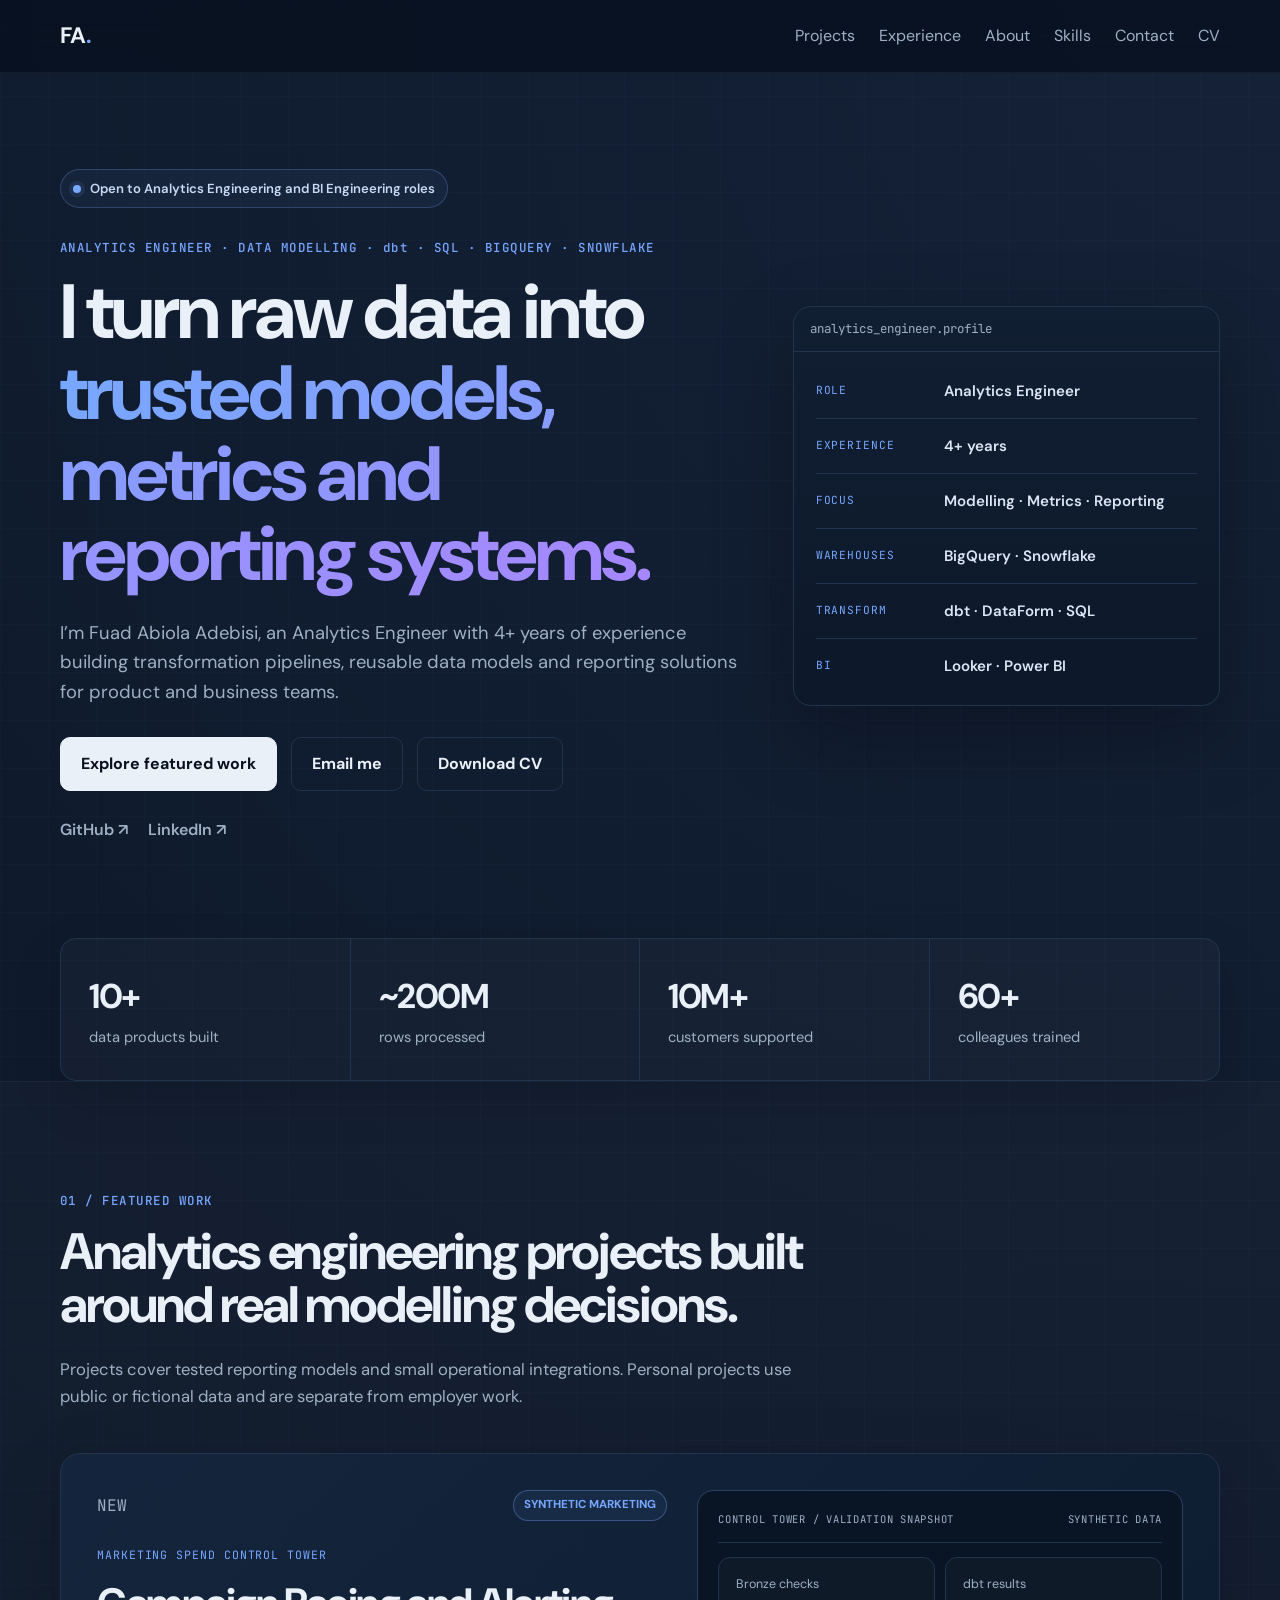
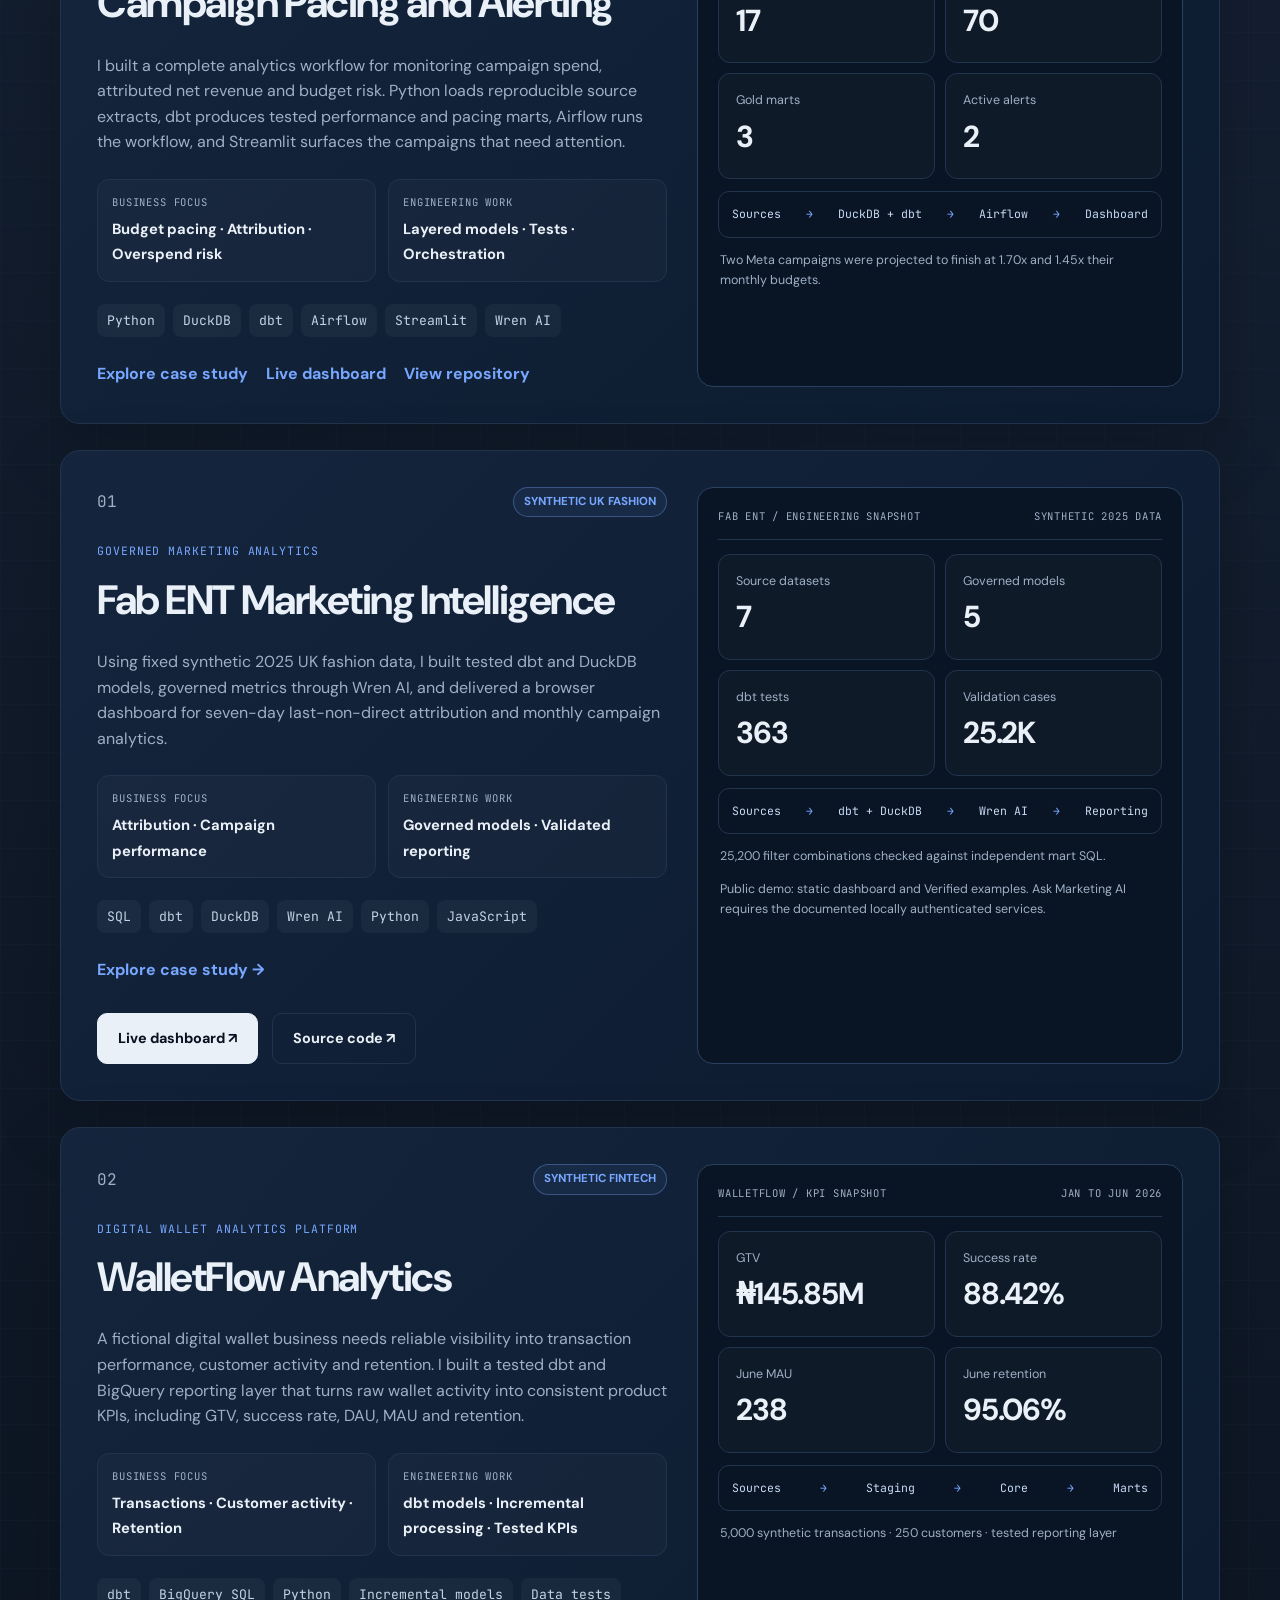
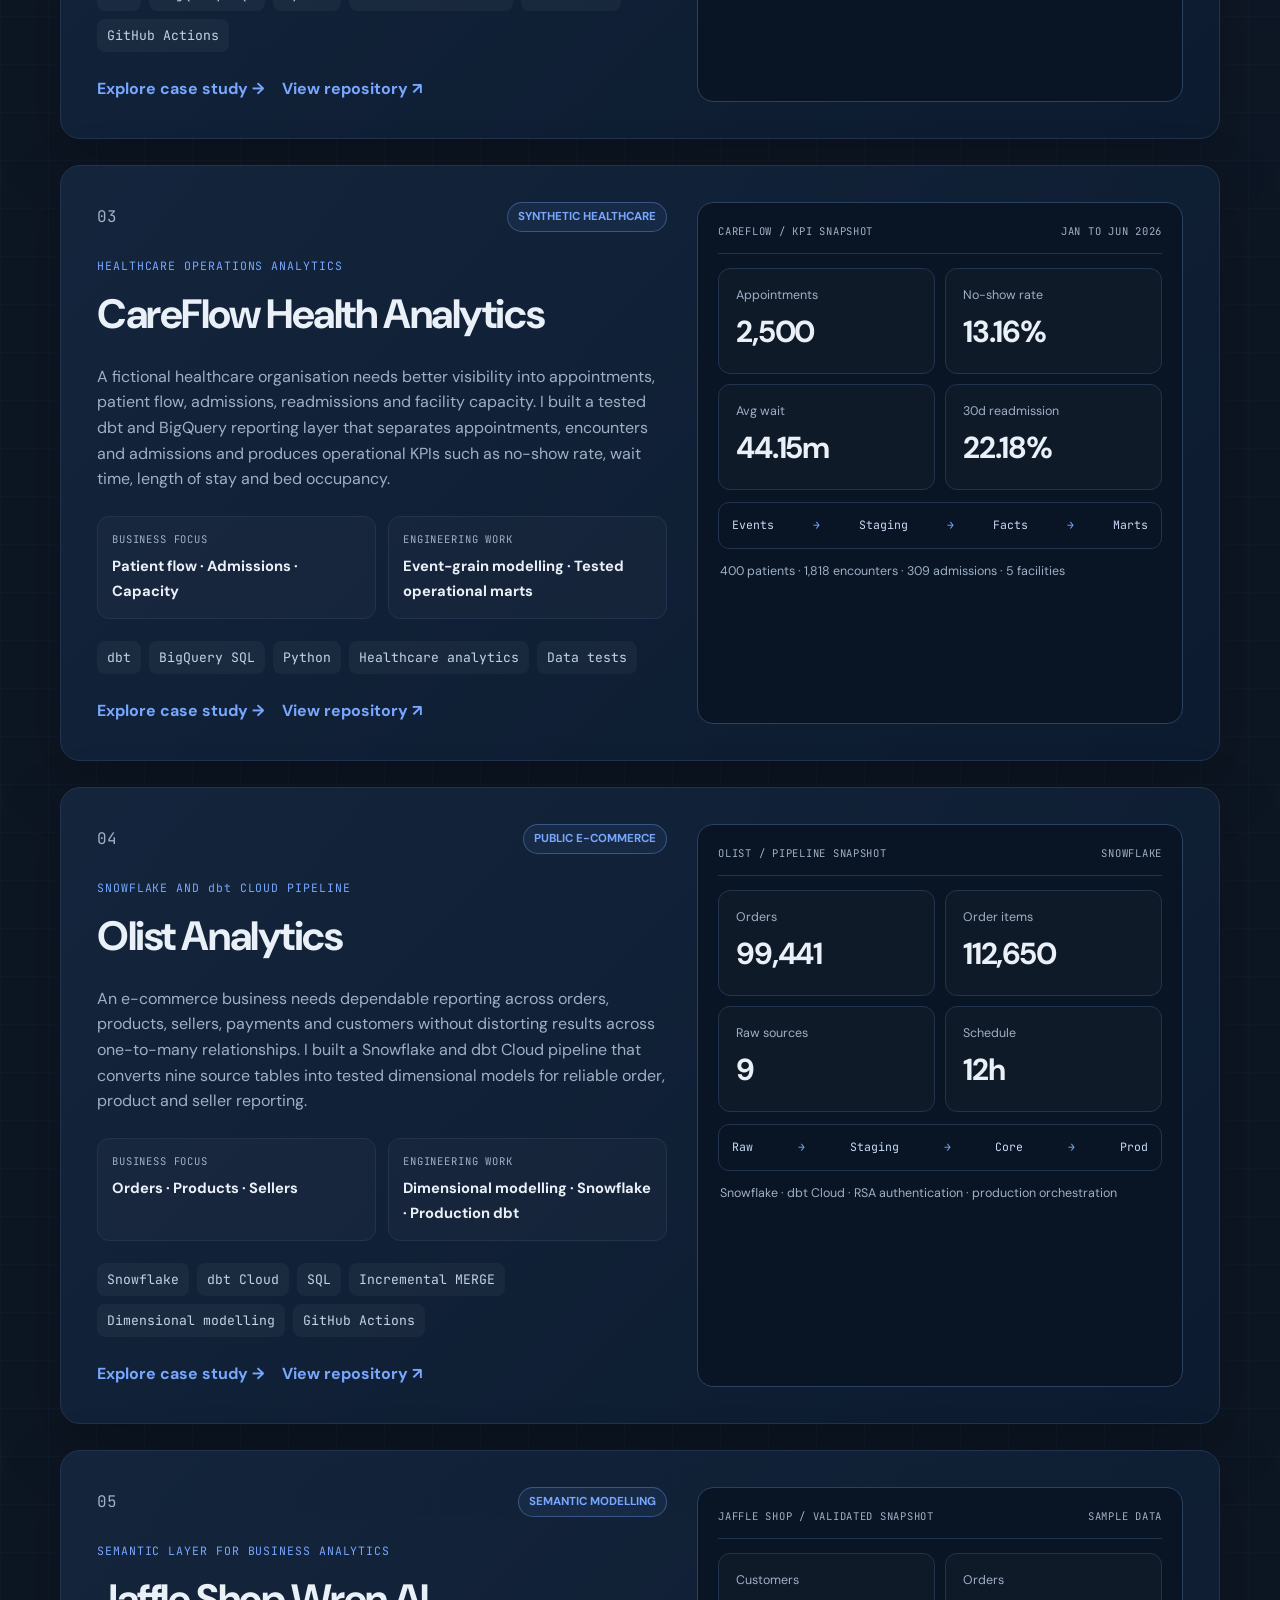
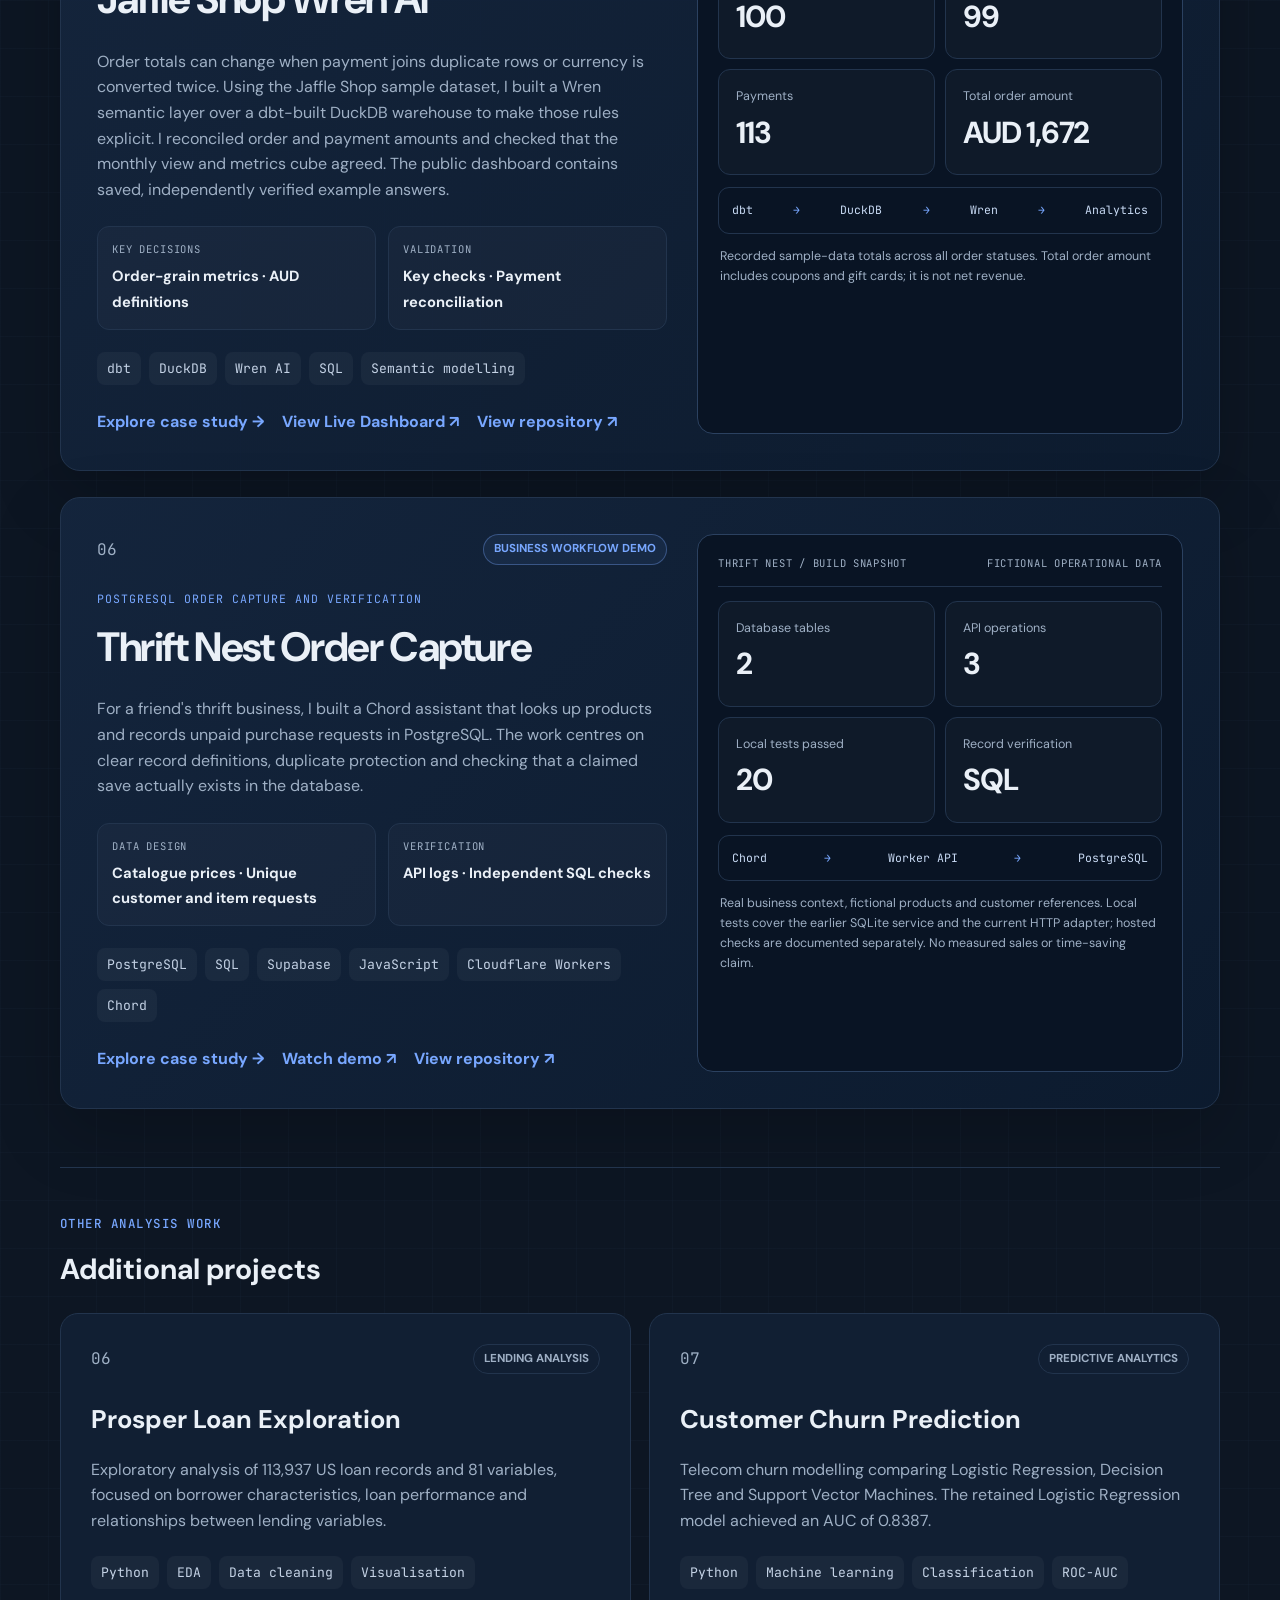
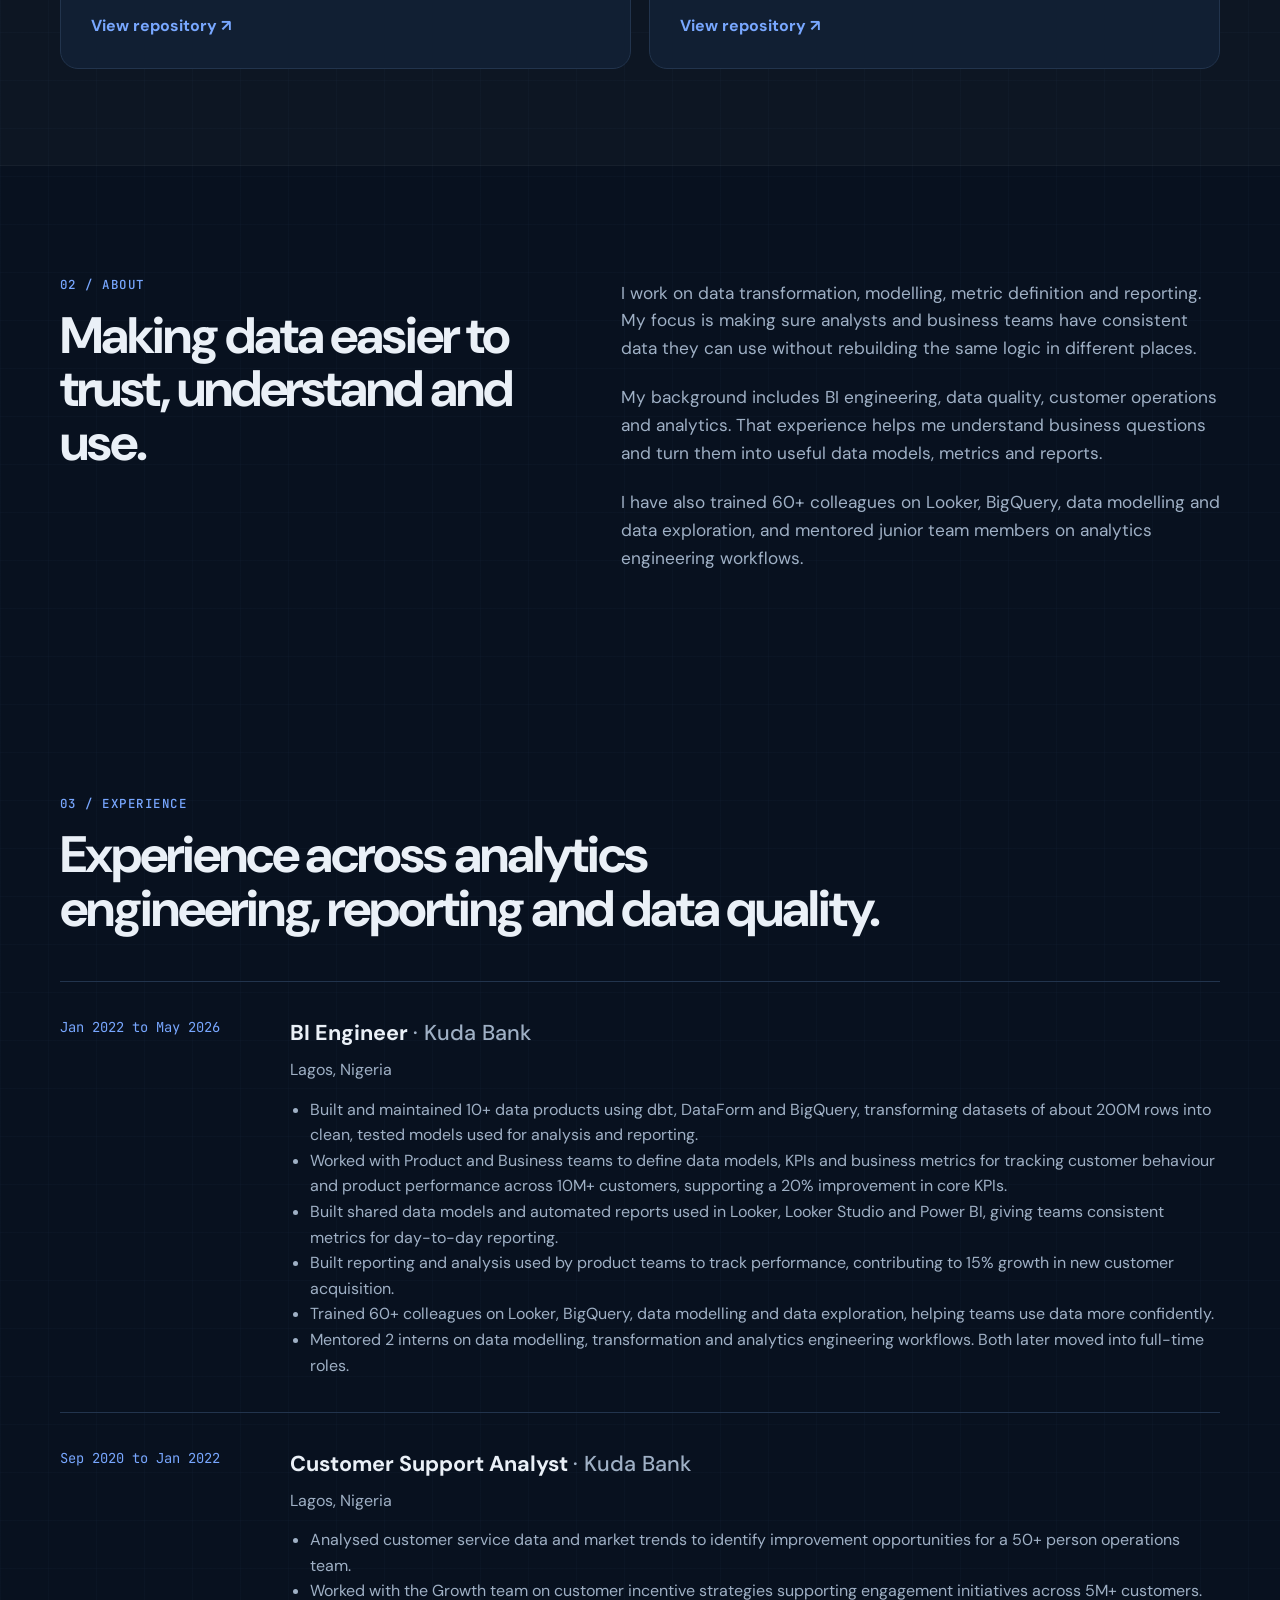
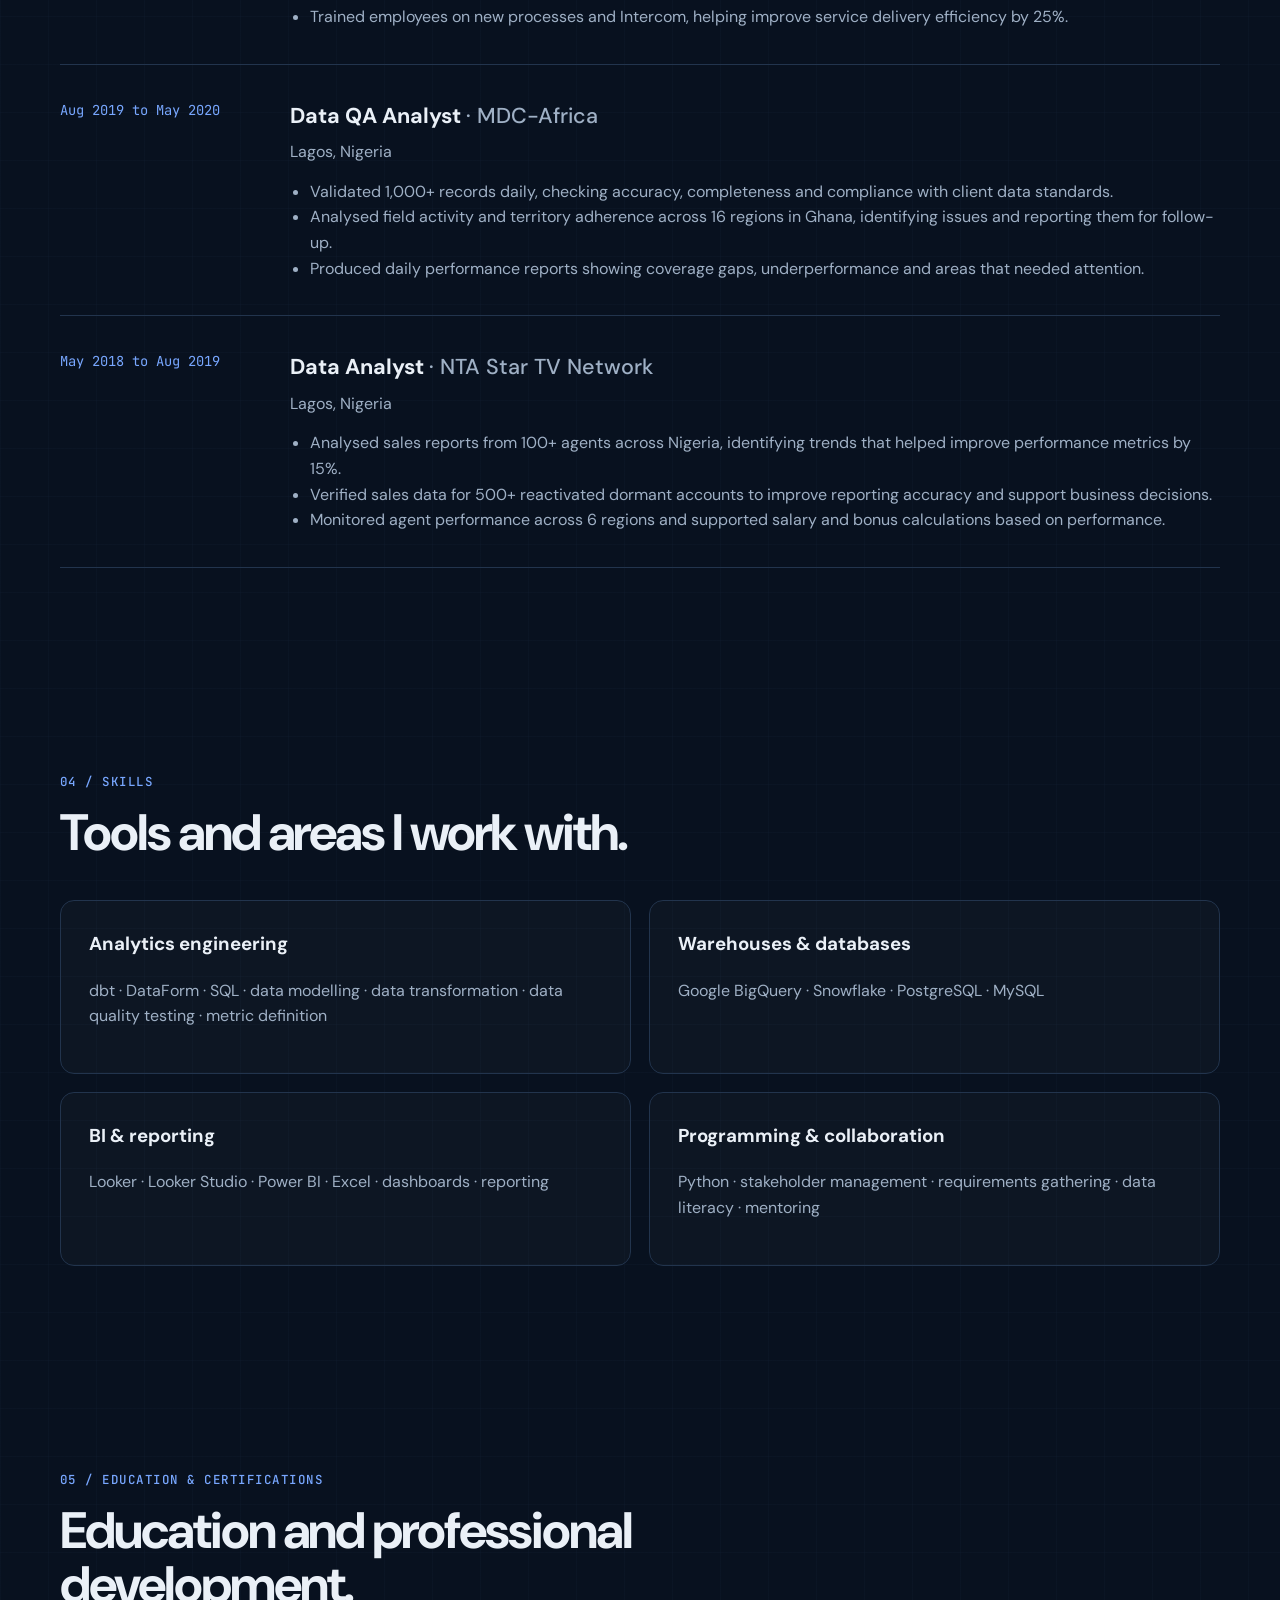
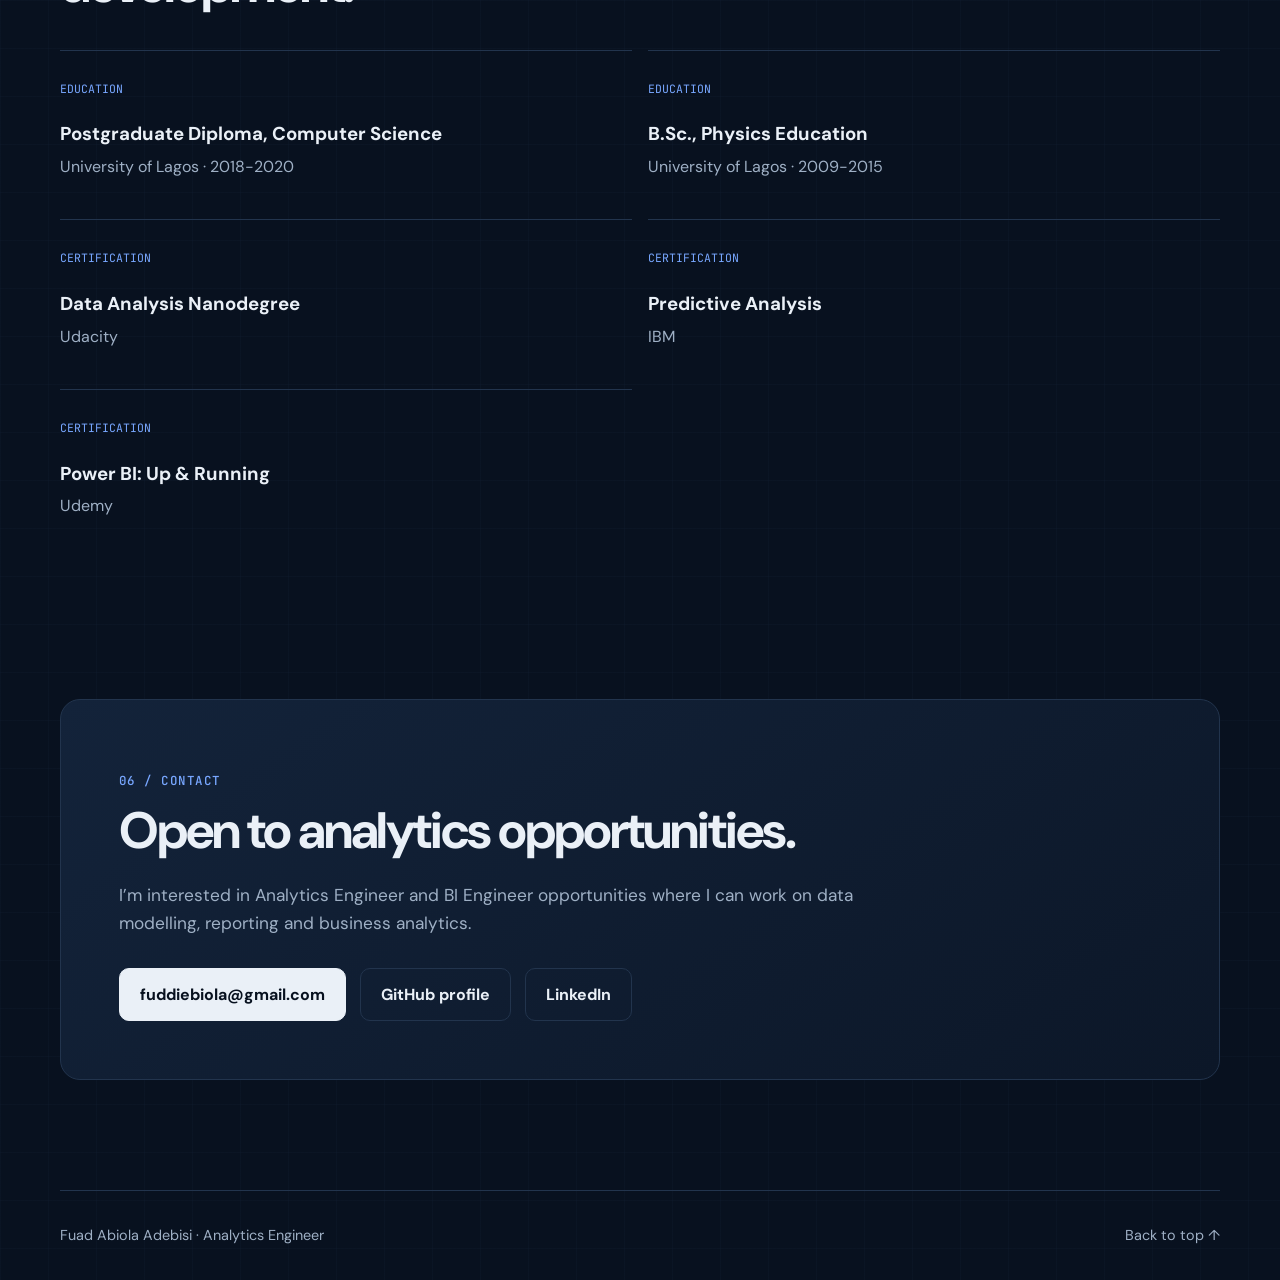
<file: index.html>
<!DOCTYPE html>
<html lang="en">
<head>
  <meta charset="UTF-8" />
  <meta name="viewport" content="width=device-width, initial-scale=1.0" />
  <meta name="description" content="Fuad Abiola Adebisi, Analytics Engineer portfolio featuring dbt, SQL, BigQuery, Snowflake, data modelling, business intelligence and analytics engineering projects." />
  <meta name="keywords" content="Analytics Engineer, dbt, BigQuery, Snowflake, SQL, DataForm, Looker, Power BI, analytics engineering, business intelligence" />
  <meta name="author" content="Fuad Abiola Adebisi" />
  <meta property="og:title" content="Fuad Adebisi | Analytics Engineer" />
  <meta property="og:description" content="Analytics Engineer portfolio covering data modelling, tested reporting layers, business intelligence and production-oriented data projects." />
  <meta property="og:type" content="website" />
  <link rel="icon" href="data:image/svg+xml,%3Csvg xmlns='http://www.w3.org/2000/svg' viewBox='0 0 40 40' %3E%3Crect width='40' height='40' rx='10' fill='%23d9ff3f'/%3E%3Ctext x='12' y='29' font-size='24' font-family='sans-serif' fill='%230b0d0f'%3EF%3C/text%3E%3C/svg%3E">
  <title>Fuad Adebisi | Analytics Engineer</title>
  <link rel="preconnect" href="https://fonts.googleapis.com" />
  <link rel="preconnect" href="https://fonts.gstatic.com" crossorigin />
  <link href="https://fonts.googleapis.com/css2?family=DM+Sans:wght@400;500;600;700&family=JetBrains+Mono:wght@400;500&display=swap" rel="stylesheet" />
  <link rel="stylesheet" href="styles.css" />
</head>
<body>
  <header class="site-header">
    <nav class="nav container" aria-label="Primary navigation">
      <a class="brand" href="#top">FA<span>.</span></a>
      <button class="menu-toggle" aria-label="Toggle navigation" aria-expanded="false">☰</button>
      <div class="nav-links">
        <a href="#projects">Projects</a>
        <a href="#experience">Experience</a>
        <a href="#about">About</a>
        <a href="#skills">Skills</a>
        <a href="#contact">Contact</a>
      </div>
    </nav>
  </header>

  <main id="top">
    <section class="hero container section">
      <div class="hero-copy reveal">
        <div class="availability"><span class="availability-dot" aria-hidden="true"></span>Open to Analytics Engineering and BI Engineering roles</div>
        <p class="eyebrow">ANALYTICS ENGINEER · DATA MODELLING · dbt · SQL · BIGQUERY · SNOWFLAKE</p>
        <h1>I turn raw data into <span>trusted models, metrics and reporting systems.</span></h1>
        <p class="hero-text">I’m Fuad Abiola Adebisi, an Analytics Engineer with 4+ years of experience building transformation pipelines, reusable data models and reporting solutions for product and business teams.</p>
        <div class="hero-actions">
          <a class="button primary" href="#projects">Explore featured work</a>
          <a class="button secondary" href="mailto:fuddiebiola@gmail.com">Email me</a>
        </div>
        <div class="social-row">
          <a href="https://github.com/Fuddie" target="_blank" rel="noreferrer">GitHub ↗</a>
          <a href="https://www.linkedin.com/in/fuad-adebisi/" target="_blank" rel="noreferrer">LinkedIn ↗</a>
        </div>
      </div>

      <aside class="hero-panel reveal" aria-label="Career profile">
        <div class="code-label">analytics_engineer.profile</div>
        <div class="profile-panel">
          <div class="profile-row"><span>ROLE</span><strong>Analytics Engineer</strong></div>
          <div class="profile-row"><span>EXPERIENCE</span><strong>4+ years</strong></div>
          <div class="profile-row"><span>FOCUS</span><strong>Modelling · Metrics · Reporting</strong></div>
          <div class="profile-row"><span>WAREHOUSES</span><strong>BigQuery · Snowflake</strong></div>
          <div class="profile-row"><span>TRANSFORM</span><strong>dbt · DataForm · SQL</strong></div>
          <div class="profile-row"><span>BI</span><strong>Looker · Power BI</strong></div>
        </div>
      </aside>
    </section>

    <section class="metrics container reveal" aria-label="Professional impact">
      <article><strong>10+</strong><span>data products built</span></article>
      <article><strong>~200M</strong><span>rows processed</span></article>
      <article><strong>10M+</strong><span>customers supported</span></article>
      <article><strong>60+</strong><span>colleagues trained</span></article>
    </section>

    <section id="projects" class="section projects-section">
      <div class="container">
        <div class="section-heading reveal project-heading">
          <p class="eyebrow">01 / FEATURED WORK</p>
          <h2>Analytics engineering projects built around real modelling decisions.</h2>
          <p class="section-intro">Projects cover tested reporting models and small operational integrations. Personal projects use public or fictional data and are separate from employer work.</p>
        </div>

        <div class="featured-work">
          <article class="featured-project reveal" aria-labelledby="control-tower-project-title">
            <div class="featured-project-copy">
              <div class="project-topline"><span class="project-number">NEW</span><span class="badge">SYNTHETIC MARKETING</span></div>
              <p class="project-kicker">MARKETING SPEND CONTROL TOWER</p>
              <h3 id="control-tower-project-title">Campaign Pacing and Alerting</h3>
              <p>I built a complete analytics workflow for monitoring campaign spend, attributed net revenue and budget risk. Python loads reproducible source extracts, dbt produces tested performance and pacing marts, Airflow runs the workflow, and Streamlit surfaces the campaigns that need attention.</p>
              <div class="decision-strip">
                <div><span>BUSINESS FOCUS</span><strong>Budget pacing · Attribution · Overspend risk</strong></div>
                <div><span>ENGINEERING WORK</span><strong>Layered models · Tests · Orchestration</strong></div>
              </div>
              <div class="tags"><span>Python</span><span>DuckDB</span><span>dbt</span><span>Airflow</span><span>Streamlit</span><span>Wren AI</span></div>
              <div class="project-links">
                <a href="marketing-spend-control-tower.html">Explore case study</a>
                <a href="marketing-spend-dashboard.html">Live dashboard</a>
                <a href="https://github.com/Fuddie/marketing-spend-control-tower" target="_blank" rel="noopener noreferrer">View repository</a>
              </div>
            </div>
            <div class="project-preview" role="group" aria-label="Marketing Spend Control Tower validation snapshot">
              <div class="preview-head"><span>CONTROL TOWER / VALIDATION SNAPSHOT</span><span>SYNTHETIC DATA</span></div>
              <div class="preview-kpis">
                <div><span>Bronze checks</span><strong>17</strong></div>
                <div><span>dbt results</span><strong>70</strong></div>
                <div><span>Gold marts</span><strong>3</strong></div>
                <div><span>Active alerts</span><strong>2</strong></div>
              </div>
              <div class="pipeline-preview"><span>Sources</span><i aria-hidden="true">&rarr;</i><span>DuckDB + dbt</span><i aria-hidden="true">&rarr;</i><span>Airflow</span><i aria-hidden="true">&rarr;</i><span>Dashboard</span></div>
              <p class="preview-note">Two Meta campaigns were projected to finish at 1.70x and 1.45x their monthly budgets.</p>
            </div>
          </article>

          <article class="featured-project reveal fab-project" aria-labelledby="fab-project-title">
            <div class="featured-project-copy">
              <div class="project-topline"><span class="project-number">01</span><span class="badge">SYNTHETIC UK FASHION</span></div>
              <p class="project-kicker">GOVERNED MARKETING ANALYTICS</p>
              <h3 id="fab-project-title">Fab ENT Marketing Intelligence</h3>
              <p>Using fixed synthetic 2025 UK fashion data, I built tested dbt and DuckDB models, governed metrics through Wren AI, and delivered a browser dashboard for seven-day last-non-direct attribution and monthly campaign analytics.</p>
              <div class="decision-strip">
                <div><span>BUSINESS FOCUS</span><strong>Attribution · Campaign performance</strong></div>
                <div><span>ENGINEERING WORK</span><strong>Governed models · Validated reporting</strong></div>
              </div>
              <div class="tags"><span>SQL</span><span>dbt</span><span>DuckDB</span><span>Wren AI</span><span>Python</span><span>JavaScript</span></div>
              <div class="project-links"><a href="fab-ent.html">Explore case study →</a></div>
              <div class="hero-actions">
                <a class="button primary" href="https://fuddie.github.io/fab-ent-marketing-intelligence/" target="_blank" rel="noopener noreferrer">Live dashboard ↗</a>
                <a class="button secondary" href="https://github.com/Fuddie/fab-ent-marketing-intelligence" target="_blank" rel="noopener noreferrer">Source code ↗</a>
              </div>
            </div>
            <div class="project-preview" role="group" aria-label="Fab ENT engineering metric preview">
              <div class="preview-head"><span>FAB ENT / ENGINEERING SNAPSHOT</span><span>SYNTHETIC 2025 DATA</span></div>
              <div class="preview-kpis">
                <div><span>Source datasets</span><strong>7</strong></div>
                <div><span>Governed models</span><strong>5</strong></div>
                <div><span>dbt tests</span><strong>363</strong></div>
                <div><span>Validation cases</span><strong>25.2K</strong></div>
              </div>
              <div class="pipeline-preview"><span>Sources</span><i aria-hidden="true">&rarr;</i><span>dbt + DuckDB</span><i aria-hidden="true">&rarr;</i><span>Wren AI</span><i aria-hidden="true">&rarr;</i><span>Reporting</span></div>
              <p class="preview-note">25,200 filter combinations checked against independent mart SQL.</p>
              <p class="preview-note">Public demo: static dashboard and Verified examples. Ask Marketing AI requires the documented locally authenticated services.</p>
            </div>
          </article>

          <article class="featured-project reveal">
            <div class="featured-project-copy">
              <div class="project-topline"><span class="project-number">02</span><span class="badge">SYNTHETIC FINTECH</span></div>
              <p class="project-kicker">DIGITAL WALLET ANALYTICS PLATFORM</p>
              <h3>WalletFlow Analytics</h3>
              <p>A fictional digital wallet business needs reliable visibility into transaction performance, customer activity and retention. I built a tested dbt and BigQuery reporting layer that turns raw wallet activity into consistent product KPIs, including GTV, success rate, DAU, MAU and retention.</p>
              <div class="decision-strip">
                <div><span>BUSINESS FOCUS</span><strong>Transactions · Customer activity · Retention</strong></div>
                <div><span>ENGINEERING WORK</span><strong>dbt models · Incremental processing · Tested KPIs</strong></div>
              </div>
              <div class="tags"><span>dbt</span><span>BigQuery SQL</span><span>Python</span><span>Incremental models</span><span>Data tests</span><span>GitHub Actions</span></div>
              <div class="project-links">
                <a href="walletflow.html">Explore case study →</a>
                <a href="https://github.com/Fuddie/walletflow-analytics" target="_blank" rel="noreferrer">View repository ↗</a>
              </div>
            </div>
            <div class="project-preview" role="group" aria-label="WalletFlow metric preview">
              <div class="preview-head"><span>WALLETFLOW / KPI SNAPSHOT</span><span>JAN TO JUN 2026</span></div>
              <div class="preview-kpis">
                <div><span>GTV</span><strong>₦145.85M</strong></div>
                <div><span>Success rate</span><strong>88.42%</strong></div>
                <div><span>June MAU</span><strong>238</strong></div>
                <div><span>June retention</span><strong>95.06%</strong></div>
              </div>
              <div class="pipeline-preview"><span>Sources</span><i>→</i><span>Staging</span><i>→</i><span>Core</span><i>→</i><span>Marts</span></div>
              <p class="preview-note">5,000 synthetic transactions · 250 customers · tested reporting layer</p>
            </div>
          </article>

          <article class="featured-project reveal">
            <div class="featured-project-copy">
              <div class="project-topline"><span class="project-number">03</span><span class="badge">SYNTHETIC HEALTHCARE</span></div>
              <p class="project-kicker">HEALTHCARE OPERATIONS ANALYTICS</p>
              <h3>CareFlow Health Analytics</h3>
              <p>A fictional healthcare organisation needs better visibility into appointments, patient flow, admissions, readmissions and facility capacity. I built a tested dbt and BigQuery reporting layer that separates appointments, encounters and admissions and produces operational KPIs such as no-show rate, wait time, length of stay and bed occupancy.</p>
              <div class="decision-strip">
                <div><span>BUSINESS FOCUS</span><strong>Patient flow · Admissions · Capacity</strong></div>
                <div><span>ENGINEERING WORK</span><strong>Event-grain modelling · Tested operational marts</strong></div>
              </div>
              <div class="tags"><span>dbt</span><span>BigQuery SQL</span><span>Python</span><span>Healthcare analytics</span><span>Data tests</span></div>
              <div class="project-links">
                <a href="careflow.html">Explore case study →</a>
                <a href="https://github.com/Fuddie/careflow-health-analytics" target="_blank" rel="noreferrer">View repository ↗</a>
              </div>
            </div>
            <div class="project-preview" role="group" aria-label="CareFlow metric preview">
              <div class="preview-head"><span>CAREFLOW / KPI SNAPSHOT</span><span>JAN TO JUN 2026</span></div>
              <div class="preview-kpis">
                <div><span>Appointments</span><strong>2,500</strong></div>
                <div><span>No-show rate</span><strong>13.16%</strong></div>
                <div><span>Avg wait</span><strong>44.15m</strong></div>
                <div><span>30d readmission</span><strong>22.18%</strong></div>
              </div>
              <div class="pipeline-preview"><span>Events</span><i>→</i><span>Staging</span><i>→</i><span>Facts</span><i>→</i><span>Marts</span></div>
              <p class="preview-note">400 patients · 1,818 encounters · 309 admissions · 5 facilities</p>
            </div>
          </article>

          <article class="featured-project reveal">
            <div class="featured-project-copy">
              <div class="project-topline"><span class="project-number">04</span><span class="badge">PUBLIC E-COMMERCE</span></div>
              <p class="project-kicker">SNOWFLAKE AND dbt CLOUD PIPELINE</p>
              <h3>Olist Analytics</h3>
              <p>An e-commerce business needs dependable reporting across orders, products, sellers, payments and customers without distorting results across one-to-many relationships. I built a Snowflake and dbt Cloud pipeline that converts nine source tables into tested dimensional models for reliable order, product and seller reporting.</p>
              <div class="decision-strip">
                <div><span>BUSINESS FOCUS</span><strong>Orders · Products · Sellers</strong></div>
                <div><span>ENGINEERING WORK</span><strong>Dimensional modelling · Snowflake · Production dbt</strong></div>
              </div>
              <div class="tags"><span>Snowflake</span><span>dbt Cloud</span><span>SQL</span><span>Incremental MERGE</span><span>Dimensional modelling</span><span>GitHub Actions</span></div>
              <div class="project-links">
                <a href="olist.html">Explore case study →</a>
                <a href="https://github.com/Fuddie/olist-analytics" target="_blank" rel="noreferrer">View repository ↗</a>
              </div>
            </div>
            <div class="project-preview" role="group" aria-label="Olist Analytics project preview">
              <div class="preview-head"><span>OLIST / PIPELINE SNAPSHOT</span><span>SNOWFLAKE</span></div>
              <div class="preview-kpis">
                <div><span>Orders</span><strong>99,441</strong></div>
                <div><span>Order items</span><strong>112,650</strong></div>
                <div><span>Raw sources</span><strong>9</strong></div>
                <div><span>Schedule</span><strong>12h</strong></div>
              </div>
              <div class="pipeline-preview"><span>Raw</span><i>→</i><span>Staging</span><i>→</i><span>Core</span><i>→</i><span>Prod</span></div>
              <p class="preview-note">Snowflake · dbt Cloud · RSA authentication · production orchestration</p>
            </div>
          </article>

          <article class="featured-project reveal">
            <div class="featured-project-copy">
              <div class="project-topline"><span class="project-number">05</span><span class="badge">SEMANTIC MODELLING</span></div>
              <p class="project-kicker">SEMANTIC LAYER FOR BUSINESS ANALYTICS</p>
              <h3>Jaffle Shop Wren AI</h3>
              <p>Order totals can change when payment joins duplicate rows or currency is converted twice. Using the Jaffle Shop sample dataset, I built a Wren semantic layer over a dbt-built DuckDB warehouse to make those rules explicit. I reconciled order and payment amounts and checked that the monthly view and metrics cube agreed. The public dashboard contains saved, independently verified example answers.</p>
              <div class="decision-strip">
                <div><span>KEY DECISIONS</span><strong>Order-grain metrics · AUD definitions</strong></div>
                <div><span>VALIDATION</span><strong>Key checks · Payment reconciliation</strong></div>
              </div>
              <div class="tags"><span>dbt</span><span>DuckDB</span><span>Wren AI</span><span>SQL</span><span>Semantic modelling</span></div>
              <div class="project-links">
                <a href="jaffle-wren.html">Explore case study →</a>
                <a class="live-dashboard-link" href="https://fuddie.github.io/jaffle-shop-wren-ai/" target="_blank" rel="noopener noreferrer">View Live Dashboard &#8599;</a>
                <a href="https://github.com/Fuddie/jaffle-shop-wren-ai" target="_blank" rel="noopener noreferrer">View repository ↗</a>
              </div>
            </div>
            <div class="project-preview" role="group" aria-label="Jaffle Shop validated metric preview">
              <div class="preview-head"><span>JAFFLE SHOP / VALIDATED SNAPSHOT</span><span>SAMPLE DATA</span></div>
              <div class="preview-kpis">
                <div><span>Customers</span><strong>100</strong></div>
                <div><span>Orders</span><strong>99</strong></div>
                <div><span>Payments</span><strong>113</strong></div>
                <div><span>Total order amount</span><strong>AUD 1,672</strong></div>
              </div>
              <div class="pipeline-preview"><span>dbt</span><i aria-hidden="true">→</i><span>DuckDB</span><i aria-hidden="true">→</i><span>Wren</span><i aria-hidden="true">→</i><span>Analytics</span></div>
              <p class="preview-note">Recorded sample-data totals across all order statuses. Total order amount includes coupons and gift cards; it is not net revenue.</p>
            </div>
          </article>

          <article class="featured-project reveal" aria-labelledby="thrift-project-title">
            <div class="featured-project-copy">
              <div class="project-topline"><span class="project-number">06</span><span class="badge">BUSINESS WORKFLOW DEMO</span></div>
              <p class="project-kicker">POSTGRESQL ORDER CAPTURE AND VERIFICATION</p>
              <h3 id="thrift-project-title">Thrift Nest Order Capture</h3>
              <p>For a friend's thrift business, I built a Chord assistant that looks up products and records unpaid purchase requests in PostgreSQL. The work centres on clear record definitions, duplicate protection and checking that a claimed save actually exists in the database.</p>
              <div class="decision-strip">
                <div><span>DATA DESIGN</span><strong>Catalogue prices · Unique customer and item requests</strong></div>
                <div><span>VERIFICATION</span><strong>API logs · Independent SQL checks</strong></div>
              </div>
              <div class="tags"><span>PostgreSQL</span><span>SQL</span><span>Supabase</span><span>JavaScript</span><span>Cloudflare Workers</span><span>Chord</span></div>
              <div class="project-links">
                <a href="thrift-nest.html">Explore case study →</a>
                <a href="https://www.loom.com/share/fb9b9580a6564d639bbef2b03889834c" target="_blank" rel="noopener noreferrer">Watch demo ↗</a>
                <a href="https://github.com/Fuddie/thrift-nest-chord" target="_blank" rel="noopener noreferrer">View repository ↗</a>
              </div>
            </div>
            <div class="project-preview" role="group" aria-label="Thrift Nest engineering checks">
              <div class="preview-head"><span>THRIFT NEST / BUILD SNAPSHOT</span><span>FICTIONAL OPERATIONAL DATA</span></div>
              <div class="preview-kpis">
                <div><span>Database tables</span><strong>2</strong></div>
                <div><span>API operations</span><strong>3</strong></div>
                <div><span>Local tests passed</span><strong>20</strong></div>
                <div><span>Record verification</span><strong>SQL</strong></div>
              </div>
              <div class="pipeline-preview"><span>Chord</span><i aria-hidden="true">→</i><span>Worker API</span><i aria-hidden="true">→</i><span>PostgreSQL</span></div>
              <p class="preview-note">Real business context, fictional products and customer references. Local tests cover the earlier SQLite service and the current HTTP adapter; hosted checks are documented separately. No measured sales or time-saving claim.</p>
            </div>
          </article>
        </div>

        <div class="supporting-work reveal">
          <div class="supporting-heading">
            <p class="eyebrow">OTHER ANALYSIS WORK</p>
            <h3>Additional projects</h3>
          </div>
          <div class="supporting-grid">
            <article class="project-card">
              <div class="project-topline"><span class="project-number">06</span><span class="badge muted">LENDING ANALYSIS</span></div>
              <h3>Prosper Loan Exploration</h3>
              <p>Exploratory analysis of 113,937 US loan records and 81 variables, focused on borrower characteristics, loan performance and relationships between lending variables.</p>
              <div class="tags"><span>Python</span><span>EDA</span><span>Data cleaning</span><span>Visualisation</span></div>
              <div class="project-links"><a href="https://github.com/Fuddie/prosperloan" target="_blank" rel="noreferrer">View repository ↗</a></div>
            </article>

            <article class="project-card">
              <div class="project-topline"><span class="project-number">07</span><span class="badge muted">PREDICTIVE ANALYTICS</span></div>
              <h3>Customer Churn Prediction</h3>
              <p>Telecom churn modelling comparing Logistic Regression, Decision Tree and Support Vector Machines. The retained Logistic Regression model achieved an AUC of 0.8387.</p>
              <div class="tags"><span>Python</span><span>Machine learning</span><span>Classification</span><span>ROC-AUC</span></div>
              <div class="project-links"><a href="https://github.com/Fuddie/Churn-prediction-project" target="_blank" rel="noreferrer">View repository ↗</a></div>
            </article>
          </div>
        </div>
      </div>
    </section>

    <section id="about" class="section container split-section">
      <div class="section-heading reveal">
        <p class="eyebrow">02 / ABOUT</p>
        <h2>Making data easier to trust, understand and use.</h2>
      </div>
      <div class="section-copy reveal">
        <p>I work on data transformation, modelling, metric definition and reporting. My focus is making sure analysts and business teams have consistent data they can use without rebuilding the same logic in different places.</p>
        <p>My background includes BI engineering, data quality, customer operations and analytics. That experience helps me understand business questions and turn them into useful data models, metrics and reports.</p>
        <p>I have also trained 60+ colleagues on Looker, BigQuery, data modelling and data exploration, and mentored junior team members on analytics engineering workflows.</p>
      </div>
    </section>

    <section id="experience" class="section container">
      <div class="section-heading reveal">
        <p class="eyebrow">03 / EXPERIENCE</p>
        <h2>Experience across analytics engineering, reporting and data quality.</h2>
      </div>

      <div class="timeline">
        <article class="timeline-item reveal">
          <div class="timeline-date">Jan 2022 to May 2026</div>
          <div>
            <h3>BI Engineer <span>· Kuda Bank</span></h3>
            <p class="location">Lagos, Nigeria</p>
            <ul>
              <li>Built and maintained 10+ data products using dbt, DataForm and BigQuery, transforming datasets of about 200M rows into clean, tested models used for analysis and reporting.</li>
              <li>Worked with Product and Business teams to define data models, KPIs and business metrics for tracking customer behaviour and product performance across 10M+ customers, supporting a 20% improvement in core KPIs.</li>
              <li>Built shared data models and automated reports used in Looker, Looker Studio and Power BI, giving teams consistent metrics for day-to-day reporting.</li>
              <li>Built reporting and analysis used by product teams to track performance, contributing to 15% growth in new customer acquisition.</li>
              <li>Trained 60+ colleagues on Looker, BigQuery, data modelling and data exploration, helping teams use data more confidently.</li>
              <li>Mentored 2 interns on data modelling, transformation and analytics engineering workflows. Both later moved into full-time roles.</li>
            </ul>
          </div>
        </article>

        <article class="timeline-item reveal">
          <div class="timeline-date">Sep 2020 to Jan 2022</div>
          <div>
            <h3>Customer Support Analyst <span>· Kuda Bank</span></h3>
            <p class="location">Lagos, Nigeria</p>
            <ul>
              <li>Analysed customer service data and market trends to identify improvement opportunities for a 50+ person operations team.</li>
              <li>Worked with the Growth team on customer incentive strategies supporting engagement initiatives across 5M+ customers.</li>
              <li>Trained employees on new processes and Intercom, helping improve service delivery efficiency by 25%.</li>
            </ul>
          </div>
        </article>

        <article class="timeline-item reveal">
          <div class="timeline-date">Aug 2019 to May 2020</div>
          <div>
            <h3>Data QA Analyst <span>· MDC-Africa</span></h3>
            <p class="location">Lagos, Nigeria</p>
            <ul>
              <li>Validated 1,000+ records daily, checking accuracy, completeness and compliance with client data standards.</li>
              <li>Analysed field activity and territory adherence across 16 regions in Ghana, identifying issues and reporting them for follow-up.</li>
              <li>Produced daily performance reports showing coverage gaps, underperformance and areas that needed attention.</li>
            </ul>
          </div>
        </article>

        <article class="timeline-item reveal">
          <div class="timeline-date">May 2018 to Aug 2019</div>
          <div>
            <h3>Data Analyst <span>· NTA Star TV Network</span></h3>
            <p class="location">Lagos, Nigeria</p>
            <ul>
              <li>Analysed sales reports from 100+ agents across Nigeria, identifying trends that helped improve performance metrics by 15%.</li>
              <li>Verified sales data for 500+ reactivated dormant accounts to improve reporting accuracy and support business decisions.</li>
              <li>Monitored agent performance across 6 regions and supported salary and bonus calculations based on performance.</li>
            </ul>
          </div>
        </article>
      </div>
    </section>

    <section id="skills" class="section container">
      <div class="section-heading reveal">
        <p class="eyebrow">04 / SKILLS</p>
        <h2>Tools and areas I work with.</h2>
      </div>
      <div class="skills-grid">
        <article class="skill-card reveal"><h3>Analytics engineering</h3><p>dbt · DataForm · SQL · data modelling · data transformation · data quality testing · metric definition</p></article>
        <article class="skill-card reveal"><h3>Warehouses & databases</h3><p>Google BigQuery · Snowflake · PostgreSQL · MySQL</p></article>
        <article class="skill-card reveal"><h3>BI & reporting</h3><p>Looker · Looker Studio · Power BI · Excel · dashboards · reporting</p></article>
        <article class="skill-card reveal"><h3>Programming & collaboration</h3><p>Python · stakeholder management · requirements gathering · data literacy · mentoring</p></article>
      </div>
    </section>

    <section class="section container credentials">
      <div class="section-heading reveal">
        <p class="eyebrow">05 / EDUCATION & CERTIFICATIONS</p>
        <h2>Education and professional development.</h2>
      </div>
      <div class="credential-grid reveal">
        <div><span class="credential-type">EDUCATION</span><h3>Postgraduate Diploma, Computer Science</h3><p>University of Lagos · 2018-2020</p></div>
        <div><span class="credential-type">EDUCATION</span><h3>B.Sc., Physics Education</h3><p>University of Lagos · 2009-2015</p></div>
        <div><span class="credential-type">CERTIFICATION</span><h3>Data Analysis Nanodegree</h3><p>Udacity</p></div>
        <div><span class="credential-type">CERTIFICATION</span><h3>Predictive Analysis</h3><p>IBM</p></div>
        <div><span class="credential-type">CERTIFICATION</span><h3>Power BI: Up & Running</h3><p>Udemy</p></div>
      </div>
    </section>

    <section id="contact" class="section contact-section">
      <div class="container contact-card reveal">
        <p class="eyebrow">06 / CONTACT</p>
        <h2>Open to analytics opportunities.</h2>
        <p>I’m interested in Analytics Engineer and BI Engineer opportunities where I can work on data modelling, reporting and business analytics.</p>
        <div class="hero-actions">
          <a class="button primary" href="mailto:fuddiebiola@gmail.com">fuddiebiola@gmail.com</a>
          <a class="button secondary" href="https://github.com/Fuddie" target="_blank" rel="noreferrer">GitHub profile</a>
        </div>
      </div>
    </section>
  </main>

  <footer class="footer container">
    <p>Fuad Abiola Adebisi · Analytics Engineer</p>
    <a href="#top">Back to top ↑</a>
  </footer>

  <script src="script.js"></script>
</body>
</html>
</file>
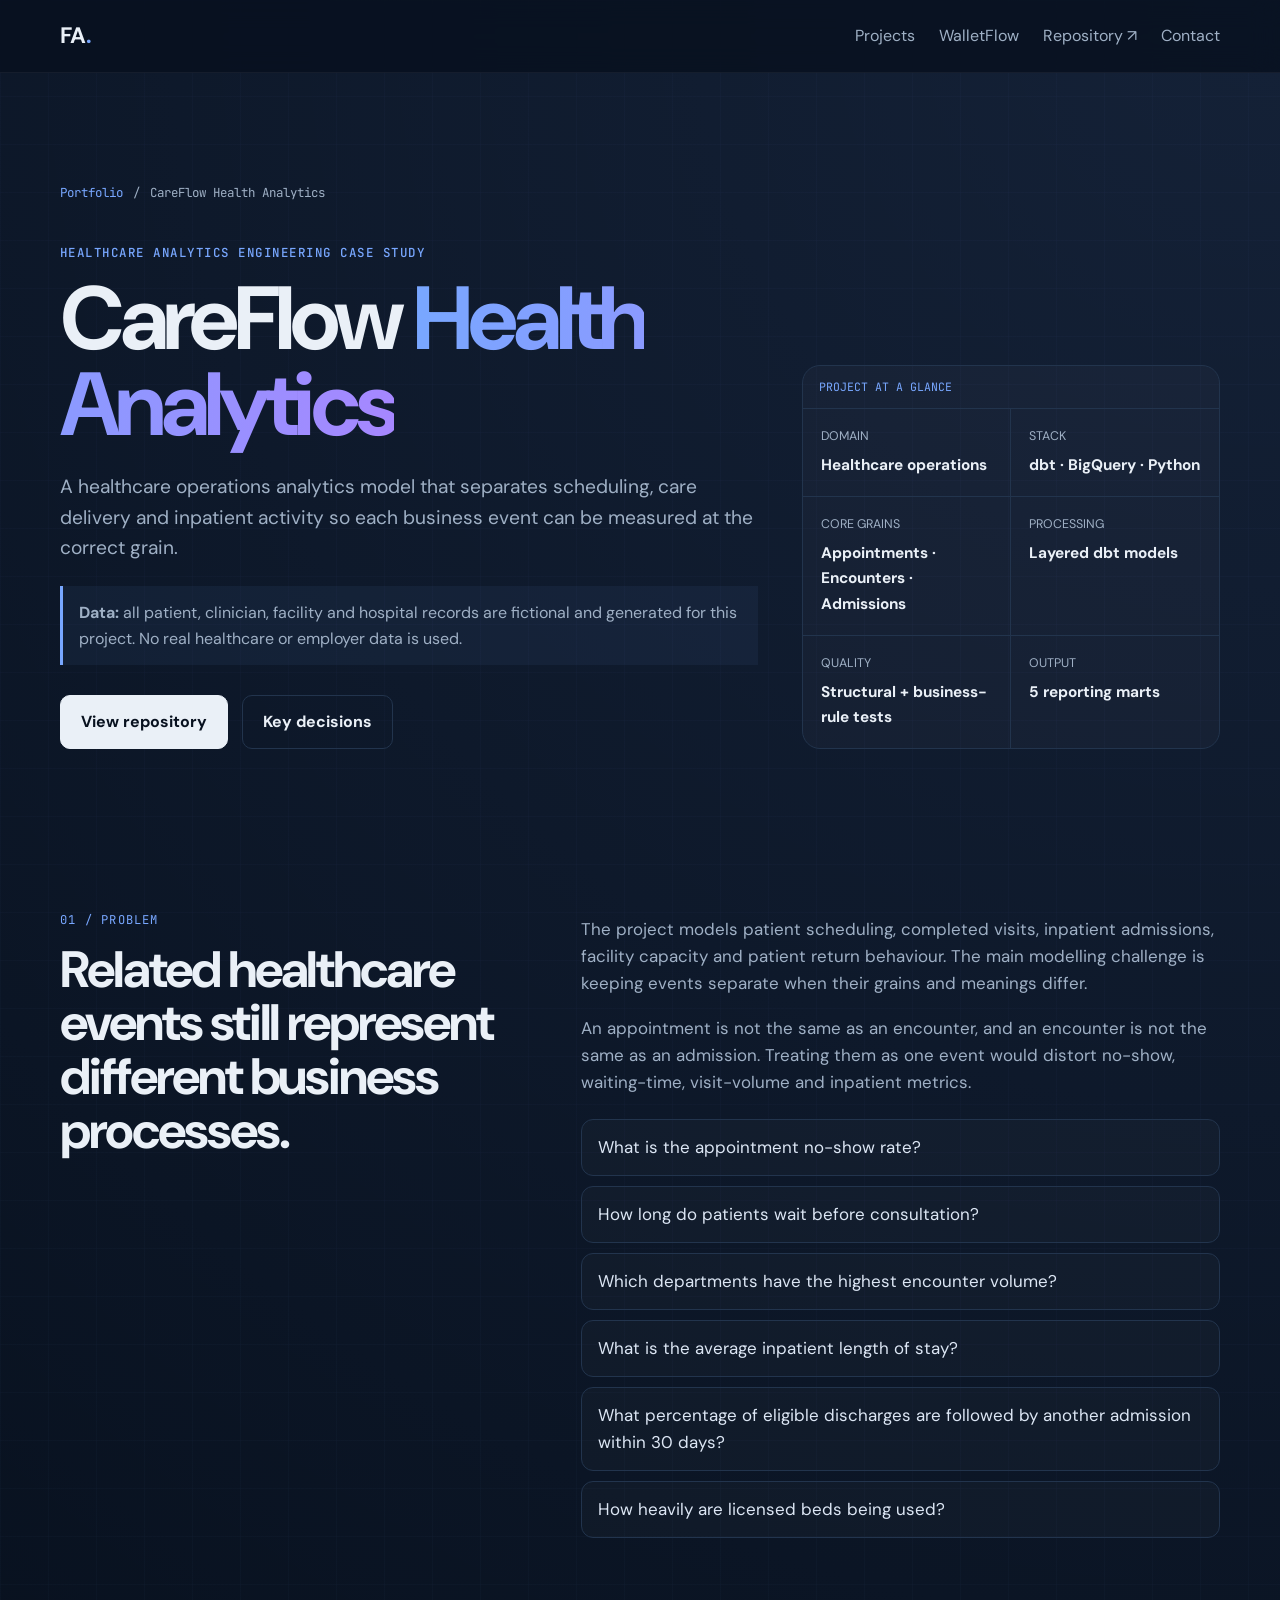
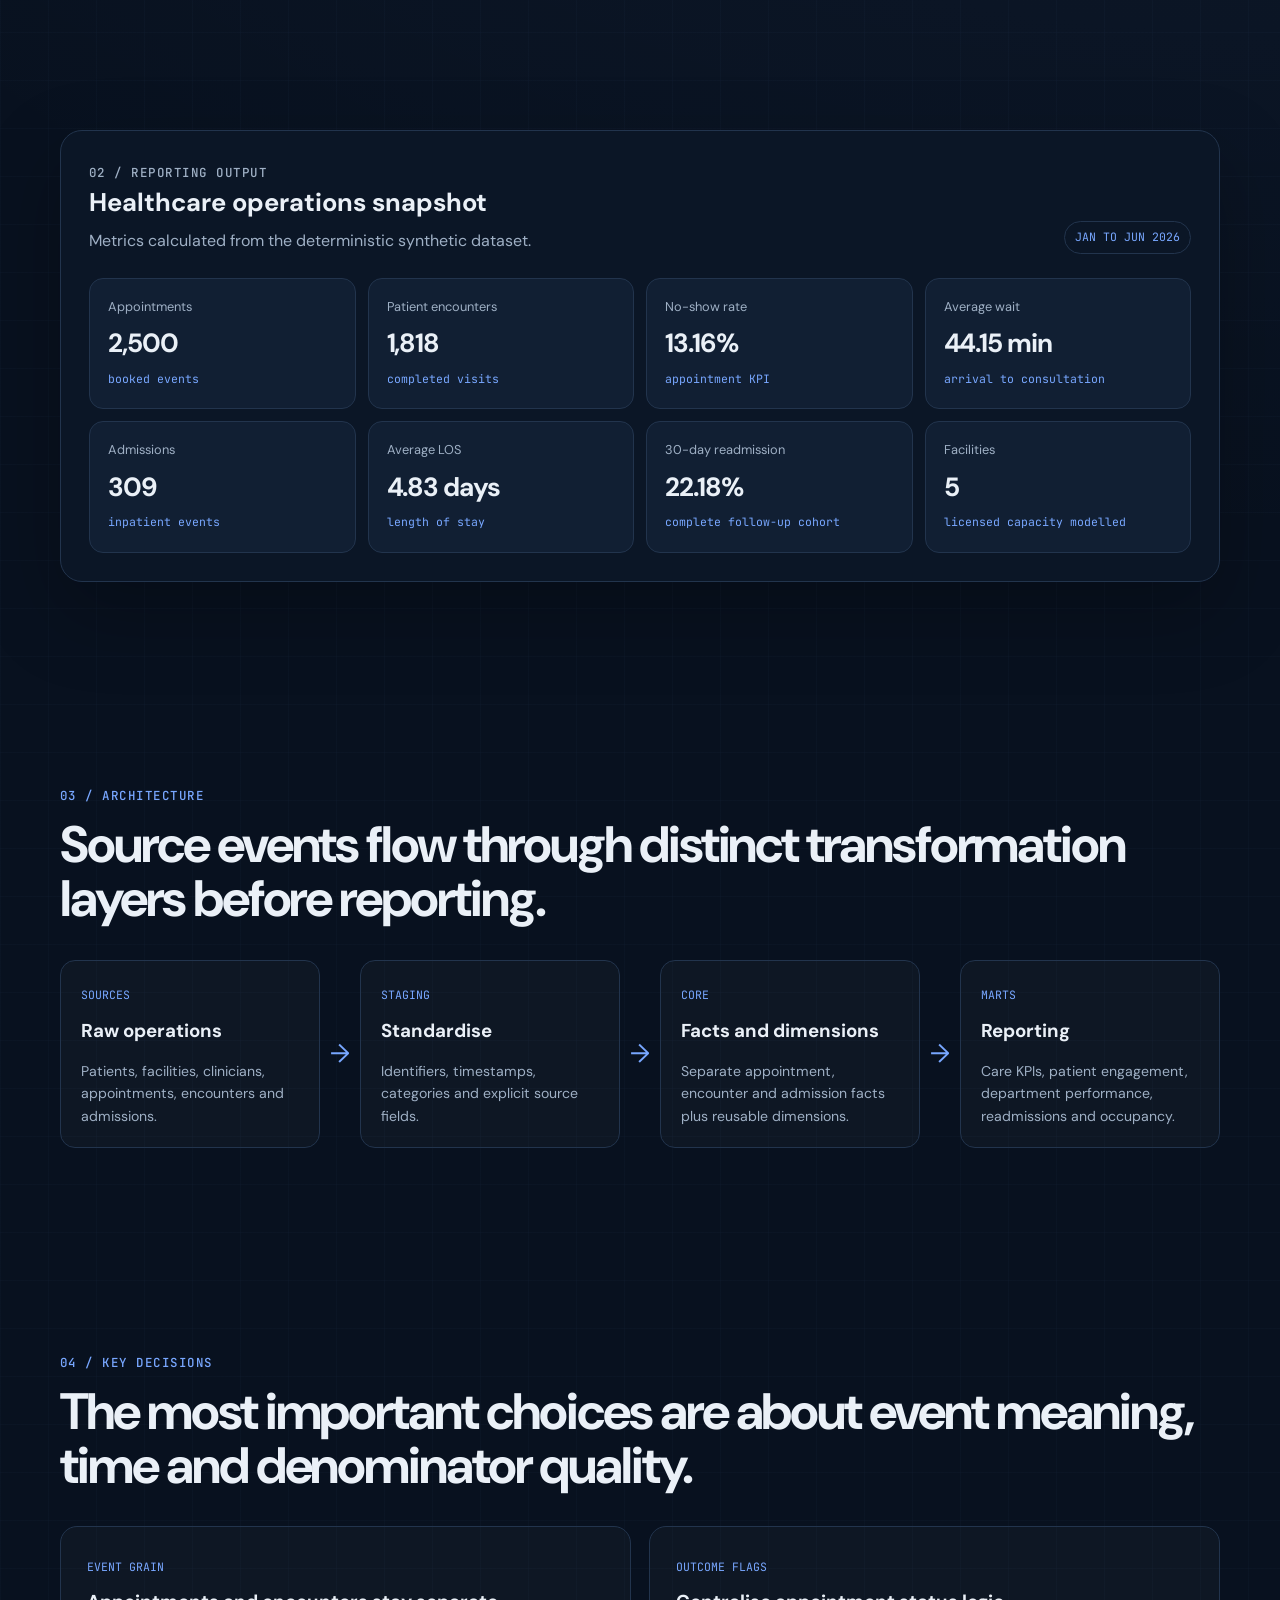
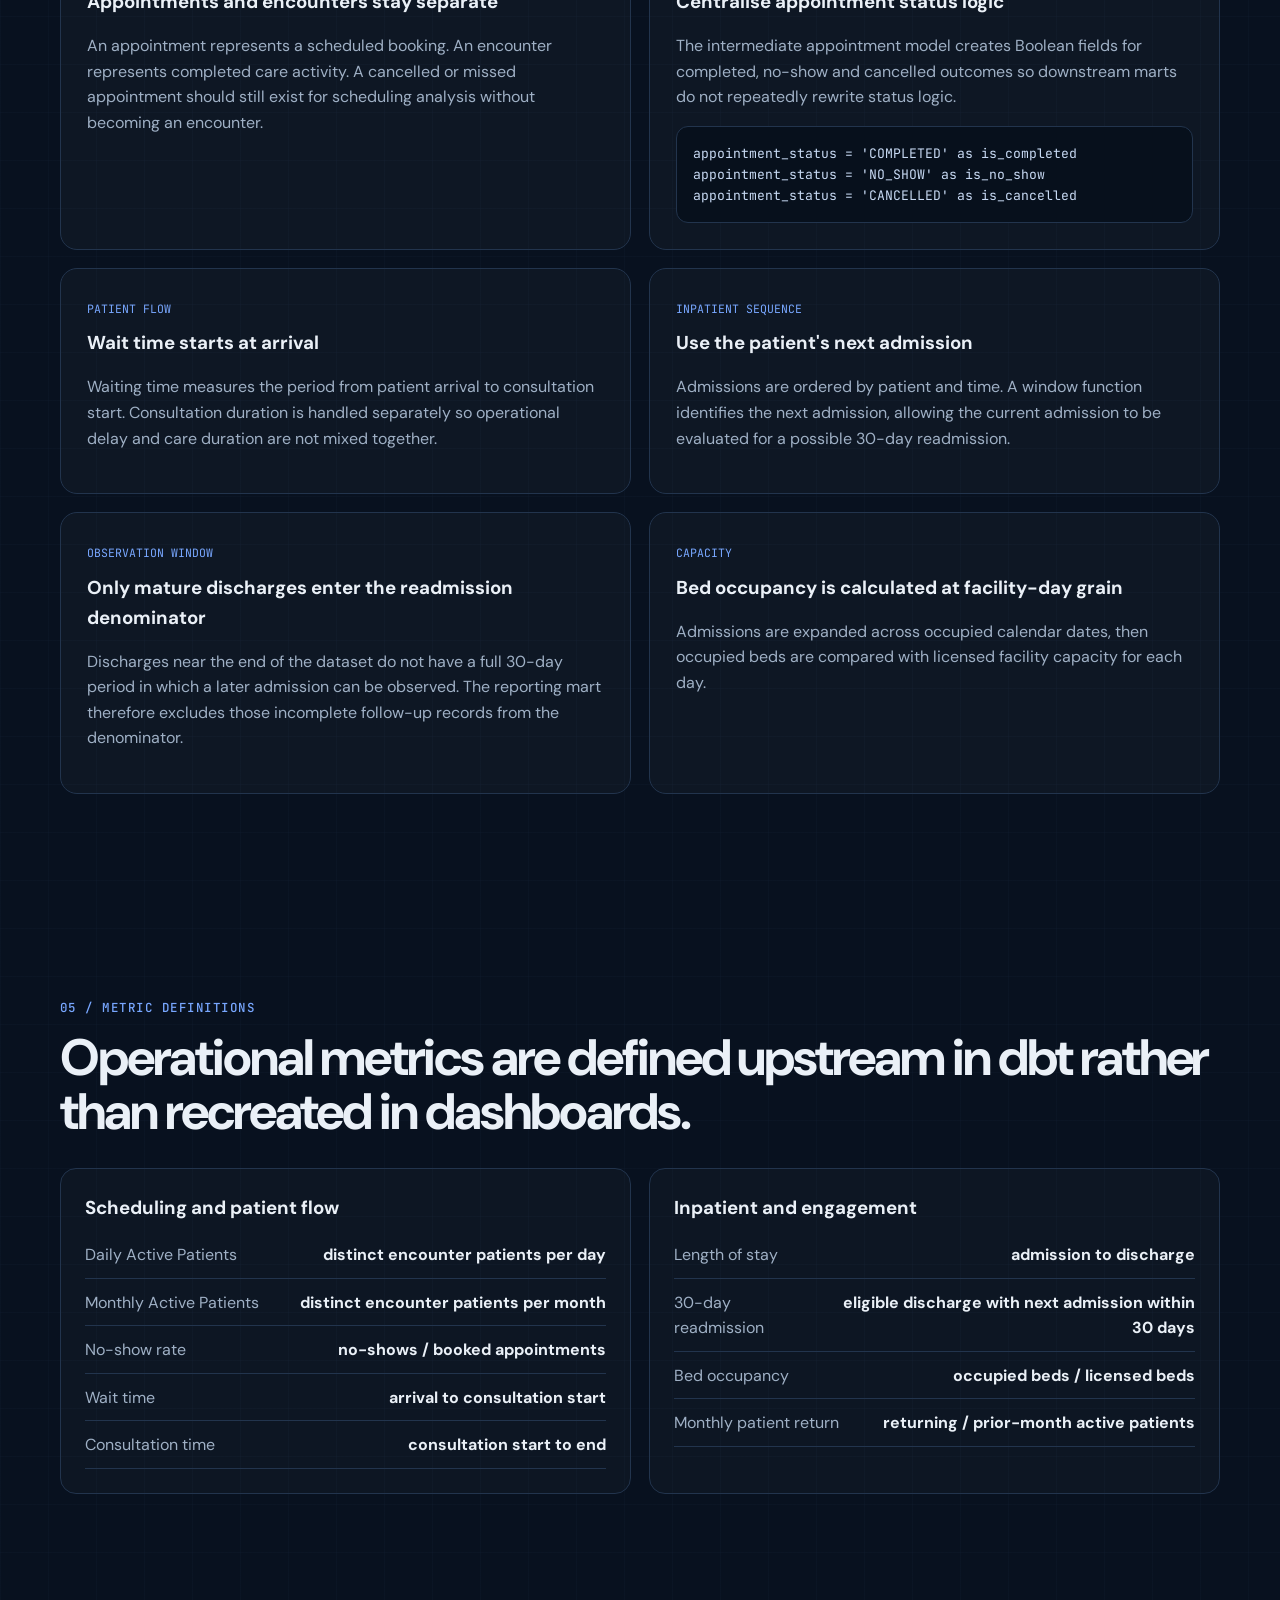
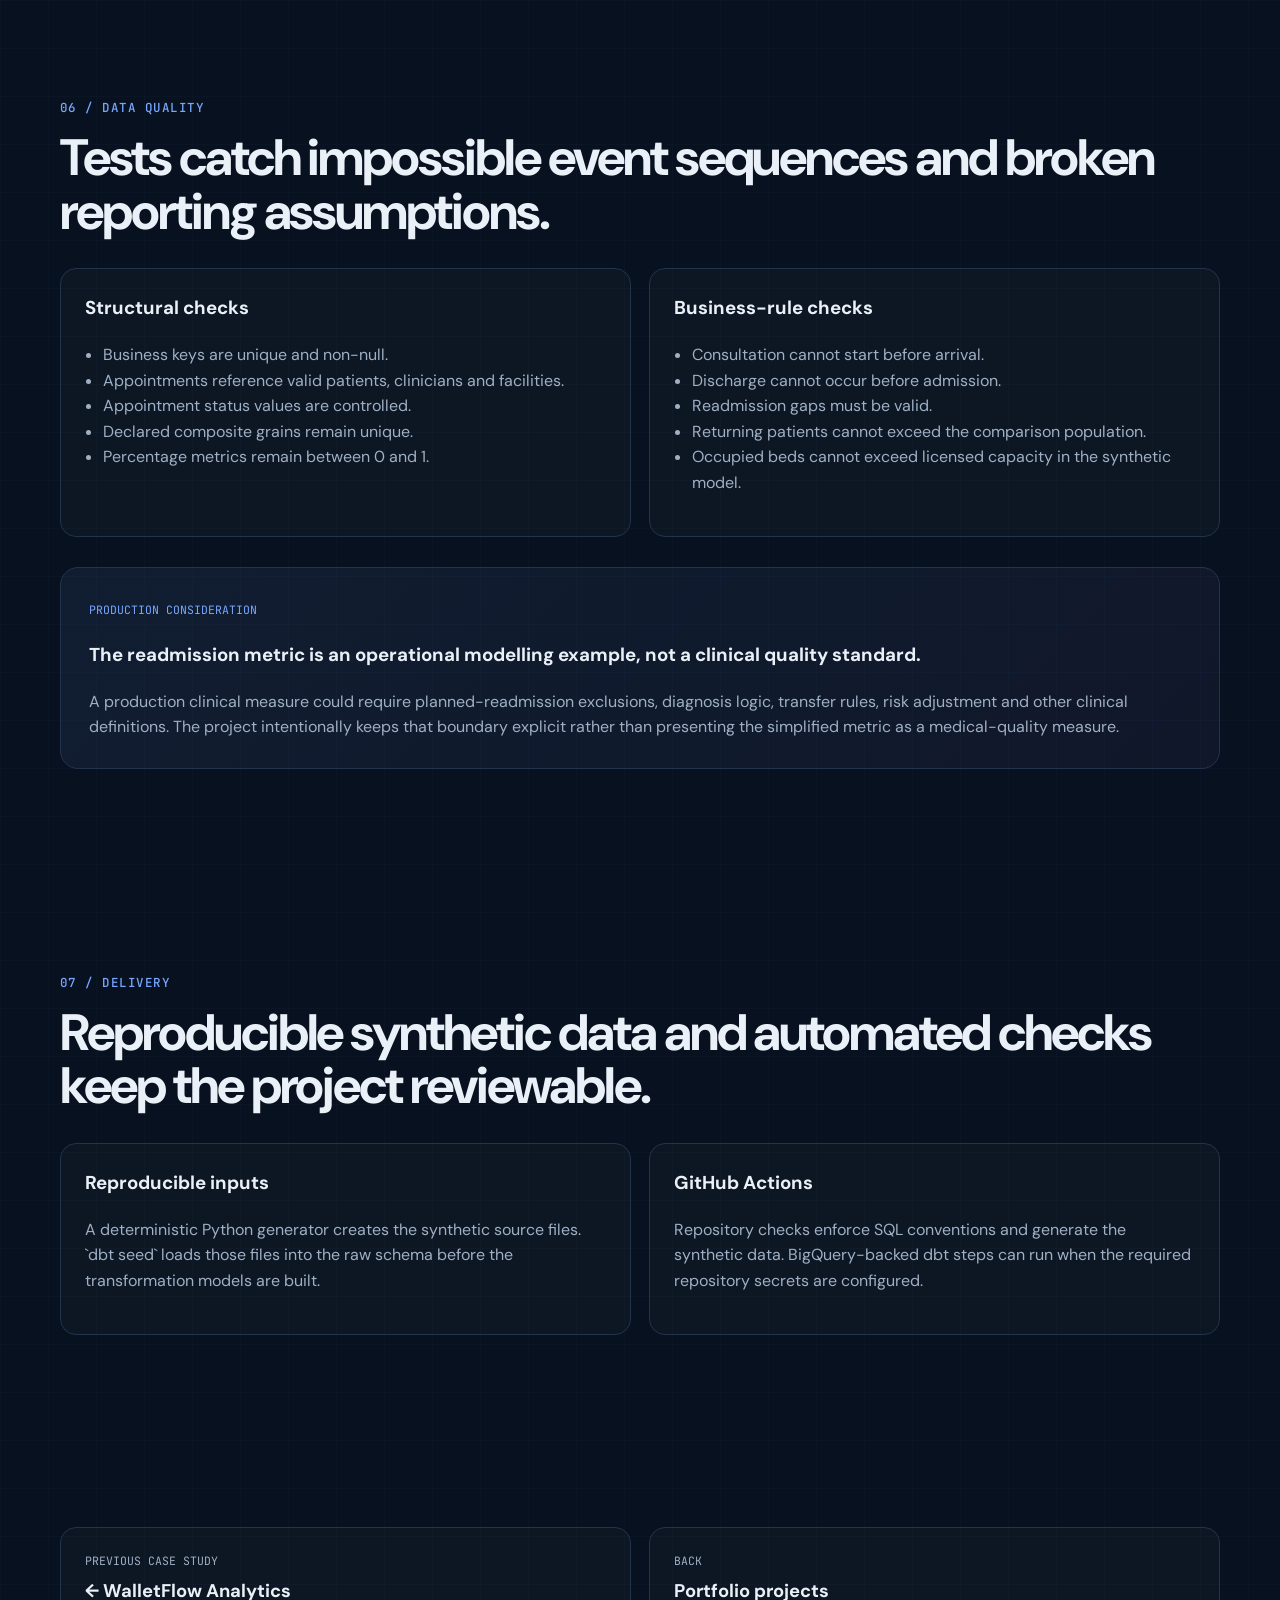
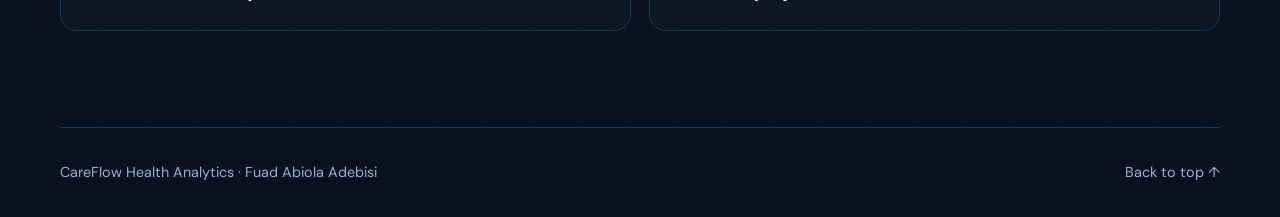
<file: careflow.html>
<!DOCTYPE html>
<html lang="en">
<head>
  <meta charset="UTF-8" />
  <meta name="viewport" content="width=device-width, initial-scale=1.0" />
  <meta name="description" content="CareFlow Health Analytics, a synthetic healthcare analytics engineering case study by Fuad Abiola Adebisi using dbt, BigQuery, patient-flow modelling, readmissions, occupancy, testing and reporting marts." />
  <title>CareFlow Health Analytics | Fuad Adebisi</title>
  <link rel="preconnect" href="https://fonts.googleapis.com" />
  <link rel="preconnect" href="https://fonts.gstatic.com" crossorigin />
  <link href="https://fonts.googleapis.com/css2?family=DM+Sans:wght@400;500;600;700&family=JetBrains+Mono:wght@400;500&display=swap" rel="stylesheet" />
  <link rel="stylesheet" href="styles.css" />
  <style>
    .case-shell{padding:110px 0 54px}.case-breadcrumb{display:flex;gap:10px;align-items:center;color:var(--muted);font-family:'JetBrains Mono',monospace;font-size:.78rem}.case-breadcrumb a{color:var(--accent)}
    .case-hero-grid{display:grid;grid-template-columns:1.25fr .75fr;gap:44px;align-items:end;margin-top:28px}.case-shell h1{font-size:clamp(3.3rem,7vw,6.7rem);line-height:.96;letter-spacing:-.055em;margin:12px 0 24px}.case-shell h1 span{background:linear-gradient(90deg,var(--accent),var(--accent-2));-webkit-background-clip:text;color:transparent}.case-lede{font-size:1.2rem;color:var(--muted);max-width:880px}.case-note{margin-top:22px;padding:14px 16px;border-left:3px solid var(--accent);background:rgba(120,167,255,.06);color:var(--muted)}
    .case-summary{border:1px solid var(--line);border-radius:18px;background:rgba(255,255,255,.025);overflow:hidden}.summary-label{padding:12px 16px;border-bottom:1px solid var(--line);font-family:'JetBrains Mono',monospace;color:var(--accent);font-size:.72rem}.summary-grid{display:grid;grid-template-columns:1fr 1fr}.summary-grid div{padding:18px;border-bottom:1px solid var(--line)}.summary-grid div:nth-child(odd){border-right:1px solid var(--line)}.summary-grid div:nth-last-child(-n+2){border-bottom:0}.summary-grid span{display:block;color:var(--muted);font-size:.78rem;margin-bottom:5px}.summary-grid strong{font-size:.96rem}
    .story-grid{display:grid;grid-template-columns:.85fr 1.15fr;gap:48px}.story-label{font-family:'JetBrains Mono',monospace;color:var(--accent);font-size:.76rem;letter-spacing:.1em}.story-grid h2,.case-heading h2{font-size:clamp(2.2rem,4vw,4rem);line-height:1.05;letter-spacing:-.04em;margin:12px 0 22px}.story-copy{color:var(--muted);font-size:1.06rem}.story-copy p+ p{margin-top:18px}.question-list{display:grid;gap:10px;margin-top:22px}.question-list div{border:1px solid var(--line);border-radius:12px;padding:14px 16px;background:rgba(255,255,255,.02);color:#dce6f4}
    .dashboard{border:1px solid var(--line);border-radius:22px;background:#0b1626;padding:28px;box-shadow:0 30px 80px rgba(0,0,0,.25)}.dashboard-head{display:flex;justify-content:space-between;gap:20px;align-items:flex-end;margin-bottom:24px}.dashboard-head h2{margin:0;font-size:1.6rem}.dashboard-head p{margin:4px 0 0;color:var(--muted)}.status-pill{font-family:'JetBrains Mono',monospace;font-size:.72rem;border:1px solid var(--line);padding:6px 10px;border-radius:999px;color:var(--accent)}
    .dash-kpis{display:grid;grid-template-columns:repeat(4,1fr);gap:12px}.kpi{border:1px solid var(--line);background:var(--card);border-radius:14px;padding:18px}.kpi span{display:block;color:var(--muted);font-size:.8rem}.kpi strong{display:block;font-size:1.65rem;margin-top:5px;letter-spacing:-.04em}.kpi small{color:var(--accent);font-family:'JetBrains Mono',monospace;font-size:.72rem}
    .architecture-line{display:grid;grid-template-columns:repeat(7,auto);align-items:stretch;gap:10px;margin-top:34px}.arch-box{min-width:0;border:1px solid var(--line);border-radius:15px;padding:20px;background:rgba(255,255,255,.025)}.arch-box span{font-family:'JetBrains Mono',monospace;color:var(--accent);font-size:.72rem}.arch-box h3{margin:9px 0}.arch-box p{color:var(--muted);font-size:.88rem;margin-bottom:0}.arch-arrow{align-self:center;color:var(--accent);font-size:1.6rem}
    .decision-grid{display:grid;grid-template-columns:repeat(2,1fr);gap:18px;margin-top:34px}.decision-card{border:1px solid var(--line);border-radius:17px;padding:26px;background:rgba(255,255,255,.022)}.decision-card h3{margin:8px 0 12px}.decision-card p,.decision-card li{color:var(--muted)}.decision-card ul{padding-left:18px;margin-bottom:0}.mini-label{font-family:'JetBrains Mono',monospace;color:var(--accent);font-size:.72rem}.code-block{font-family:'JetBrains Mono',monospace;font-size:.82rem;background:#07101c;border:1px solid var(--line);border-radius:12px;padding:16px;overflow:auto;color:#c8daf4;white-space:pre-wrap;margin-top:16px}
    .metric-grid{display:grid;grid-template-columns:repeat(2,1fr);gap:18px;margin-top:30px}.metric-card{border:1px solid var(--line);border-radius:16px;padding:24px;background:rgba(255,255,255,.02)}.metric-card h3{margin-top:0}.metric-list{display:grid;gap:11px;margin-top:18px}.metric-list div{display:flex;justify-content:space-between;gap:16px;border-bottom:1px solid var(--line);padding-bottom:10px}.metric-list span{color:var(--muted)}.metric-list strong{text-align:right}
    .quality-grid{display:grid;grid-template-columns:1fr 1fr;gap:18px;margin-top:30px}.quality-card{border:1px solid var(--line);border-radius:16px;padding:24px;background:rgba(255,255,255,.02)}.quality-card h3{margin-top:0}.quality-card p,.quality-card li{color:var(--muted)}.quality-card ul{padding-left:18px}.production-note{border:1px solid var(--line);border-radius:18px;padding:28px;background:linear-gradient(135deg,rgba(120,167,255,.08),rgba(166,135,255,.05));margin-top:30px}.production-note p{color:var(--muted);margin-bottom:0}
    .case-nav{display:grid;grid-template-columns:1fr 1fr;gap:18px}.case-nav a{border:1px solid var(--line);border-radius:16px;padding:24px;background:rgba(255,255,255,.02)}.case-nav span{display:block;color:var(--muted);font-family:'JetBrains Mono',monospace;font-size:.72rem}.case-nav strong{display:block;font-size:1.15rem;margin-top:7px;color:var(--text)}
    @media(max-width:1000px){.case-hero-grid,.story-grid{grid-template-columns:1fr}.architecture-line{grid-template-columns:1fr}.arch-arrow{text-align:center;transform:rotate(90deg)}.dash-kpis{grid-template-columns:repeat(2,1fr)}}
    @media(max-width:720px){.decision-grid,.metric-grid,.quality-grid,.case-nav{grid-template-columns:1fr}.summary-grid{grid-template-columns:1fr}.summary-grid div{border-right:0!important;border-bottom:1px solid var(--line)!important}.summary-grid div:last-child{border-bottom:0!important}.dash-kpis{grid-template-columns:1fr}.dashboard{padding:16px}.dashboard-head{align-items:flex-start;flex-direction:column}}
  </style>
</head>
<body id="top">
<header class="site-header"><nav class="nav container"><a class="brand" href="index.html">FA<span>.</span></a><div class="nav-links"><a href="index.html#projects">Projects</a><a href="walletflow.html">WalletFlow</a><a href="https://github.com/Fuddie/careflow-health-analytics" target="_blank" rel="noreferrer">Repository ↗</a><a href="mailto:fuddiebiola@gmail.com">Contact</a></div></nav></header>
<main>
  <section class="case-shell container">
    <div class="case-breadcrumb"><a href="index.html#projects">Portfolio</a><span>/</span><span>CareFlow Health Analytics</span></div>
    <div class="case-hero-grid">
      <div>
        <p class="eyebrow">HEALTHCARE ANALYTICS ENGINEERING CASE STUDY</p>
        <h1>CareFlow <span>Health Analytics</span></h1>
        <p class="case-lede">A healthcare operations analytics model that separates scheduling, care delivery and inpatient activity so each business event can be measured at the correct grain.</p>
        <div class="case-note"><strong>Data:</strong> all patient, clinician, facility and hospital records are fictional and generated for this project. No real healthcare or employer data is used.</div>
        <div class="hero-actions"><a class="button primary" href="https://github.com/Fuddie/careflow-health-analytics" target="_blank" rel="noreferrer">View repository</a><a class="button secondary" href="#decisions">Key decisions</a></div>
      </div>
      <aside class="case-summary">
        <div class="summary-label">PROJECT AT A GLANCE</div>
        <div class="summary-grid">
          <div><span>DOMAIN</span><strong>Healthcare operations</strong></div>
          <div><span>STACK</span><strong>dbt · BigQuery · Python</strong></div>
          <div><span>CORE GRAINS</span><strong>Appointments · Encounters · Admissions</strong></div>
          <div><span>PROCESSING</span><strong>Layered dbt models</strong></div>
          <div><span>QUALITY</span><strong>Structural + business-rule tests</strong></div>
          <div><span>OUTPUT</span><strong>5 reporting marts</strong></div>
        </div>
      </aside>
    </div>
  </section>

  <section class="section container">
    <div class="story-grid">
      <div><p class="story-label">01 / PROBLEM</p><h2>Related healthcare events still represent different business processes.</h2></div>
      <div class="story-copy">
        <p>The project models patient scheduling, completed visits, inpatient admissions, facility capacity and patient return behaviour. The main modelling challenge is keeping events separate when their grains and meanings differ.</p>
        <p>An appointment is not the same as an encounter, and an encounter is not the same as an admission. Treating them as one event would distort no-show, waiting-time, visit-volume and inpatient metrics.</p>
        <div class="question-list">
          <div>What is the appointment no-show rate?</div>
          <div>How long do patients wait before consultation?</div>
          <div>Which departments have the highest encounter volume?</div>
          <div>What is the average inpatient length of stay?</div>
          <div>What percentage of eligible discharges are followed by another admission within 30 days?</div>
          <div>How heavily are licensed beds being used?</div>
        </div>
      </div>
    </div>
  </section>

  <section class="section container">
    <div class="dashboard">
      <div class="dashboard-head"><div><p class="eyebrow">02 / REPORTING OUTPUT</p><h2>Healthcare operations snapshot</h2><p>Metrics calculated from the deterministic synthetic dataset.</p></div><span class="status-pill">JAN TO JUN 2026</span></div>
      <div class="dash-kpis">
        <div class="kpi"><span>Appointments</span><strong>2,500</strong><small>booked events</small></div>
        <div class="kpi"><span>Patient encounters</span><strong>1,818</strong><small>completed visits</small></div>
        <div class="kpi"><span>No-show rate</span><strong>13.16%</strong><small>appointment KPI</small></div>
        <div class="kpi"><span>Average wait</span><strong>44.15 min</strong><small>arrival to consultation</small></div>
        <div class="kpi"><span>Admissions</span><strong>309</strong><small>inpatient events</small></div>
        <div class="kpi"><span>Average LOS</span><strong>4.83 days</strong><small>length of stay</small></div>
        <div class="kpi"><span>30-day readmission</span><strong>22.18%</strong><small>complete follow-up cohort</small></div>
        <div class="kpi"><span>Facilities</span><strong>5</strong><small>licensed capacity modelled</small></div>
      </div>
    </div>
  </section>

  <section class="section container">
    <div class="case-heading"><p class="eyebrow">03 / ARCHITECTURE</p><h2>Source events flow through distinct transformation layers before reporting.</h2></div>
    <div class="architecture-line">
      <div class="arch-box"><span>SOURCES</span><h3>Raw operations</h3><p>Patients, facilities, clinicians, appointments, encounters and admissions.</p></div>
      <div class="arch-arrow">→</div>
      <div class="arch-box"><span>STAGING</span><h3>Standardise</h3><p>Identifiers, timestamps, categories and explicit source fields.</p></div>
      <div class="arch-arrow">→</div>
      <div class="arch-box"><span>CORE</span><h3>Facts and dimensions</h3><p>Separate appointment, encounter and admission facts plus reusable dimensions.</p></div>
      <div class="arch-arrow">→</div>
      <div class="arch-box"><span>MARTS</span><h3>Reporting</h3><p>Care KPIs, patient engagement, department performance, readmissions and occupancy.</p></div>
    </div>
  </section>

  <section id="decisions" class="section container">
    <div class="case-heading"><p class="eyebrow">04 / KEY DECISIONS</p><h2>The most important choices are about event meaning, time and denominator quality.</h2></div>
    <div class="decision-grid">
      <article class="decision-card"><span class="mini-label">EVENT GRAIN</span><h3>Appointments and encounters stay separate</h3><p>An appointment represents a scheduled booking. An encounter represents completed care activity. A cancelled or missed appointment should still exist for scheduling analysis without becoming an encounter.</p></article>
      <article class="decision-card"><span class="mini-label">OUTCOME FLAGS</span><h3>Centralise appointment status logic</h3><p>The intermediate appointment model creates Boolean fields for completed, no-show and cancelled outcomes so downstream marts do not repeatedly rewrite status logic.</p><div class="code-block">appointment_status = 'COMPLETED' as is_completed
appointment_status = 'NO_SHOW' as is_no_show
appointment_status = 'CANCELLED' as is_cancelled</div></article>
      <article class="decision-card"><span class="mini-label">PATIENT FLOW</span><h3>Wait time starts at arrival</h3><p>Waiting time measures the period from patient arrival to consultation start. Consultation duration is handled separately so operational delay and care duration are not mixed together.</p></article>
      <article class="decision-card"><span class="mini-label">INPATIENT SEQUENCE</span><h3>Use the patient's next admission</h3><p>Admissions are ordered by patient and time. A window function identifies the next admission, allowing the current admission to be evaluated for a possible 30-day readmission.</p></article>
      <article class="decision-card"><span class="mini-label">OBSERVATION WINDOW</span><h3>Only mature discharges enter the readmission denominator</h3><p>Discharges near the end of the dataset do not have a full 30-day period in which a later admission can be observed. The reporting mart therefore excludes those incomplete follow-up records from the denominator.</p></article>
      <article class="decision-card"><span class="mini-label">CAPACITY</span><h3>Bed occupancy is calculated at facility-day grain</h3><p>Admissions are expanded across occupied calendar dates, then occupied beds are compared with licensed facility capacity for each day.</p></article>
    </div>
  </section>

  <section class="section container">
    <div class="case-heading"><p class="eyebrow">05 / METRIC DEFINITIONS</p><h2>Operational metrics are defined upstream in dbt rather than recreated in dashboards.</h2></div>
    <div class="metric-grid">
      <article class="metric-card"><h3>Scheduling and patient flow</h3><div class="metric-list"><div><span>Daily Active Patients</span><strong>distinct encounter patients per day</strong></div><div><span>Monthly Active Patients</span><strong>distinct encounter patients per month</strong></div><div><span>No-show rate</span><strong>no-shows / booked appointments</strong></div><div><span>Wait time</span><strong>arrival to consultation start</strong></div><div><span>Consultation time</span><strong>consultation start to end</strong></div></div></article>
      <article class="metric-card"><h3>Inpatient and engagement</h3><div class="metric-list"><div><span>Length of stay</span><strong>admission to discharge</strong></div><div><span>30-day readmission</span><strong>eligible discharge with next admission within 30 days</strong></div><div><span>Bed occupancy</span><strong>occupied beds / licensed beds</strong></div><div><span>Monthly patient return</span><strong>returning / prior-month active patients</strong></div></div></article>
    </div>
  </section>

  <section class="section container">
    <div class="case-heading"><p class="eyebrow">06 / DATA QUALITY</p><h2>Tests catch impossible event sequences and broken reporting assumptions.</h2></div>
    <div class="quality-grid">
      <article class="quality-card"><h3>Structural checks</h3><ul><li>Business keys are unique and non-null.</li><li>Appointments reference valid patients, clinicians and facilities.</li><li>Appointment status values are controlled.</li><li>Declared composite grains remain unique.</li><li>Percentage metrics remain between 0 and 1.</li></ul></article>
      <article class="quality-card"><h3>Business-rule checks</h3><ul><li>Consultation cannot start before arrival.</li><li>Discharge cannot occur before admission.</li><li>Readmission gaps must be valid.</li><li>Returning patients cannot exceed the comparison population.</li><li>Occupied beds cannot exceed licensed capacity in the synthetic model.</li></ul></article>
    </div>
    <div class="production-note"><span class="mini-label">PRODUCTION CONSIDERATION</span><h3>The readmission metric is an operational modelling example, not a clinical quality standard.</h3><p>A production clinical measure could require planned-readmission exclusions, diagnosis logic, transfer rules, risk adjustment and other clinical definitions. The project intentionally keeps that boundary explicit rather than presenting the simplified metric as a medical-quality measure.</p></div>
  </section>

  <section class="section container">
    <div class="case-heading"><p class="eyebrow">07 / DELIVERY</p><h2>Reproducible synthetic data and automated checks keep the project reviewable.</h2></div>
    <div class="quality-grid">
      <article class="quality-card"><h3>Reproducible inputs</h3><p>A deterministic Python generator creates the synthetic source files. `dbt seed` loads those files into the raw schema before the transformation models are built.</p></article>
      <article class="quality-card"><h3>GitHub Actions</h3><p>Repository checks enforce SQL conventions and generate the synthetic data. BigQuery-backed dbt steps can run when the required repository secrets are configured.</p></article>
    </div>
  </section>

  <section class="section container">
    <div class="case-nav">
      <a href="walletflow.html"><span>PREVIOUS CASE STUDY</span><strong>← WalletFlow Analytics</strong></a>
      <a href="index.html#projects"><span>BACK</span><strong>Portfolio projects</strong></a>
    </div>
  </section>
</main>
<footer class="footer container"><p>CareFlow Health Analytics · Fuad Abiola Adebisi</p><a href="#top">Back to top ↑</a></footer>
</body>
</html>
</file>
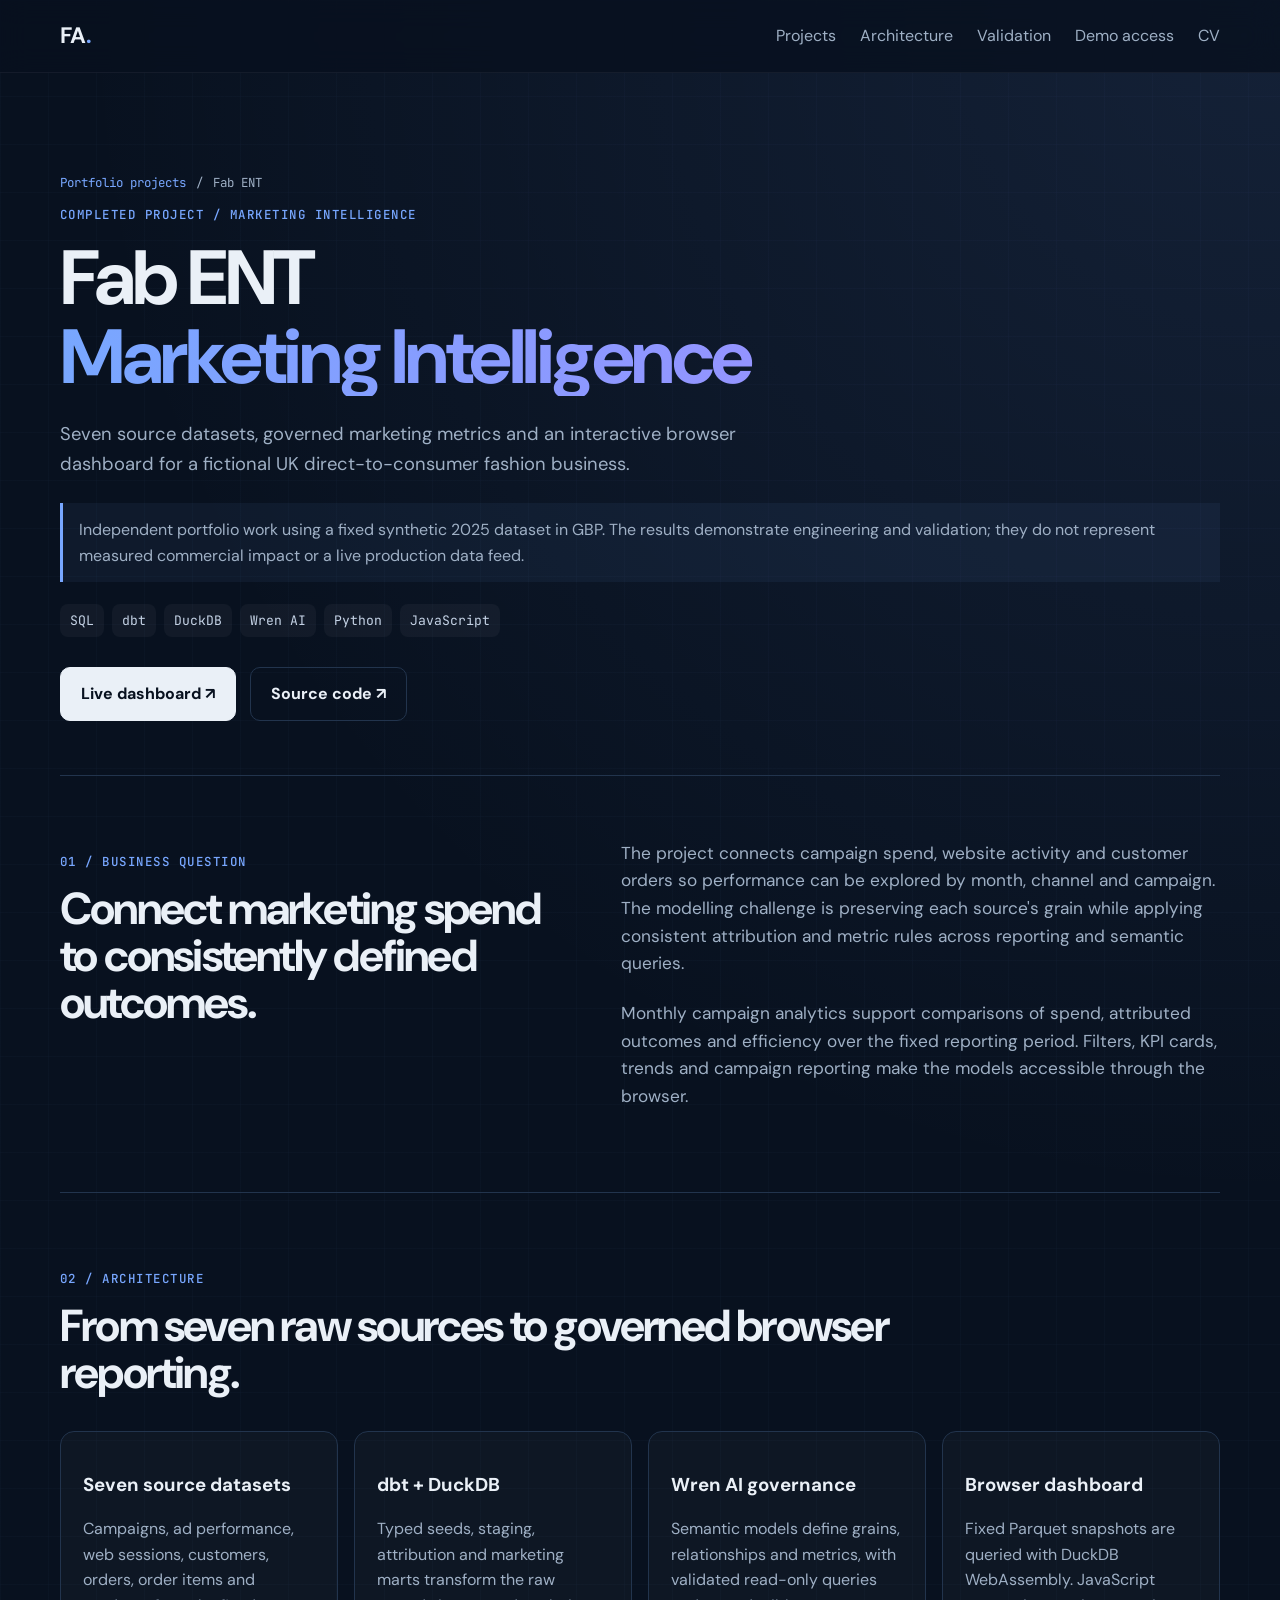
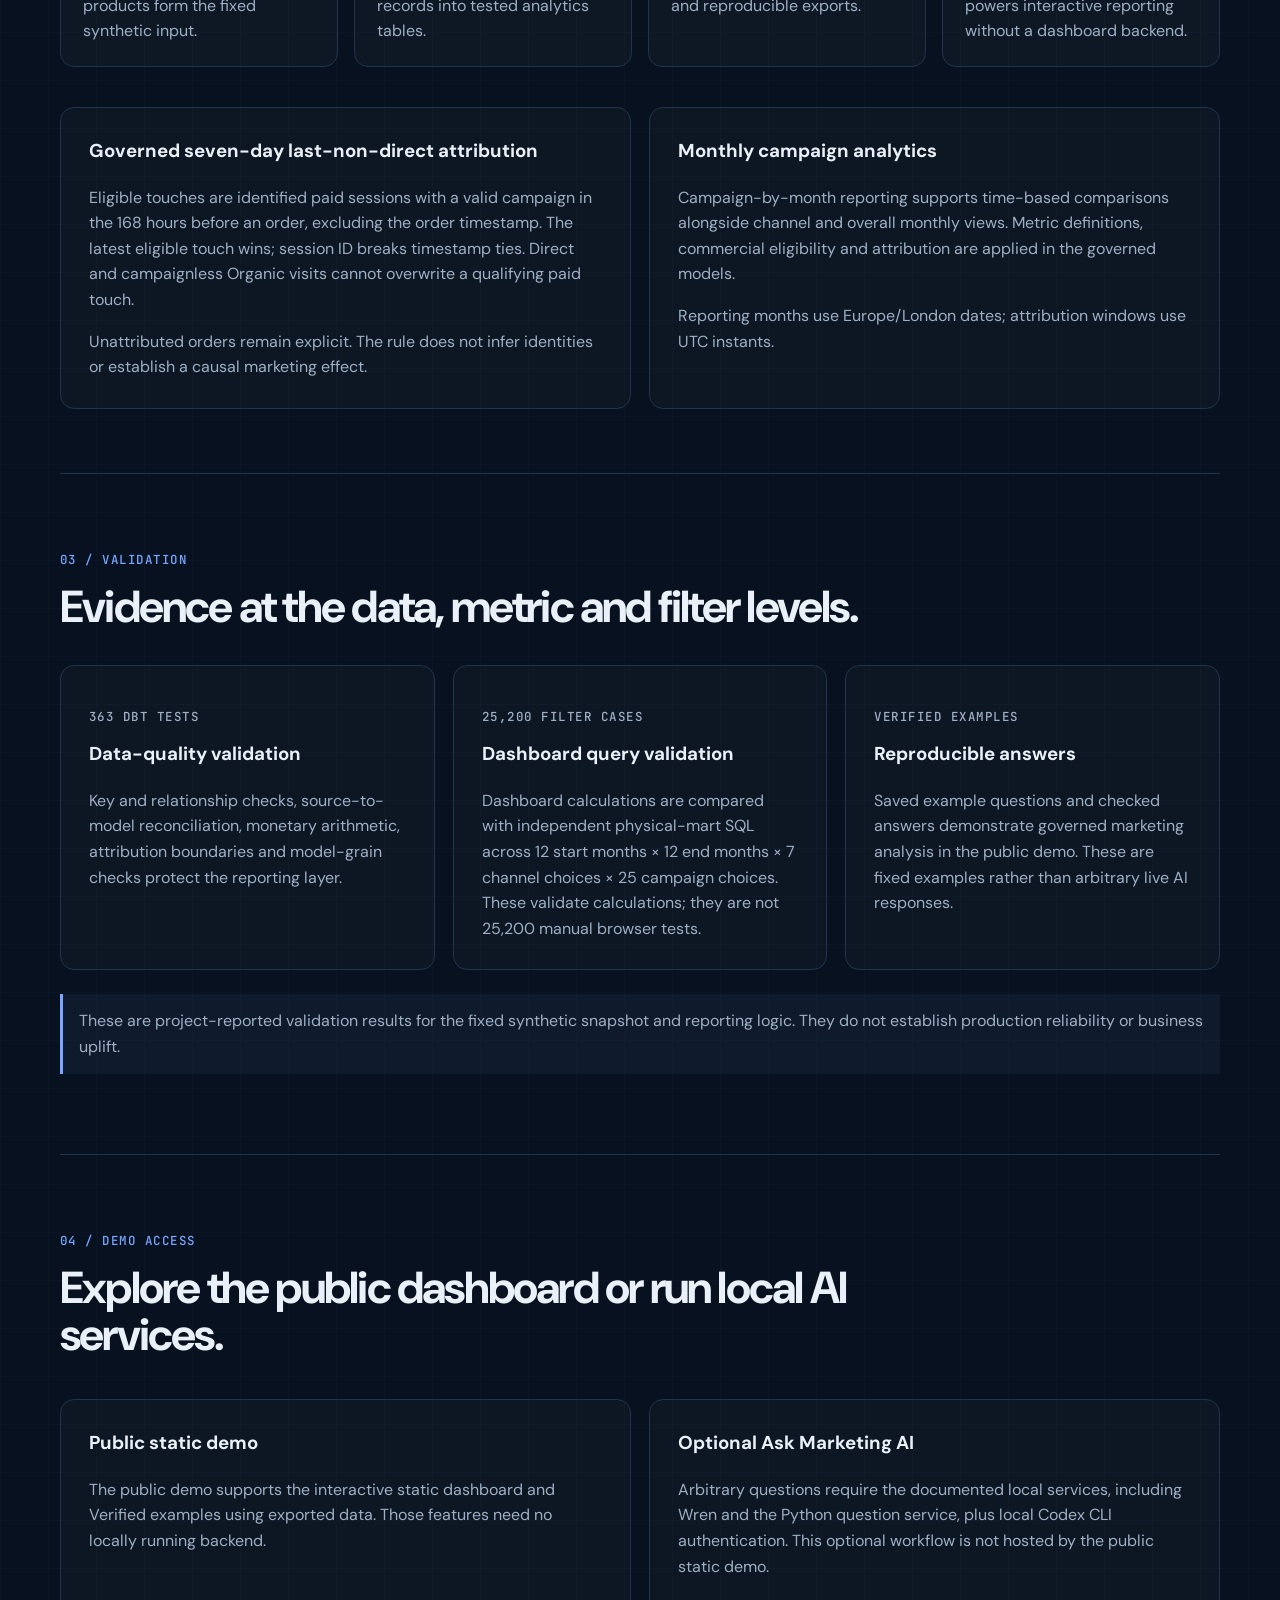
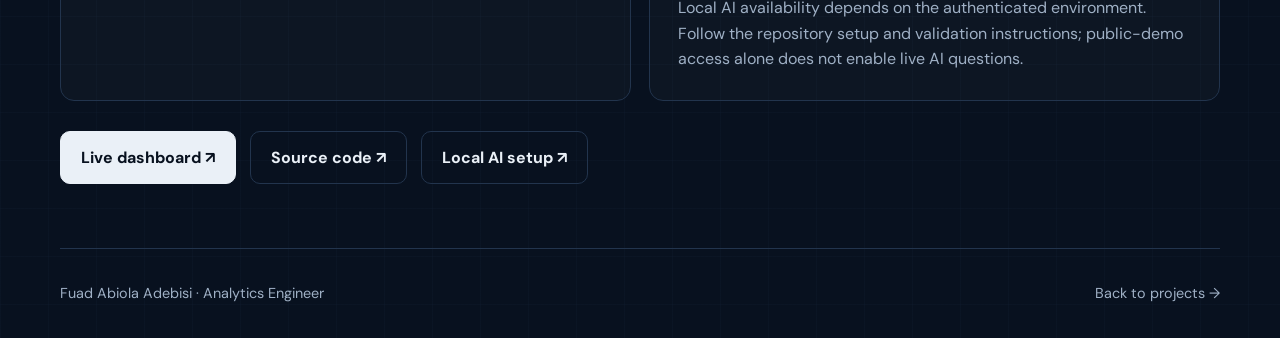
<file: fab-ent.html>
<!DOCTYPE html>
<html lang="en">
<head>
  <meta charset="UTF-8" />
  <meta name="viewport" content="width=device-width, initial-scale=1.0" />
  <meta name="description" content="Fab ENT Marketing Intelligence: seven synthetic UK fashion datasets transformed with dbt and DuckDB, governed through Wren AI and delivered in a browser dashboard." />
  <meta property="og:title" content="Fab ENT Marketing Intelligence | Fuad Adebisi" />
  <meta property="og:description" content="Governed attribution, monthly campaign analytics and validated browser reporting on a fixed synthetic 2025 dataset." />
  <meta property="og:type" content="website" />
  <title>Fab ENT Marketing Intelligence | Fuad Adebisi</title>
  <link rel="preconnect" href="https://fonts.googleapis.com" />
  <link rel="preconnect" href="https://fonts.gstatic.com" crossorigin />
  <link href="https://fonts.googleapis.com/css2?family=DM+Sans:wght@400;500;600;700&amp;family=JetBrains+Mono:wght@400;500&amp;display=swap" rel="stylesheet" />
  <link rel="stylesheet" href="styles.css" />
</head>
<body class="jaffle-case fab-case">
  <a class="jaffle-skip" href="#main-content">Skip to content</a>
  <header class="site-header">
    <nav class="nav container" aria-label="Primary navigation">
      <a class="brand" href="index.html" aria-label="Fuad Adebisi home">FA<span>.</span></a>
      <button class="menu-toggle" aria-label="Toggle navigation" aria-expanded="false" aria-controls="case-navigation">☰</button>
      <div class="nav-links" id="case-navigation">
        <a href="index.html#projects">Projects</a><a href="#architecture">Architecture</a><a href="#validation">Validation</a><a href="#demo">Demo access</a>
      </div>
    </nav>
  </header>
  <main id="main-content" tabindex="-1">
    <section class="container jaffle-hero">
      <nav class="jaffle-breadcrumb" aria-label="Breadcrumb"><a href="index.html#projects">Portfolio projects</a><span aria-hidden="true">/</span><span aria-current="page">Fab ENT</span></nav>
      <p class="eyebrow">COMPLETED PROJECT / MARKETING INTELLIGENCE</p>
      <h1>Fab ENT <span>Marketing Intelligence</span></h1>
      <p class="hero-text">Seven source datasets, governed marketing metrics and an interactive browser dashboard for a fictional UK direct-to-consumer fashion business.</p>
      <p class="jaffle-note">Independent portfolio work using a fixed synthetic 2025 dataset in GBP. The results demonstrate engineering and validation; they do not represent measured commercial impact or a live production data feed.</p>
      <div class="tags"><span>SQL</span><span>dbt</span><span>DuckDB</span><span>Wren AI</span><span>Python</span><span>JavaScript</span></div>
      <div class="hero-actions">
        <a class="button primary" href="https://fuddie.github.io/fab-ent-marketing-intelligence/" target="_blank" rel="noopener noreferrer">Live dashboard ↗</a>
        <a class="button secondary" href="https://github.com/Fuddie/fab-ent-marketing-intelligence" target="_blank" rel="noopener noreferrer">Source code ↗</a>
      </div>
    </section>
    <section class="section container split-section">
      <div class="section-heading"><p class="eyebrow">01 / BUSINESS QUESTION</p><h2>Connect marketing spend to consistently defined outcomes.</h2></div>
      <div class="section-copy"><p>The project connects campaign spend, website activity and customer orders so performance can be explored by month, channel and campaign. The modelling challenge is preserving each source's grain while applying consistent attribution and metric rules across reporting and semantic queries.</p><p>Monthly campaign analytics support comparisons of spend, attributed outcomes and efficiency over the fixed reporting period. Filters, KPI cards, trends and campaign reporting make the models accessible through the browser.</p></div>
    </section>
    <section id="architecture" class="section container">
      <div class="section-heading"><p class="eyebrow">02 / ARCHITECTURE</p><h2>From seven raw sources to governed browser reporting.</h2></div>
      <ol class="jaffle-pipeline">
        <li><h3>Seven source datasets</h3><p>Campaigns, ad performance, web sessions, customers, orders, order items and products form the fixed synthetic input.</p></li>
        <li><h3>dbt + DuckDB</h3><p>Typed seeds, staging, attribution and marketing marts transform the raw records into tested analytics tables.</p></li>
        <li><h3>Wren AI governance</h3><p>Semantic models define grains, relationships and metrics, with validated read-only queries and reproducible exports.</p></li>
        <li><h3>Browser dashboard</h3><p>Fixed Parquet snapshots are queried with DuckDB WebAssembly. JavaScript powers interactive reporting without a dashboard backend.</p></li>
      </ol>
      <div class="skills-grid">
        <article class="skill-card"><h3>Governed seven-day last-non-direct attribution</h3><p>Eligible touches are identified paid sessions with a valid campaign in the 168 hours before an order, excluding the order timestamp. The latest eligible touch wins; session ID breaks timestamp ties. Direct and campaignless Organic visits cannot overwrite a qualifying paid touch.</p><p>Unattributed orders remain explicit. The rule does not infer identities or establish a causal marketing effect.</p></article>
        <article class="skill-card"><h3>Monthly campaign analytics</h3><p>Campaign-by-month reporting supports time-based comparisons alongside channel and overall monthly views. Metric definitions, commercial eligibility and attribution are applied in the governed models.</p><p>Reporting months use Europe/London dates; attribution windows use UTC instants.</p></article>
      </div>
    </section>
    <section id="validation" class="section container">
      <div class="section-heading"><p class="eyebrow">03 / VALIDATION</p><h2>Evidence at the data, metric and filter levels.</h2></div>
      <div class="jaffle-model-grid">
        <article class="skill-card"><p class="eyebrow">363 DBT TESTS</p><h3>Data-quality validation</h3><p>Key and relationship checks, source-to-model reconciliation, monetary arithmetic, attribution boundaries and model-grain checks protect the reporting layer.</p></article>
        <article class="skill-card"><p class="eyebrow">25,200 FILTER CASES</p><h3>Dashboard query validation</h3><p>Dashboard calculations are compared with independent physical-mart SQL across 12 start months × 12 end months × 7 channel choices × 25 campaign choices. These validate calculations; they are not 25,200 manual browser tests.</p></article>
        <article class="skill-card"><p class="eyebrow">VERIFIED EXAMPLES</p><h3>Reproducible answers</h3><p>Saved example questions and checked answers demonstrate governed marketing analysis in the public demo. These are fixed examples rather than arbitrary live AI responses.</p></article>
      </div>
      <p class="jaffle-note">These are project-reported validation results for the fixed synthetic snapshot and reporting logic. They do not establish production reliability or business uplift.</p>
    </section>
    <section id="demo" class="section container">
      <div class="section-heading"><p class="eyebrow">04 / DEMO ACCESS</p><h2>Explore the public dashboard or run local AI services.</h2></div>
      <div class="skills-grid">
        <article class="skill-card"><h3>Public static demo</h3><p>The public demo supports the interactive static dashboard and Verified examples using exported data. Those features need no locally running backend.</p></article>
        <article class="skill-card"><h3>Optional Ask Marketing AI</h3><p>Arbitrary questions require the documented local services, including Wren and the Python question service, plus local Codex CLI authentication. This optional workflow is not hosted by the public static demo.</p><p>Local AI availability depends on the authenticated environment. Follow the repository setup and validation instructions; public-demo access alone does not enable live AI questions.</p></article>
      </div>
      <div class="hero-actions">
        <a class="button primary" href="https://fuddie.github.io/fab-ent-marketing-intelligence/" target="_blank" rel="noopener noreferrer">Live dashboard ↗</a>
        <a class="button secondary" href="https://github.com/Fuddie/fab-ent-marketing-intelligence" target="_blank" rel="noopener noreferrer">Source code ↗</a>
        <a class="button secondary" href="https://github.com/Fuddie/fab-ent-marketing-intelligence#phase-7-ask-marketing-ai" target="_blank" rel="noopener noreferrer">Local AI setup ↗</a>
      </div>
    </section>
  </main>
  <footer class="footer container"><span>Fuad Abiola Adebisi · Analytics Engineer</span><a href="index.html#projects">Back to projects →</a></footer>
  <script src="script.js"></script>
</body>
</html>
</file>
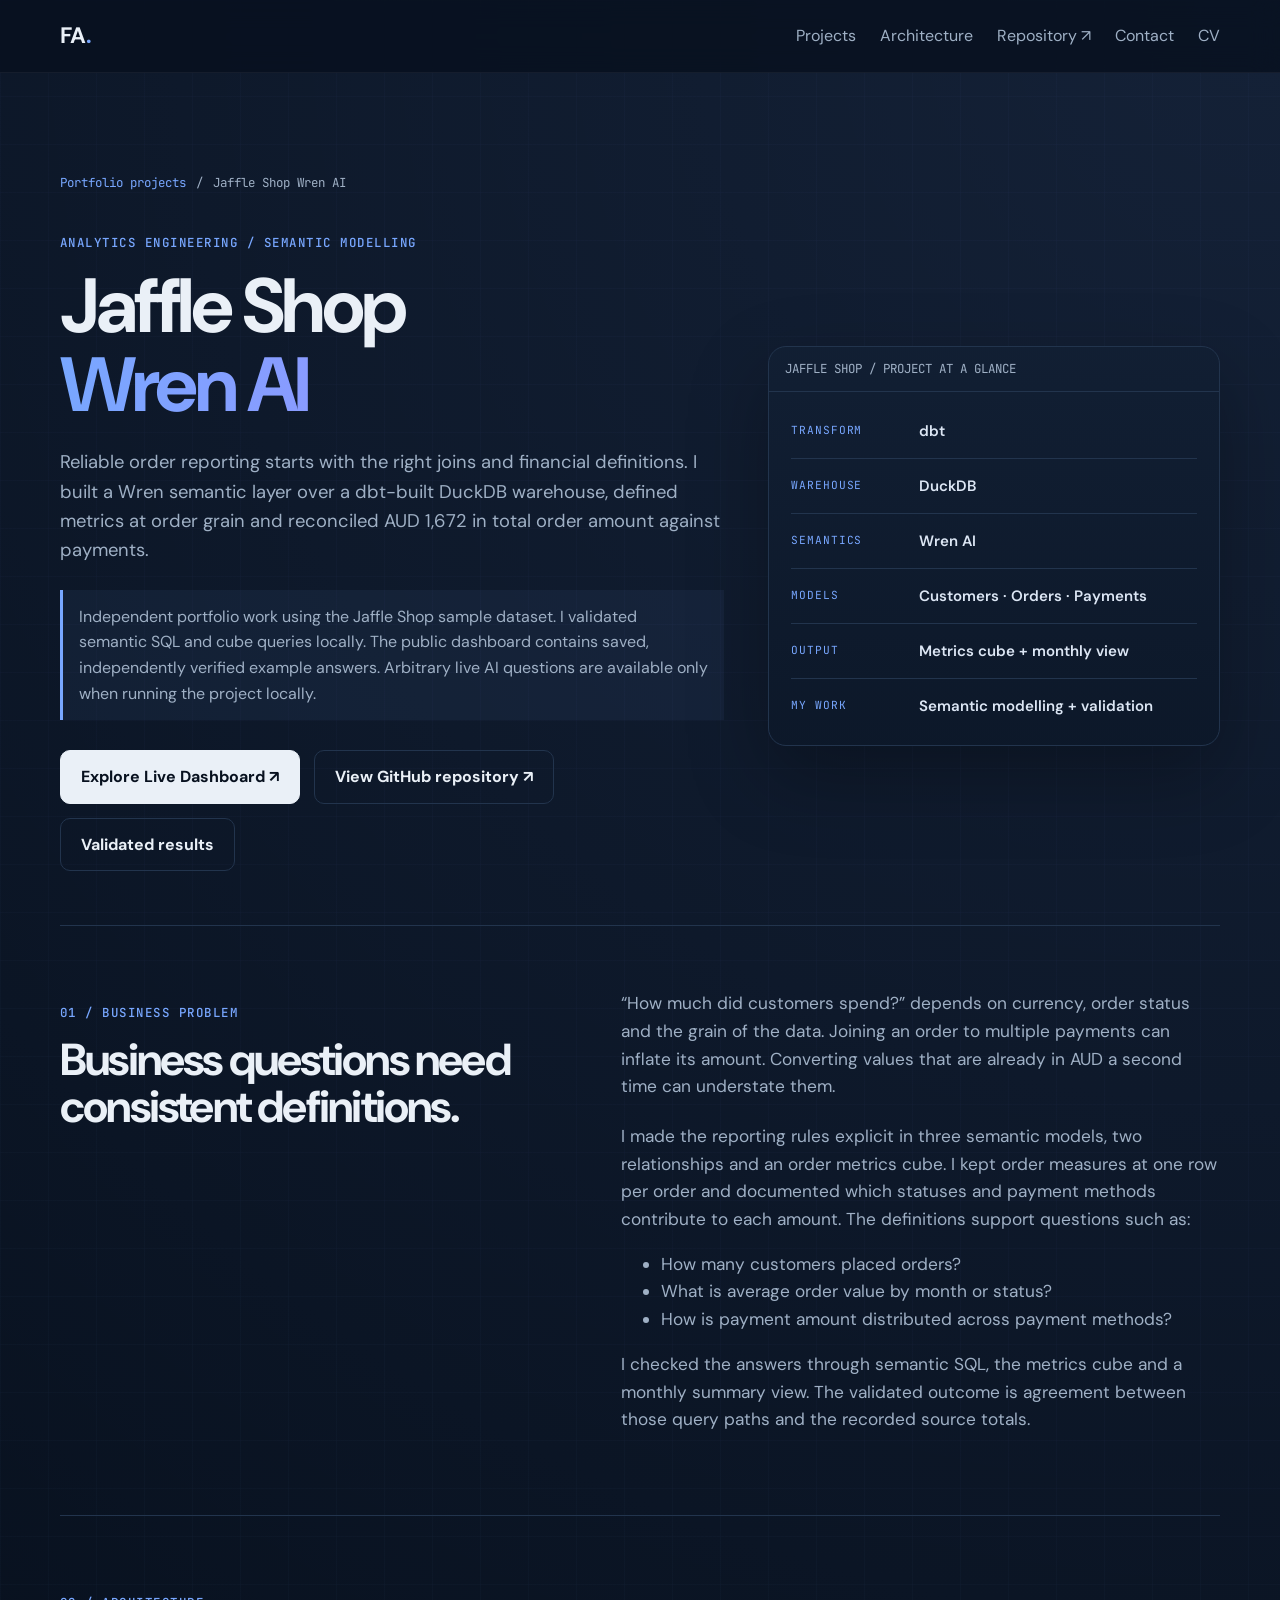
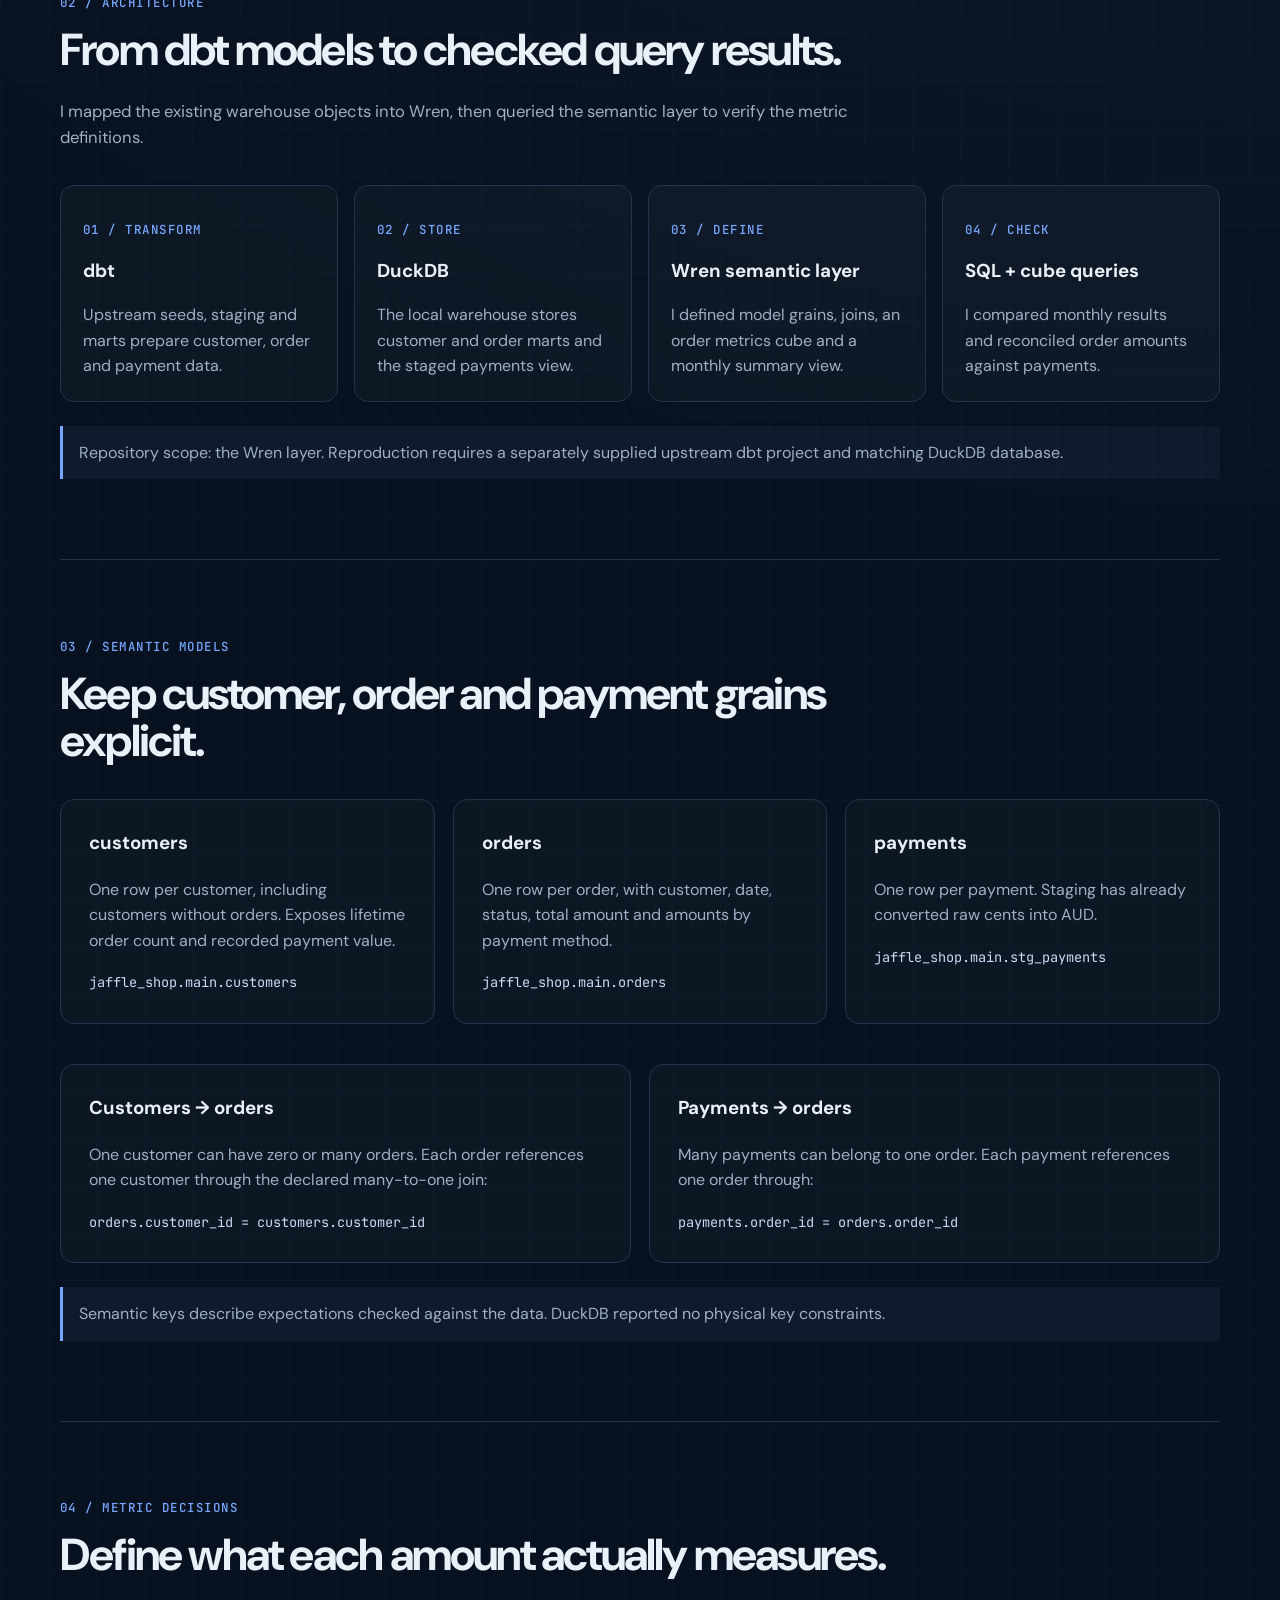
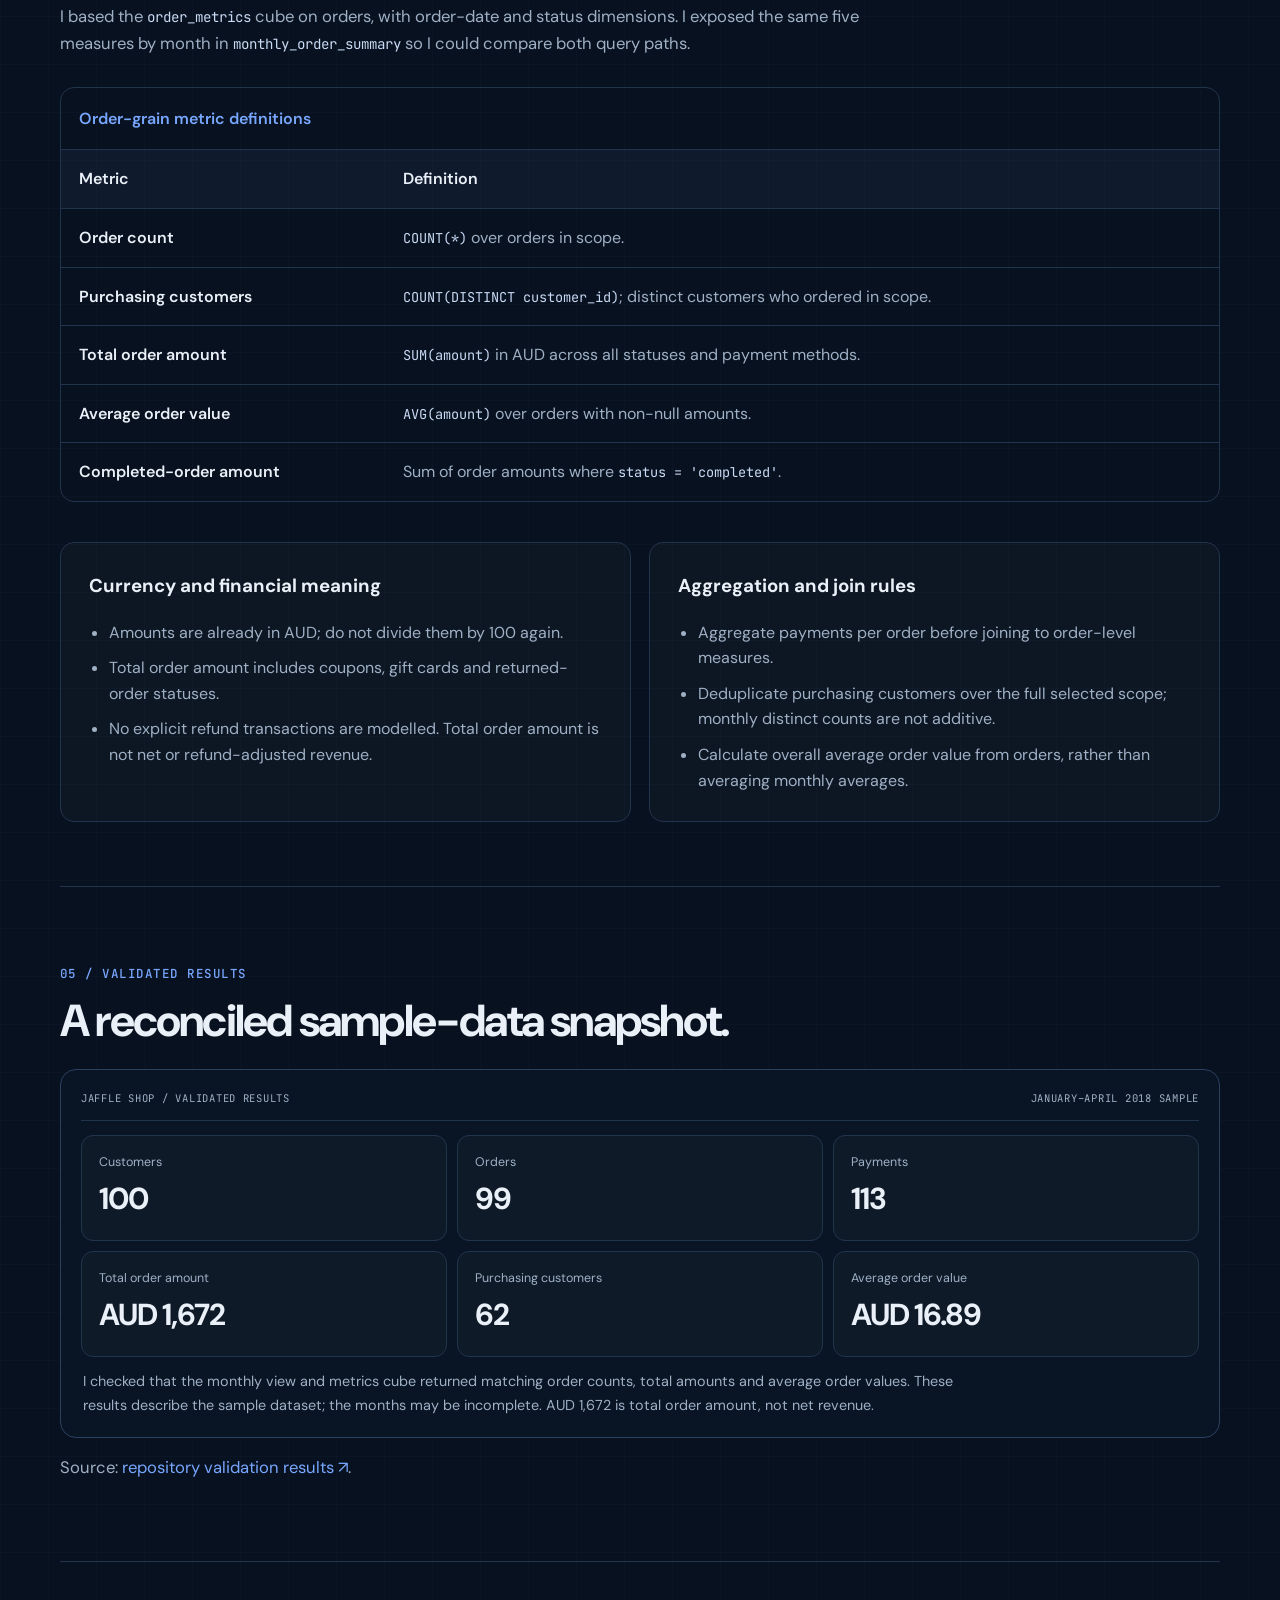
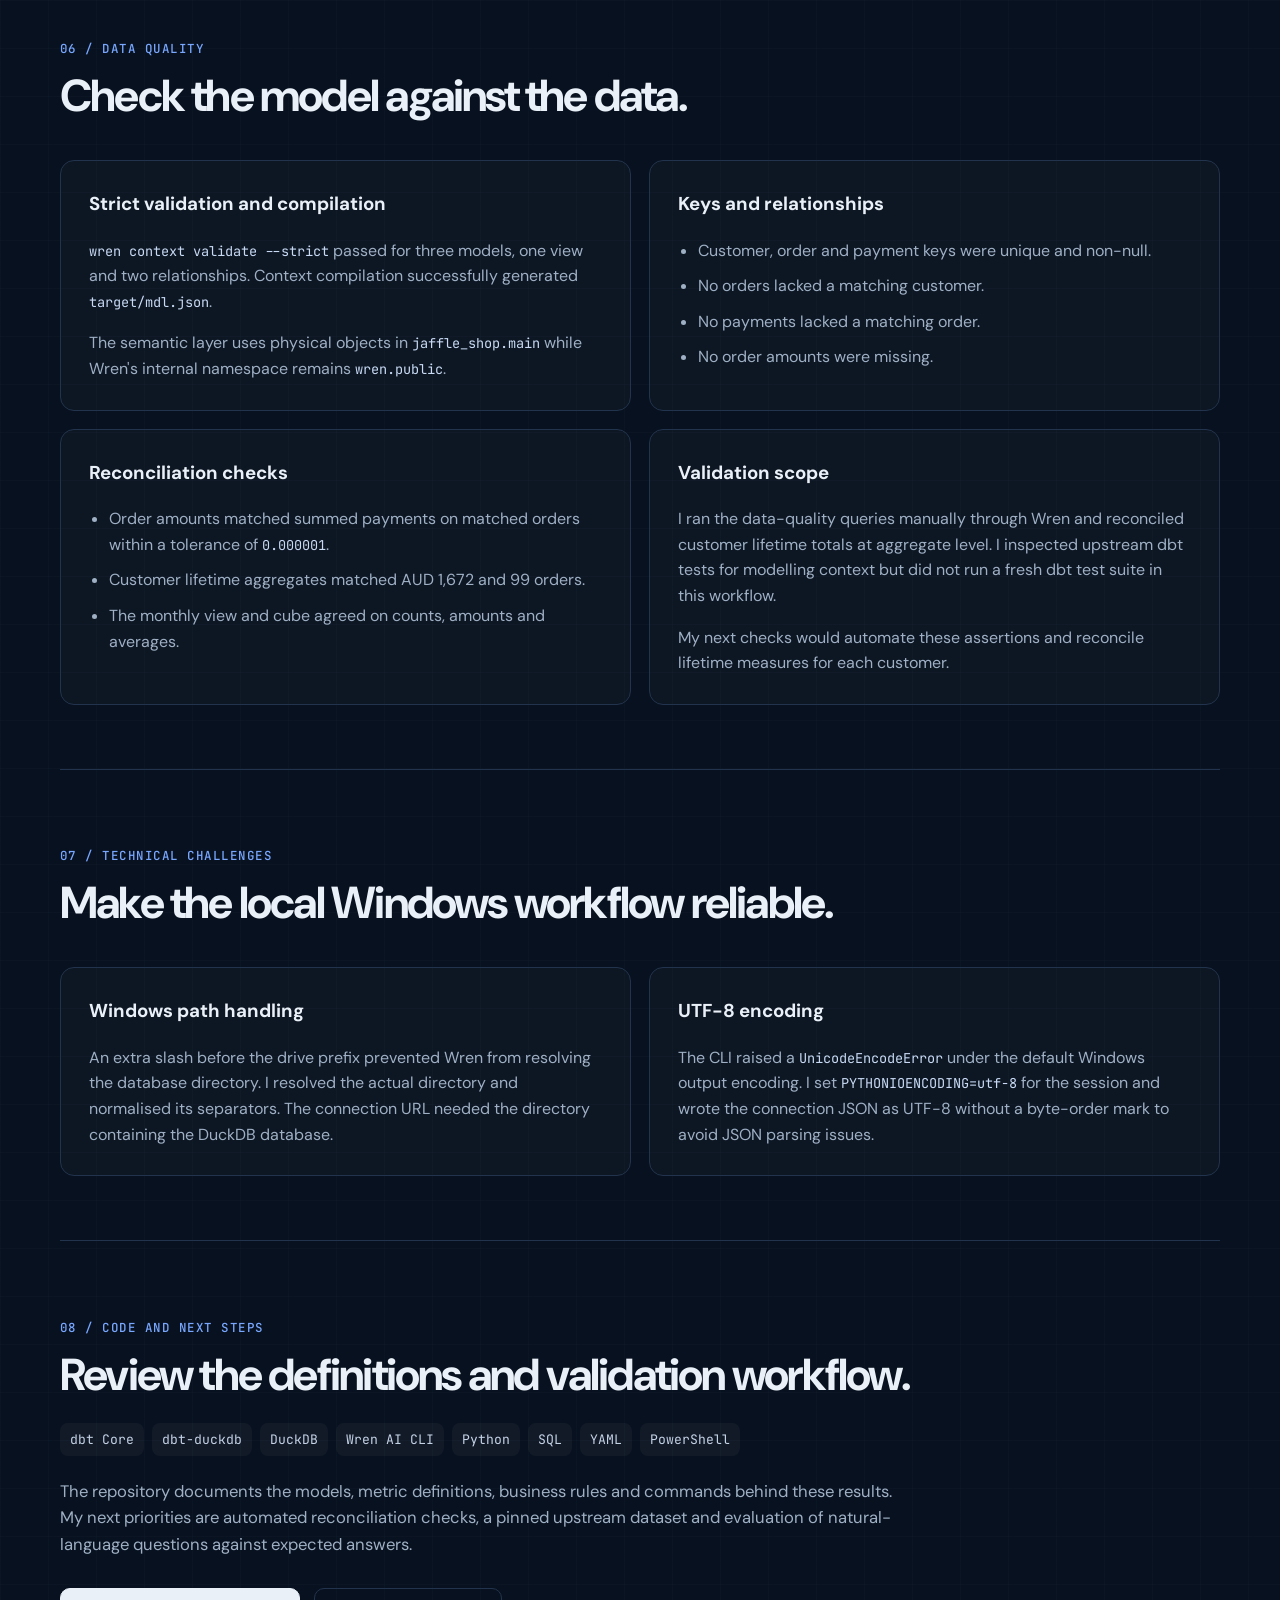
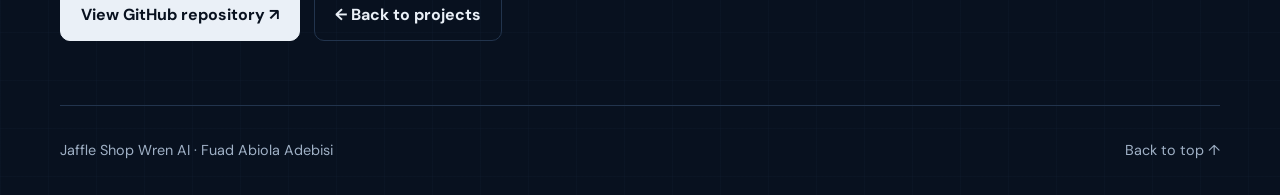
<file: jaffle-wren.html>
<!DOCTYPE html>
<html lang="en">
<head>
  <meta charset="UTF-8" />
  <meta name="viewport" content="width=device-width, initial-scale=1.0" />
  <meta name="description" content="How I modelled orders, customers and payments in Wren AI over a dbt-built DuckDB warehouse, then reconciled metrics using the Jaffle Shop sample dataset." />
  <meta property="og:title" content="Jaffle Shop Wren AI | Fuad Adebisi" />
  <meta property="og:description" content="Order-grain metrics, explicit AUD definitions and reconciled sample-data results with dbt, DuckDB and Wren AI." />
  <meta property="og:type" content="website" />
  <link rel="icon" href="data:image/svg+xml,%3Csvg xmlns='http://www.w3.org/2000/svg' viewBox='0 0 40 40' %3E%3Crect width='40' height='40' rx='10' fill='%23d9ff3f'/%3E%3Ctext x='12' y='29' font-size='24' font-family='sans-serif' fill='%230b0d0f'%3EF%3C/text%3E%3C/svg%3E">
  <title>Jaffle Shop Wren AI | Fuad Adebisi</title>
  <link rel="preconnect" href="https://fonts.googleapis.com" />
  <link rel="preconnect" href="https://fonts.gstatic.com" crossorigin />
  <link href="https://fonts.googleapis.com/css2?family=DM+Sans:wght@400;500;600;700&amp;family=JetBrains+Mono:wght@400;500&amp;display=swap" rel="stylesheet" />
  <link rel="stylesheet" href="styles.css" />
</head>
<body id="top" class="jaffle-case">
  <a class="jaffle-skip" href="#main-content">Skip to content</a>
  <header class="site-header">
    <nav class="nav container" aria-label="Primary navigation">
      <a class="brand" href="index.html">FA<span>.</span></a>
      <button class="menu-toggle" aria-label="Toggle navigation" aria-expanded="false" aria-controls="case-navigation">☰</button>
      <div class="nav-links" id="case-navigation">
        <a href="index.html#projects">Projects</a>
        <a href="#architecture">Architecture</a>
        <a href="https://github.com/Fuddie/jaffle-shop-wren-ai" target="_blank" rel="noreferrer">Repository ↗</a>
        <a href="mailto:fuddiebiola@gmail.com">Contact</a>
      </div>
    </nav>
  </header>

  <main id="main-content" tabindex="-1">
    <section class="container jaffle-hero">
      <nav class="jaffle-breadcrumb" aria-label="Breadcrumb"><a href="index.html#projects">Portfolio projects</a><span aria-hidden="true">/</span><span>Jaffle Shop Wren AI</span></nav>
      <div class="jaffle-hero-grid">
        <div>
          <p class="eyebrow">ANALYTICS ENGINEERING / SEMANTIC MODELLING</p>
          <h1>Jaffle Shop <span>Wren AI</span></h1>
          <p class="hero-text">Reliable order reporting starts with the right joins and financial definitions. I built a Wren semantic layer over a dbt-built DuckDB warehouse, defined metrics at order grain and reconciled AUD 1,672 in total order amount against payments.</p>
          <p class="jaffle-note">Independent portfolio work using the Jaffle Shop sample dataset. I validated semantic SQL and cube queries locally. The public dashboard contains saved, independently verified example answers. Arbitrary live AI questions are available only when running the project locally.</p>
          <div class="hero-actions">
            <a class="button primary" href="https://fuddie.github.io/jaffle-shop-wren-ai/" target="_blank" rel="noopener noreferrer">Explore Live Dashboard &#8599;</a>
            <a class="button secondary" href="https://github.com/Fuddie/jaffle-shop-wren-ai" target="_blank" rel="noopener noreferrer">View GitHub repository ↗</a>
            <a class="button secondary" href="#results">Validated results</a>
          </div>
        </div>
        <aside class="hero-panel" aria-label="Project at a glance">
          <div class="code-label">JAFFLE SHOP / PROJECT AT A GLANCE</div>
          <div class="profile-panel">
            <div class="profile-row"><span>TRANSFORM</span><strong>dbt</strong></div>
            <div class="profile-row"><span>WAREHOUSE</span><strong>DuckDB</strong></div>
            <div class="profile-row"><span>SEMANTICS</span><strong>Wren AI</strong></div>
            <div class="profile-row"><span>MODELS</span><strong>Customers · Orders · Payments</strong></div>
            <div class="profile-row"><span>OUTPUT</span><strong>Metrics cube + monthly view</strong></div>
            <div class="profile-row"><span>MY WORK</span><strong>Semantic modelling + validation</strong></div>
          </div>
        </aside>
      </div>
    </section>

    <section class="section container split-section">
      <div class="section-heading"><p class="eyebrow">01 / BUSINESS PROBLEM</p><h2>Business questions need consistent definitions.</h2></div>
      <div class="section-copy">
        <p>“How much did customers spend?” depends on currency, order status and the grain of the data. Joining an order to multiple payments can inflate its amount. Converting values that are already in AUD a second time can understate them.</p>
        <p>I made the reporting rules explicit in three semantic models, two relationships and an order metrics cube. I kept order measures at one row per order and documented which statuses and payment methods contribute to each amount. The definitions support questions such as:</p>
        <ul><li>How many customers placed orders?</li><li>What is average order value by month or status?</li><li>How is payment amount distributed across payment methods?</li></ul>
        <p>I checked the answers through semantic SQL, the metrics cube and a monthly summary view. The validated outcome is agreement between those query paths and the recorded source totals.</p>
      </div>
    </section>

    <section id="architecture" class="section container">
      <div class="section-heading"><p class="eyebrow">02 / ARCHITECTURE</p><h2>From dbt models to checked query results.</h2></div>
      <p class="section-intro">I mapped the existing warehouse objects into Wren, then queried the semantic layer to verify the metric definitions.</p>
      <ol class="jaffle-pipeline">
        <li><p class="eyebrow">01 / TRANSFORM</p><h3>dbt</h3><p>Upstream seeds, staging and marts prepare customer, order and payment data.</p></li>
        <li><p class="eyebrow">02 / STORE</p><h3>DuckDB</h3><p>The local warehouse stores customer and order marts and the staged payments view.</p></li>
        <li><p class="eyebrow">03 / DEFINE</p><h3>Wren semantic layer</h3><p>I defined model grains, joins, an order metrics cube and a monthly summary view.</p></li>
        <li><p class="eyebrow">04 / CHECK</p><h3>SQL + cube queries</h3><p>I compared monthly results and reconciled order amounts against payments.</p></li>
      </ol>
      <p class="jaffle-note">Repository scope: the Wren layer. Reproduction requires a separately supplied upstream dbt project and matching DuckDB database.</p>
    </section>

    <section class="section container">
      <div class="section-heading"><p class="eyebrow">03 / SEMANTIC MODELS</p><h2>Keep customer, order and payment grains explicit.</h2></div>
      <div class="jaffle-model-grid">
        <article class="skill-card"><h3>customers</h3><p>One row per customer, including customers without orders. Exposes lifetime order count and recorded payment value.</p><code>jaffle_shop.main.customers</code></article>
        <article class="skill-card"><h3>orders</h3><p>One row per order, with customer, date, status, total amount and amounts by payment method.</p><code>jaffle_shop.main.orders</code></article>
        <article class="skill-card"><h3>payments</h3><p>One row per payment. Staging has already converted raw cents into AUD.</p><code>jaffle_shop.main.stg_payments</code></article>
      </div>
      <div class="skills-grid">
        <article class="skill-card"><h3>Customers → orders</h3><p>One customer can have zero or many orders. Each order references one customer through the declared many-to-one join:</p><code>orders.customer_id = customers.customer_id</code></article>
        <article class="skill-card"><h3>Payments → orders</h3><p>Many payments can belong to one order. Each payment references one order through:</p><code>payments.order_id = orders.order_id</code></article>
      </div>
      <p class="jaffle-note">Semantic keys describe expectations checked against the data. DuckDB reported no physical key constraints.</p>
    </section>

    <section class="section container">
      <div class="section-heading"><p class="eyebrow">04 / METRIC DECISIONS</p><h2>Define what each amount actually measures.</h2></div>
      <p class="section-intro">I based the <code>order_metrics</code> cube on orders, with order-date and status dimensions. I exposed the same five measures by month in <code>monthly_order_summary</code> so I could compare both query paths.</p>
      <div class="jaffle-table-wrap" role="region" aria-label="Governed metric definitions" tabindex="0">
        <table class="jaffle-table">
          <caption>Order-grain metric definitions</caption>
          <thead><tr><th scope="col">Metric</th><th scope="col">Definition</th></tr></thead>
          <tbody>
            <tr><th scope="row">Order count</th><td><code>COUNT(*)</code> over orders in scope.</td></tr>
            <tr><th scope="row">Purchasing customers</th><td><code>COUNT(DISTINCT customer_id)</code>; distinct customers who ordered in scope.</td></tr>
            <tr><th scope="row">Total order amount</th><td><code>SUM(amount)</code> in AUD across all statuses and payment methods.</td></tr>
            <tr><th scope="row">Average order value</th><td><code>AVG(amount)</code> over orders with non-null amounts.</td></tr>
            <tr><th scope="row">Completed-order amount</th><td>Sum of order amounts where <code>status = 'completed'</code>.</td></tr>
          </tbody>
        </table>
      </div>
      <div class="skills-grid">
        <article class="skill-card"><h3>Currency and financial meaning</h3><ul><li>Amounts are already in AUD; do not divide them by 100 again.</li><li>Total order amount includes coupons, gift cards and returned-order statuses.</li><li>No explicit refund transactions are modelled. Total order amount is not net or refund-adjusted revenue.</li></ul></article>
        <article class="skill-card"><h3>Aggregation and join rules</h3><ul><li>Aggregate payments per order before joining to order-level measures.</li><li>Deduplicate purchasing customers over the full selected scope; monthly distinct counts are not additive.</li><li>Calculate overall average order value from orders, rather than averaging monthly averages.</li></ul></article>
      </div>
    </section>

    <section id="results" class="section container">
      <div class="section-heading"><p class="eyebrow">05 / VALIDATED RESULTS</p><h2>A reconciled sample-data snapshot.</h2></div>
      <div class="project-preview">
        <div class="preview-head"><span>JAFFLE SHOP / VALIDATED RESULTS</span><span>JANUARY–APRIL 2018 SAMPLE</span></div>
        <div class="preview-kpis jaffle-results">
          <div><span>Customers</span><strong>100</strong></div>
          <div><span>Orders</span><strong>99</strong></div>
          <div><span>Payments</span><strong>113</strong></div>
          <div><span>Total order amount</span><strong>AUD 1,672</strong></div>
          <div><span>Purchasing customers</span><strong>62</strong></div>
          <div><span>Average order value</span><strong>AUD 16.89</strong></div>
        </div>
        <p class="preview-note">I checked that the monthly view and metrics cube returned matching order counts, total amounts and average order values. These results describe the sample dataset; the months may be incomplete. AUD 1,672 is total order amount, not net revenue.</p>
      </div>
      <p class="section-intro">Source: <a class="jaffle-source" href="https://github.com/Fuddie/jaffle-shop-wren-ai/blob/main/README.md#validated-results-from-the-first-query-workflow" target="_blank" rel="noreferrer">repository validation results ↗</a>.</p>
    </section>

    <section class="section container">
      <div class="section-heading"><p class="eyebrow">06 / DATA QUALITY</p><h2>Check the model against the data.</h2></div>
      <div class="skills-grid">
        <article class="skill-card"><h3>Strict validation and compilation</h3><p><code>wren context validate --strict</code> passed for three models, one view and two relationships. Context compilation successfully generated <code>target/mdl.json</code>.</p><p>The semantic layer uses physical objects in <code>jaffle_shop.main</code> while Wren's internal namespace remains <code>wren.public</code>.</p></article>
        <article class="skill-card"><h3>Keys and relationships</h3><ul><li>Customer, order and payment keys were unique and non-null.</li><li>No orders lacked a matching customer.</li><li>No payments lacked a matching order.</li><li>No order amounts were missing.</li></ul></article>
        <article class="skill-card"><h3>Reconciliation checks</h3><ul><li>Order amounts matched summed payments on matched orders within a tolerance of <code>0.000001</code>.</li><li>Customer lifetime aggregates matched AUD 1,672 and 99 orders.</li><li>The monthly view and cube agreed on counts, amounts and averages.</li></ul></article>
        <article class="skill-card"><h3>Validation scope</h3><p>I ran the data-quality queries manually through Wren and reconciled customer lifetime totals at aggregate level. I inspected upstream dbt tests for modelling context but did not run a fresh dbt test suite in this workflow.</p><p>My next checks would automate these assertions and reconcile lifetime measures for each customer.</p></article>
      </div>
    </section>

    <section class="section container">
      <div class="section-heading"><p class="eyebrow">07 / TECHNICAL CHALLENGES</p><h2>Make the local Windows workflow reliable.</h2></div>
      <div class="skills-grid">
        <article class="skill-card"><h3>Windows path handling</h3><p>An extra slash before the drive prefix prevented Wren from resolving the database directory. I resolved the actual directory and normalised its separators. The connection URL needed the directory containing the DuckDB database.</p></article>
        <article class="skill-card"><h3>UTF-8 encoding</h3><p>The CLI raised a <code>UnicodeEncodeError</code> under the default Windows output encoding. I set <code>PYTHONIOENCODING=utf-8</code> for the session and wrote the connection JSON as UTF-8 without a byte-order mark to avoid JSON parsing issues.</p></article>
      </div>
    </section>

    <section class="section container">
      <div class="section-heading"><p class="eyebrow">08 / CODE AND NEXT STEPS</p><h2>Review the definitions and validation workflow.</h2></div>
      <div class="tags"><span>dbt Core</span><span>dbt-duckdb</span><span>DuckDB</span><span>Wren AI CLI</span><span>Python</span><span>SQL</span><span>YAML</span><span>PowerShell</span></div>
      <p class="section-intro">The repository documents the models, metric definitions, business rules and commands behind these results. My next priorities are automated reconciliation checks, a pinned upstream dataset and evaluation of natural-language questions against expected answers.</p>
      <div class="hero-actions">
        <a class="button primary" href="https://github.com/Fuddie/jaffle-shop-wren-ai" target="_blank" rel="noreferrer">View GitHub repository ↗</a>
        <a class="button secondary" href="index.html#projects">← Back to projects</a>
      </div>
    </section>
  </main>
  <footer class="footer container"><p>Jaffle Shop Wren AI · Fuad Abiola Adebisi</p><a href="#top">Back to top ↑</a></footer>
  <script src="script.js"></script>
</body>
</html>
</file>
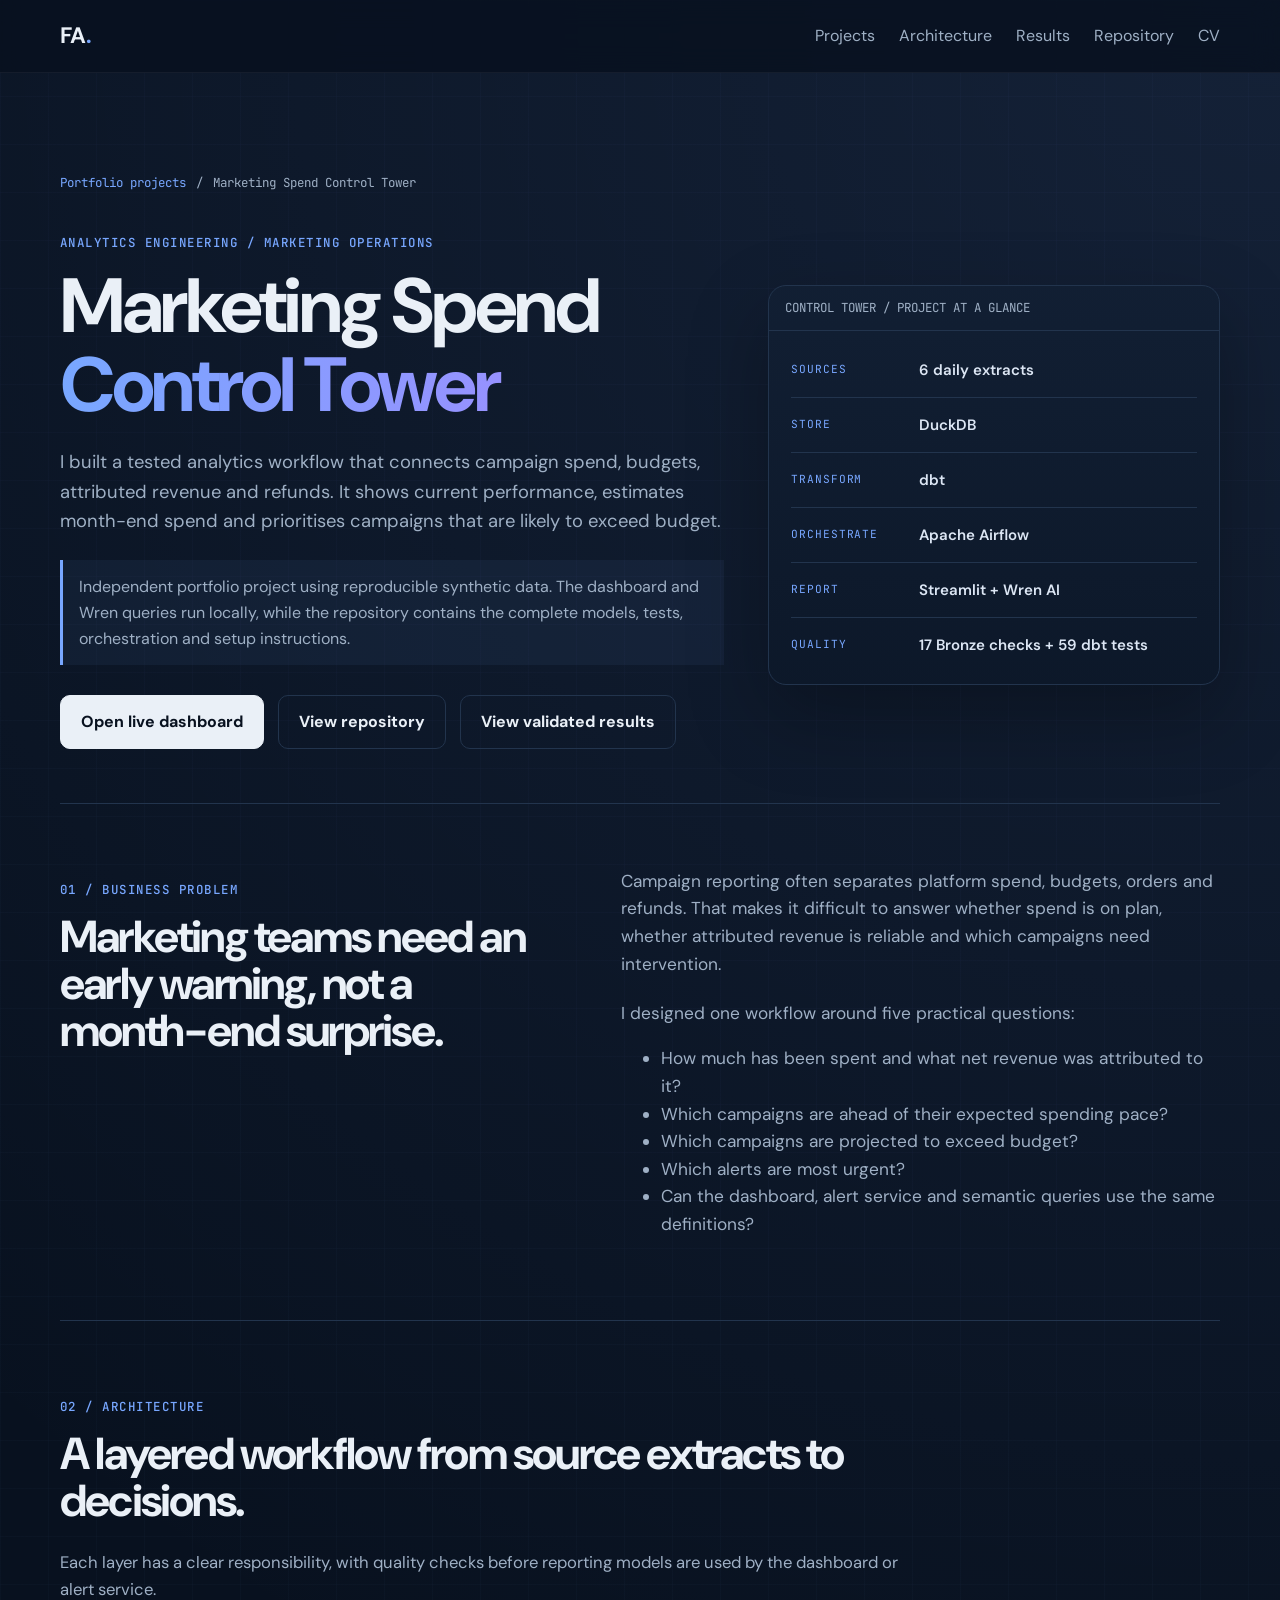
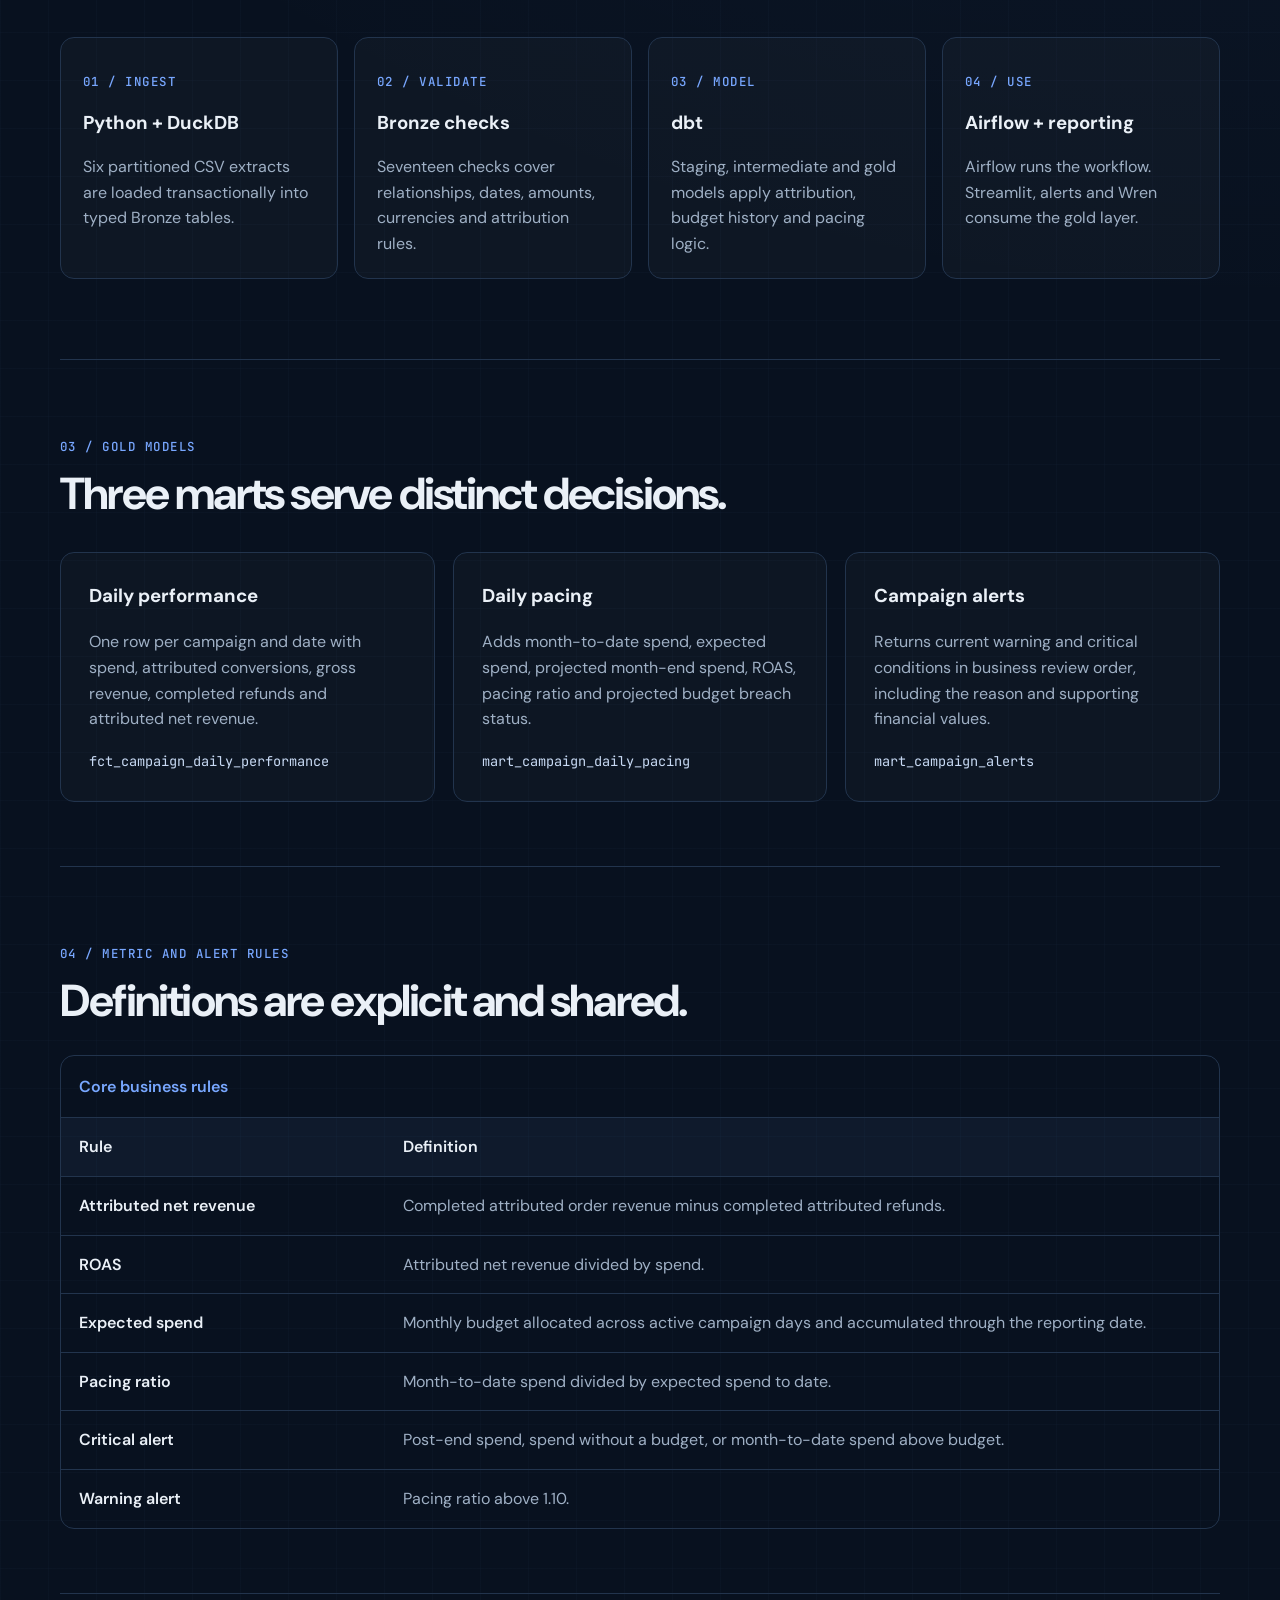
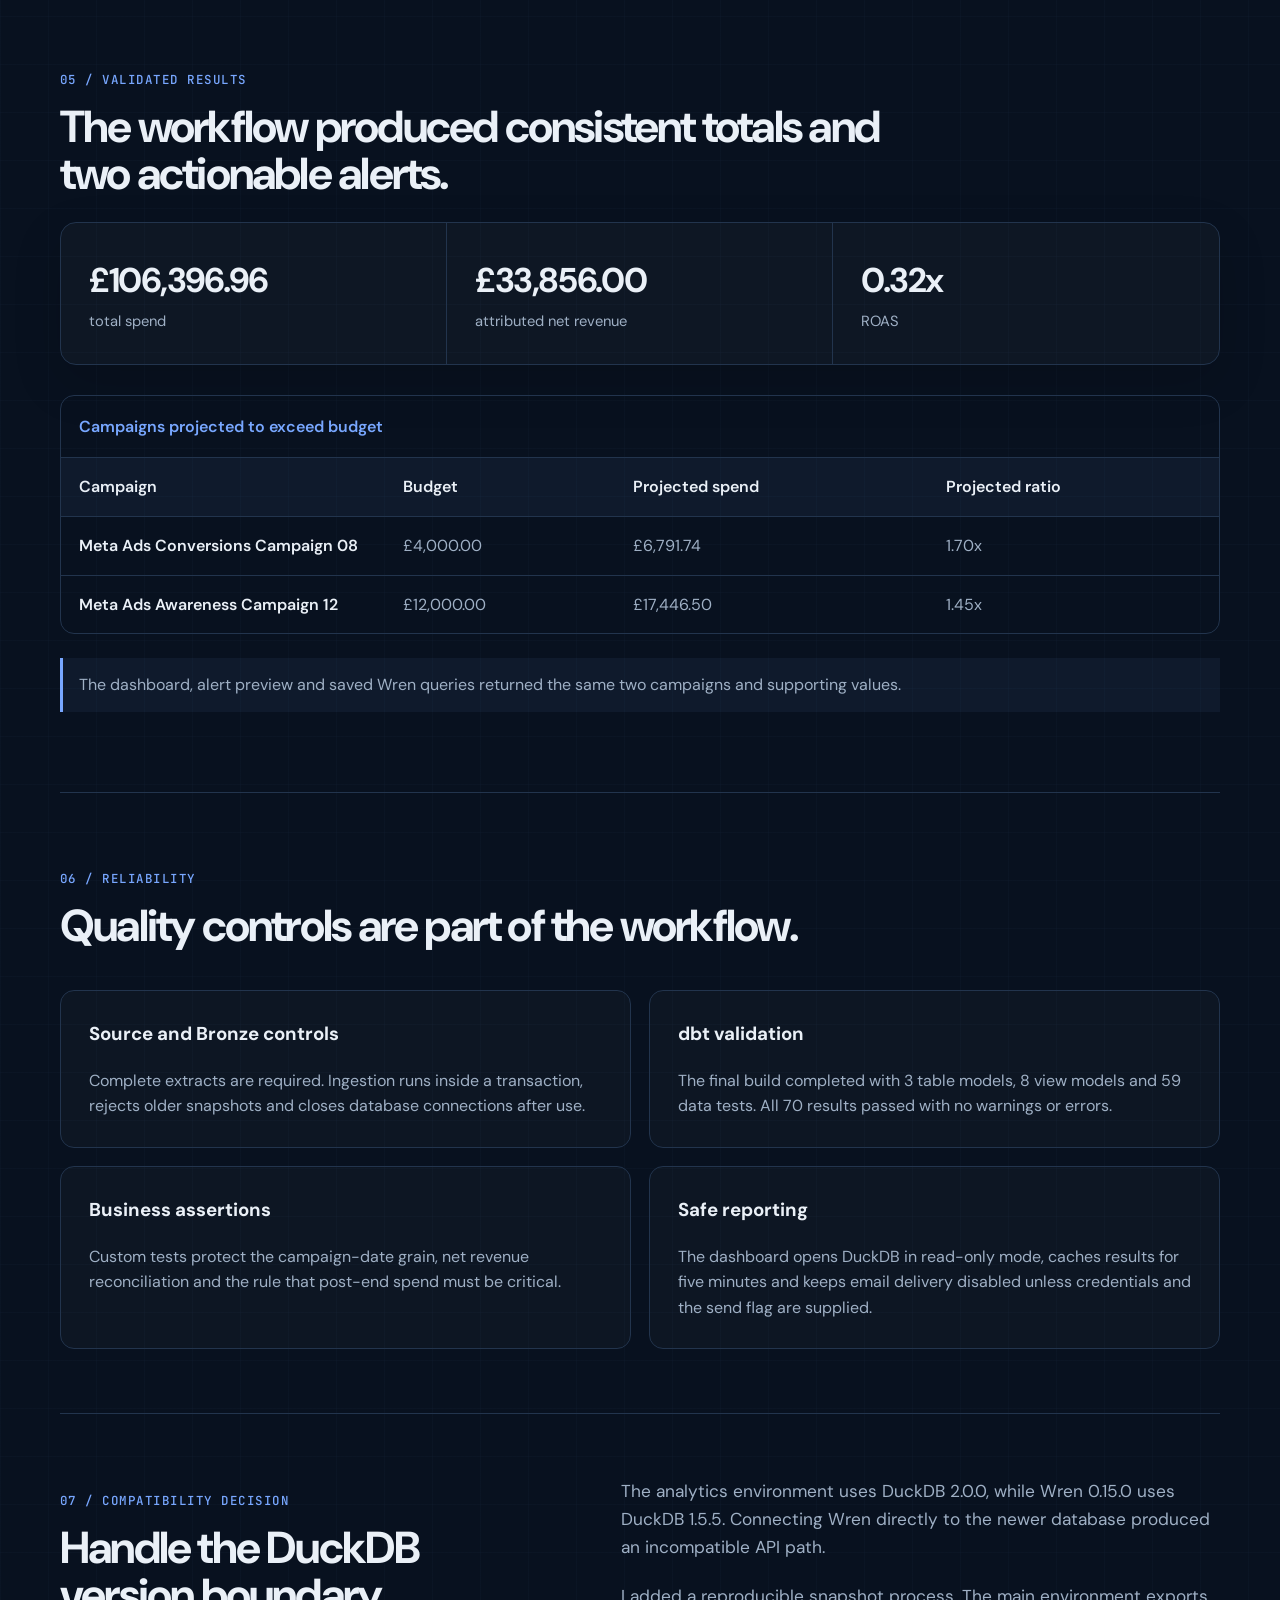
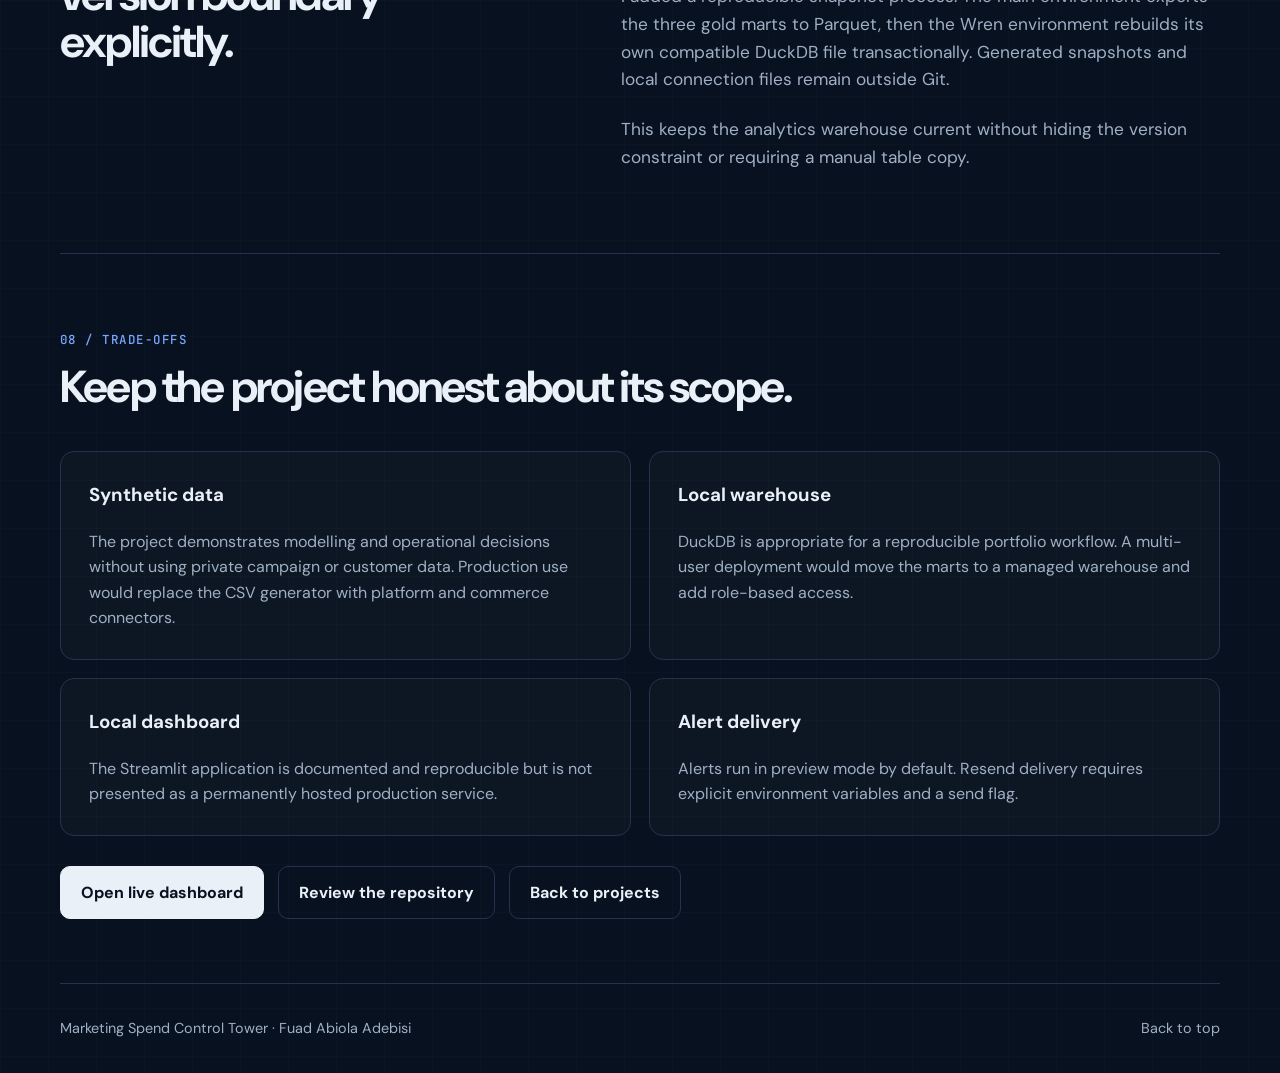
<file: marketing-spend-control-tower.html>
<!DOCTYPE html>
<html lang="en">
<head>
  <meta charset="UTF-8" />
  <meta name="viewport" content="width=device-width, initial-scale=1.0" />
  <meta name="description" content="How I built a tested marketing spend control tower with Python, DuckDB, dbt, Airflow, Streamlit and Wren AI." />
  <meta property="og:title" content="Marketing Spend Control Tower | Fuad Adebisi" />
  <meta property="og:description" content="Campaign pacing, attributed revenue, overspend alerts and tested reporting models in one analytics engineering workflow." />
  <meta property="og:type" content="website" />
  <link rel="icon" href="data:image/svg+xml,%3Csvg xmlns='http://www.w3.org/2000/svg' viewBox='0 0 40 40' %3E%3Crect width='40' height='40' rx='10' fill='%23d9ff3f'/%3E%3Ctext x='12' y='29' font-size='24' font-family='sans-serif' fill='%230b0d0f'%3EF%3C/text%3E%3C/svg%3E">
  <title>Marketing Spend Control Tower | Fuad Adebisi</title>
  <link rel="preconnect" href="https://fonts.googleapis.com" />
  <link rel="preconnect" href="https://fonts.gstatic.com" crossorigin />
  <link href="https://fonts.googleapis.com/css2?family=DM+Sans:wght@400;500;600;700&amp;family=JetBrains+Mono:wght@400;500&amp;display=swap" rel="stylesheet" />
  <link rel="stylesheet" href="styles.css" />
</head>
<body id="top" class="jaffle-case">
  <a class="jaffle-skip" href="#main-content">Skip to content</a>
  <header class="site-header">
    <nav class="nav container" aria-label="Primary navigation">
      <a class="brand" href="index.html">FA<span>.</span></a>
      <button class="menu-toggle" aria-label="Toggle navigation" aria-expanded="false" aria-controls="case-navigation">☰</button>
      <div class="nav-links" id="case-navigation">
        <a href="index.html#projects">Projects</a>
        <a href="#architecture">Architecture</a>
        <a href="#results">Results</a>
        <a href="https://github.com/Fuddie/marketing-spend-control-tower" target="_blank" rel="noreferrer">Repository</a>
      </div>
    </nav>
  </header>

  <main id="main-content" tabindex="-1">
    <section class="container jaffle-hero">
      <nav class="jaffle-breadcrumb" aria-label="Breadcrumb"><a href="index.html#projects">Portfolio projects</a><span aria-hidden="true">/</span><span>Marketing Spend Control Tower</span></nav>
      <div class="jaffle-hero-grid">
        <div>
          <p class="eyebrow">ANALYTICS ENGINEERING / MARKETING OPERATIONS</p>
          <h1>Marketing Spend <span>Control Tower</span></h1>
          <p class="hero-text">I built a tested analytics workflow that connects campaign spend, budgets, attributed revenue and refunds. It shows current performance, estimates month-end spend and prioritises campaigns that are likely to exceed budget.</p>
          <p class="jaffle-note">Independent portfolio project using reproducible synthetic data. The dashboard and Wren queries run locally, while the repository contains the complete models, tests, orchestration and setup instructions.</p>
          <div class="hero-actions">
            <a class="button primary" href="marketing-spend-dashboard.html">Open live dashboard</a>
            <a class="button secondary" href="https://github.com/Fuddie/marketing-spend-control-tower" target="_blank" rel="noopener noreferrer">View repository</a>
            <a class="button secondary" href="#results">View validated results</a>
          </div>
        </div>
        <aside class="hero-panel" aria-label="Project at a glance">
          <div class="code-label">CONTROL TOWER / PROJECT AT A GLANCE</div>
          <div class="profile-panel">
            <div class="profile-row"><span>SOURCES</span><strong>6 daily extracts</strong></div>
            <div class="profile-row"><span>STORE</span><strong>DuckDB</strong></div>
            <div class="profile-row"><span>TRANSFORM</span><strong>dbt</strong></div>
            <div class="profile-row"><span>ORCHESTRATE</span><strong>Apache Airflow</strong></div>
            <div class="profile-row"><span>REPORT</span><strong>Streamlit + Wren AI</strong></div>
            <div class="profile-row"><span>QUALITY</span><strong>17 Bronze checks + 59 dbt tests</strong></div>
          </div>
        </aside>
      </div>
    </section>

    <section class="section container split-section">
      <div class="section-heading"><p class="eyebrow">01 / BUSINESS PROBLEM</p><h2>Marketing teams need an early warning, not a month-end surprise.</h2></div>
      <div class="section-copy">
        <p>Campaign reporting often separates platform spend, budgets, orders and refunds. That makes it difficult to answer whether spend is on plan, whether attributed revenue is reliable and which campaigns need intervention.</p>
        <p>I designed one workflow around five practical questions:</p>
        <ul>
          <li>How much has been spent and what net revenue was attributed to it?</li>
          <li>Which campaigns are ahead of their expected spending pace?</li>
          <li>Which campaigns are projected to exceed budget?</li>
          <li>Which alerts are most urgent?</li>
          <li>Can the dashboard, alert service and semantic queries use the same definitions?</li>
        </ul>
      </div>
    </section>

    <section id="architecture" class="section container">
      <div class="section-heading"><p class="eyebrow">02 / ARCHITECTURE</p><h2>A layered workflow from source extracts to decisions.</h2></div>
      <p class="section-intro">Each layer has a clear responsibility, with quality checks before reporting models are used by the dashboard or alert service.</p>
      <ol class="jaffle-pipeline">
        <li><p class="eyebrow">01 / INGEST</p><h3>Python + DuckDB</h3><p>Six partitioned CSV extracts are loaded transactionally into typed Bronze tables.</p></li>
        <li><p class="eyebrow">02 / VALIDATE</p><h3>Bronze checks</h3><p>Seventeen checks cover relationships, dates, amounts, currencies and attribution rules.</p></li>
        <li><p class="eyebrow">03 / MODEL</p><h3>dbt</h3><p>Staging, intermediate and gold models apply attribution, budget history and pacing logic.</p></li>
        <li><p class="eyebrow">04 / USE</p><h3>Airflow + reporting</h3><p>Airflow runs the workflow. Streamlit, alerts and Wren consume the gold layer.</p></li>
      </ol>
    </section>

    <section class="section container">
      <div class="section-heading"><p class="eyebrow">03 / GOLD MODELS</p><h2>Three marts serve distinct decisions.</h2></div>
      <div class="jaffle-model-grid">
        <article class="skill-card"><h3>Daily performance</h3><p>One row per campaign and date with spend, attributed conversions, gross revenue, completed refunds and attributed net revenue.</p><code>fct_campaign_daily_performance</code></article>
        <article class="skill-card"><h3>Daily pacing</h3><p>Adds month-to-date spend, expected spend, projected month-end spend, ROAS, pacing ratio and projected budget breach status.</p><code>mart_campaign_daily_pacing</code></article>
        <article class="skill-card"><h3>Campaign alerts</h3><p>Returns current warning and critical conditions in business review order, including the reason and supporting financial values.</p><code>mart_campaign_alerts</code></article>
      </div>
    </section>

    <section class="section container">
      <div class="section-heading"><p class="eyebrow">04 / METRIC AND ALERT RULES</p><h2>Definitions are explicit and shared.</h2></div>
      <div class="jaffle-table-wrap">
        <table class="jaffle-table">
          <caption>Core business rules</caption>
          <thead><tr><th scope="col">Rule</th><th scope="col">Definition</th></tr></thead>
          <tbody>
            <tr><th scope="row">Attributed net revenue</th><td>Completed attributed order revenue minus completed attributed refunds.</td></tr>
            <tr><th scope="row">ROAS</th><td>Attributed net revenue divided by spend.</td></tr>
            <tr><th scope="row">Expected spend</th><td>Monthly budget allocated across active campaign days and accumulated through the reporting date.</td></tr>
            <tr><th scope="row">Pacing ratio</th><td>Month-to-date spend divided by expected spend to date.</td></tr>
            <tr><th scope="row">Critical alert</th><td>Post-end spend, spend without a budget, or month-to-date spend above budget.</td></tr>
            <tr><th scope="row">Warning alert</th><td>Pacing ratio above 1.10.</td></tr>
          </tbody>
        </table>
      </div>
    </section>

    <section id="results" class="section container">
      <div class="section-heading"><p class="eyebrow">05 / VALIDATED RESULTS</p><h2>The workflow produced consistent totals and two actionable alerts.</h2></div>
      <div class="metrics jaffle-results">
        <article><strong>£106,396.96</strong><span>total spend</span></article>
        <article><strong>£33,856.00</strong><span>attributed net revenue</span></article>
        <article><strong>0.32x</strong><span>ROAS</span></article>
      </div>
      <div class="jaffle-table-wrap">
        <table class="jaffle-table">
          <caption>Campaigns projected to exceed budget</caption>
          <thead><tr><th scope="col">Campaign</th><th scope="col">Budget</th><th scope="col">Projected spend</th><th scope="col">Projected ratio</th></tr></thead>
          <tbody>
            <tr><th scope="row">Meta Ads Conversions Campaign 08</th><td>£4,000.00</td><td>£6,791.74</td><td>1.70x</td></tr>
            <tr><th scope="row">Meta Ads Awareness Campaign 12</th><td>£12,000.00</td><td>£17,446.50</td><td>1.45x</td></tr>
          </tbody>
        </table>
      </div>
      <p class="jaffle-note">The dashboard, alert preview and saved Wren queries returned the same two campaigns and supporting values.</p>
    </section>

    <section class="section container">
      <div class="section-heading"><p class="eyebrow">06 / RELIABILITY</p><h2>Quality controls are part of the workflow.</h2></div>
      <div class="skills-grid">
        <article class="skill-card"><h3>Source and Bronze controls</h3><p>Complete extracts are required. Ingestion runs inside a transaction, rejects older snapshots and closes database connections after use.</p></article>
        <article class="skill-card"><h3>dbt validation</h3><p>The final build completed with 3 table models, 8 view models and 59 data tests. All 70 results passed with no warnings or errors.</p></article>
        <article class="skill-card"><h3>Business assertions</h3><p>Custom tests protect the campaign-date grain, net revenue reconciliation and the rule that post-end spend must be critical.</p></article>
        <article class="skill-card"><h3>Safe reporting</h3><p>The dashboard opens DuckDB in read-only mode, caches results for five minutes and keeps email delivery disabled unless credentials and the send flag are supplied.</p></article>
      </div>
    </section>

    <section class="section container split-section">
      <div class="section-heading"><p class="eyebrow">07 / COMPATIBILITY DECISION</p><h2>Handle the DuckDB version boundary explicitly.</h2></div>
      <div class="section-copy">
        <p>The analytics environment uses DuckDB 2.0.0, while Wren 0.15.0 uses DuckDB 1.5.5. Connecting Wren directly to the newer database produced an incompatible API path.</p>
        <p>I added a reproducible snapshot process. The main environment exports the three gold marts to Parquet, then the Wren environment rebuilds its own compatible DuckDB file transactionally. Generated snapshots and local connection files remain outside Git.</p>
        <p>This keeps the analytics warehouse current without hiding the version constraint or requiring a manual table copy.</p>
      </div>
    </section>

    <section class="section container">
      <div class="section-heading"><p class="eyebrow">08 / TRADE-OFFS</p><h2>Keep the project honest about its scope.</h2></div>
      <div class="skills-grid">
        <article class="skill-card"><h3>Synthetic data</h3><p>The project demonstrates modelling and operational decisions without using private campaign or customer data. Production use would replace the CSV generator with platform and commerce connectors.</p></article>
        <article class="skill-card"><h3>Local warehouse</h3><p>DuckDB is appropriate for a reproducible portfolio workflow. A multi-user deployment would move the marts to a managed warehouse and add role-based access.</p></article>
        <article class="skill-card"><h3>Local dashboard</h3><p>The Streamlit application is documented and reproducible but is not presented as a permanently hosted production service.</p></article>
        <article class="skill-card"><h3>Alert delivery</h3><p>Alerts run in preview mode by default. Resend delivery requires explicit environment variables and a send flag.</p></article>
      </div>
      <div class="hero-actions">
        <a class="button primary" href="marketing-spend-dashboard.html">Open live dashboard</a>
        <a class="button secondary" href="https://github.com/Fuddie/marketing-spend-control-tower" target="_blank" rel="noreferrer">Review the repository</a>
        <a class="button secondary" href="index.html#projects">Back to projects</a>
      </div>
    </section>
  </main>

  <footer class="footer container"><p>Marketing Spend Control Tower · Fuad Abiola Adebisi</p><a href="#top">Back to top</a></footer>
  <script src="script.js"></script>
</body>
</html>
</file>
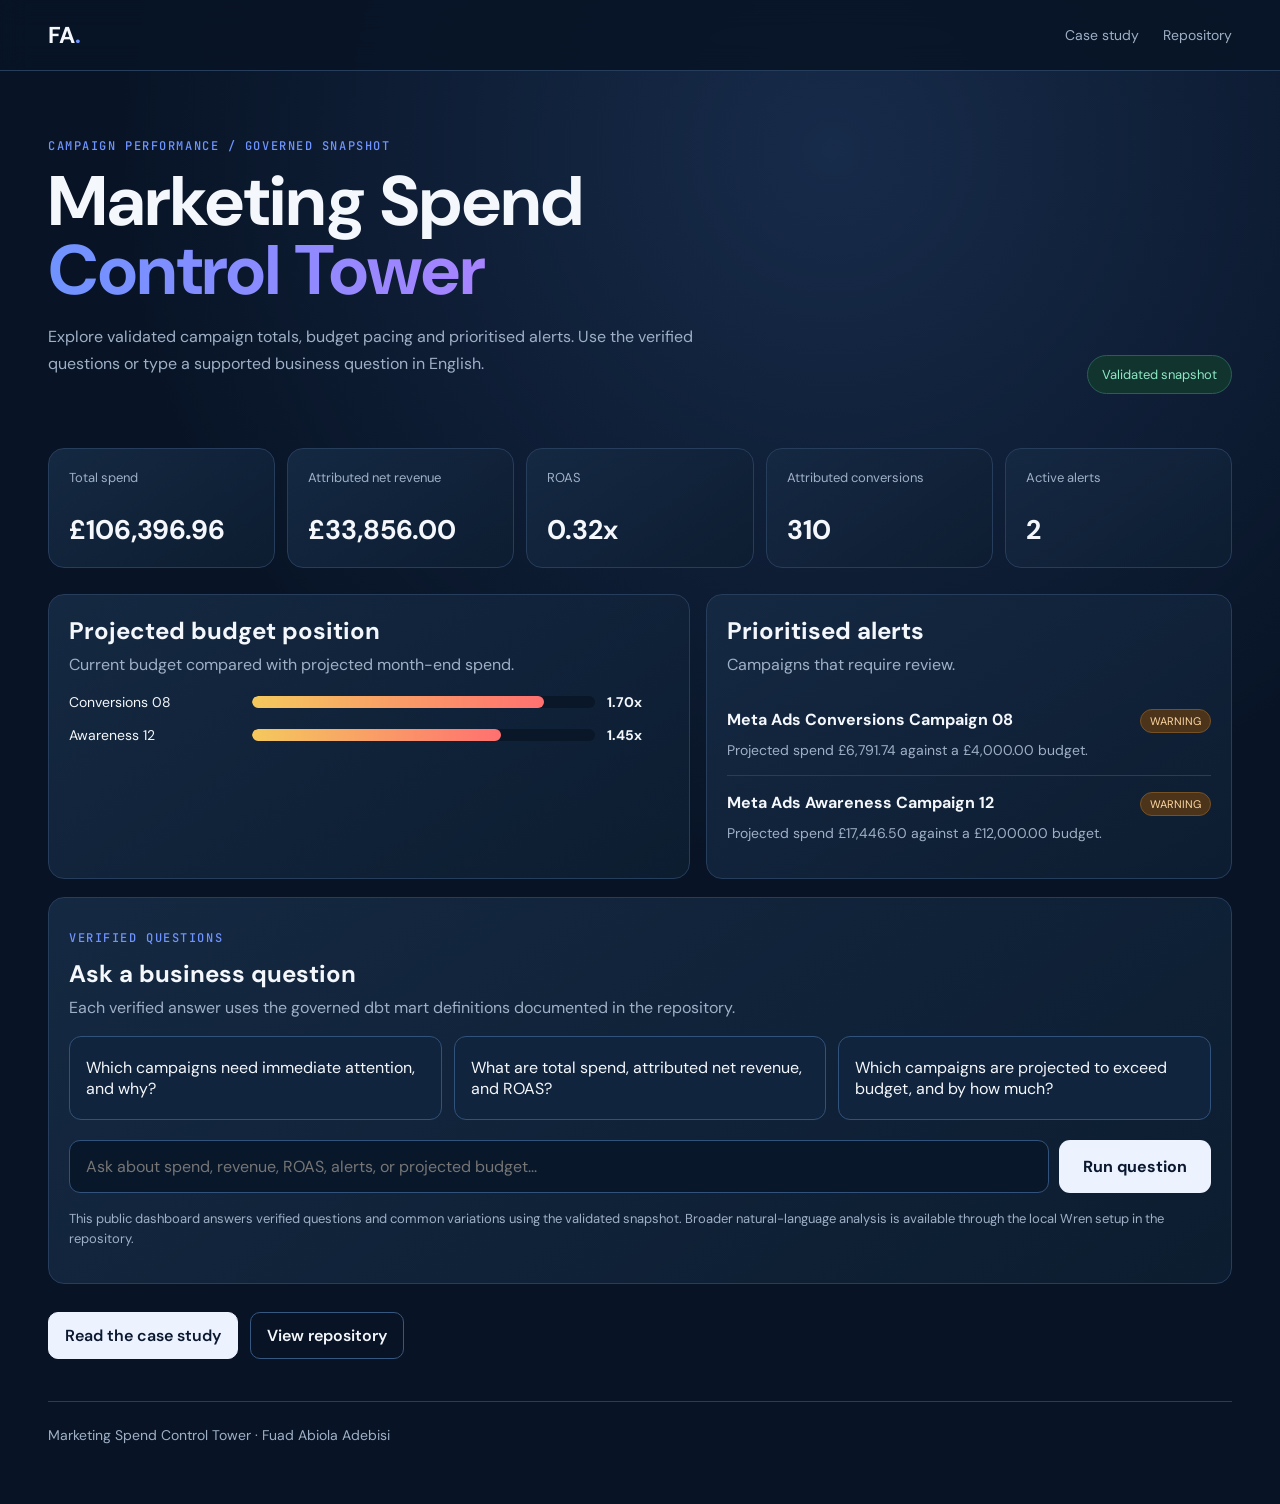
<file: marketing-spend-dashboard.html>
<!DOCTYPE html>
<html lang="en">
<head>
  <meta charset="UTF-8" />
  <meta name="viewport" content="width=device-width, initial-scale=1.0" />
  <meta name="description" content="Interactive Marketing Spend Control Tower with verified campaign questions and governed answers." />
  <title>Marketing Spend Control Tower Dashboard | Fuad Adebisi</title>
  <link rel="preconnect" href="https://fonts.googleapis.com" />
  <link rel="preconnect" href="https://fonts.gstatic.com" crossorigin />
  <link href="https://fonts.googleapis.com/css2?family=DM+Sans:wght@400;500;600;700&amp;family=JetBrains+Mono:wght@400;500&amp;display=swap" rel="stylesheet" />
  <style>
    :root { --bg:#081426; --panel:#101f34; --panel2:#152943; --line:#263d5c; --text:#f4f7fb; --muted:#9fb0c6; --blue:#6f93ff; --purple:#a783ff; --green:#45d19a; --amber:#f4c95d; --red:#ff7070; }
    * { box-sizing:border-box; }
    body { margin:0; background:radial-gradient(circle at 65% 10%,#172b4a 0,var(--bg) 45%); color:var(--text); font-family:"DM Sans",sans-serif; min-height:100vh; }
    a { color:inherit; text-decoration:none; }
    button,input { font:inherit; }
    .shell { max-width:1240px; margin:auto; padding:0 28px 60px; }
    header { border-bottom:1px solid var(--line); background:rgba(8,20,38,.9); position:sticky; top:0; z-index:5; backdrop-filter:blur(14px); }
    .nav { max-width:1240px; margin:auto; padding:20px 28px; display:flex; justify-content:space-between; align-items:center; }
    .brand { font-size:23px; font-weight:700; }
    .brand span { color:var(--blue); }
    .nav-links { display:flex; gap:24px; color:var(--muted); font-size:14px; }
    .hero { padding:55px 0 28px; display:flex; justify-content:space-between; gap:30px; align-items:end; }
    .eyebrow { color:var(--blue); font:500 12px "JetBrains Mono",monospace; letter-spacing:.13em; text-transform:uppercase; }
    h1 { font-size:clamp(38px,6vw,70px); line-height:.98; margin:14px 0 18px; max-width:760px; }
    h1 span { background:linear-gradient(90deg,var(--blue),var(--purple)); -webkit-background-clip:text; color:transparent; }
    .intro { color:var(--muted); max-width:720px; line-height:1.7; }
    .status { padding:10px 14px; border:1px solid #2b5d55; border-radius:999px; color:#8de8c4; background:#12342f; white-space:nowrap; font-size:13px; }
    .kpis { display:grid; grid-template-columns:repeat(5,1fr); gap:12px; margin:26px 0; }
    .card { background:linear-gradient(145deg,rgba(21,41,67,.96),rgba(13,29,49,.96)); border:1px solid var(--line); border-radius:16px; padding:20px; }
    .kpi span { display:block; color:var(--muted); font-size:13px; min-height:35px; }
    .kpi strong { display:block; font-size:27px; margin-top:8px; }
    .grid { display:grid; grid-template-columns:1.1fr .9fr; gap:16px; margin:16px 0; }
    h2 { font-size:24px; margin:0 0 8px; }
    .section-copy { color:var(--muted); margin:0 0 18px; }
    .bar-row { display:grid; grid-template-columns:1fr 2fr 62px; gap:12px; align-items:center; margin:15px 0; font-size:14px; }
    .track { height:12px; background:#0a1728; border-radius:99px; overflow:hidden; }
    .fill { height:100%; background:linear-gradient(90deg,var(--blue),var(--purple)); border-radius:99px; }
    .fill.warning { background:linear-gradient(90deg,var(--amber),var(--red)); }
    .alert { padding:16px 0; border-top:1px solid var(--line); }
    .alert:first-of-type { border-top:0; }
    .alert-head { display:flex; justify-content:space-between; gap:14px; }
    .pill { color:#ffd8a3; background:#4b341a; border:1px solid #765126; border-radius:99px; padding:4px 9px; font-size:11px; text-transform:uppercase; }
    .alert p { color:var(--muted); margin:8px 0 0; font-size:14px; }
    .questions { margin-top:18px; }
    .verified { display:grid; grid-template-columns:repeat(3,1fr); gap:12px; margin:18px 0; }
    .question-button { text-align:left; color:var(--text); background:#11243d; border:1px solid #31527a; border-radius:12px; padding:16px; cursor:pointer; min-height:84px; transition:.2s ease; }
    .question-button:hover,.question-button:focus { border-color:var(--blue); transform:translateY(-2px); outline:none; }
    .ask-row { display:grid; grid-template-columns:1fr auto; gap:10px; margin-top:20px; }
    input { width:100%; padding:15px 16px; border-radius:11px; border:1px solid #31527a; background:#09172a; color:var(--text); outline:none; }
    input:focus { border-color:var(--blue); box-shadow:0 0 0 3px rgba(111,147,255,.15); }
    .run { border:0; border-radius:11px; padding:0 24px; background:#edf2ff; color:#0b1930; font-weight:700; cursor:pointer; }
    .answer { display:none; margin-top:16px; background:#0b1b30; border:1px solid #31527a; border-left:4px solid var(--green); border-radius:12px; padding:18px; line-height:1.65; }
    .answer.show { display:block; }
    .answer table { width:100%; border-collapse:collapse; margin-top:14px; font-size:14px; }
    th,td { text-align:left; padding:10px; border-bottom:1px solid var(--line); }
    th { color:var(--muted); font-weight:500; }
    .scope { margin-top:16px; color:var(--muted); font-size:13px; line-height:1.6; }
    .actions { display:flex; gap:12px; margin-top:28px; flex-wrap:wrap; }
    .button { border:1px solid #36577f; border-radius:10px; padding:12px 16px; font-weight:600; }
    .button.primary { background:#edf2ff; color:#0b1930; border-color:#edf2ff; }
    footer { color:var(--muted); border-top:1px solid var(--line); padding-top:24px; margin-top:42px; font-size:14px; }
    @media (max-width:900px) { .kpis{grid-template-columns:repeat(2,1fr)} .grid,.verified{grid-template-columns:1fr} .hero{align-items:start;flex-direction:column} }
    @media (max-width:600px) { .shell{padding-left:18px;padding-right:18px}.nav{padding:16px 18px}.nav-links a:not(:last-child){display:none}.kpis{grid-template-columns:1fr}.ask-row{grid-template-columns:1fr}.run{padding:13px}.bar-row{grid-template-columns:1fr 1.4fr 52px} }
  </style>
</head>
<body>
<header><nav class="nav"><a class="brand" href="index.html">FA<span>.</span></a><div class="nav-links"><a href="marketing-spend-control-tower.html">Case study</a><a href="https://github.com/Fuddie/marketing-spend-control-tower" target="_blank" rel="noreferrer">Repository</a></div></nav></header>
<main class="shell">
  <section class="hero">
    <div><p class="eyebrow">Campaign performance / governed snapshot</p><h1>Marketing Spend <span>Control Tower</span></h1><p class="intro">Explore validated campaign totals, budget pacing and prioritised alerts. Use the verified questions or type a supported business question in English.</p></div>
    <span class="status">Validated snapshot</span>
  </section>
  <section class="kpis" aria-label="Key metrics">
    <article class="card kpi"><span>Total spend</span><strong>£106,396.96</strong></article>
    <article class="card kpi"><span>Attributed net revenue</span><strong>£33,856.00</strong></article>
    <article class="card kpi"><span>ROAS</span><strong>0.32x</strong></article>
    <article class="card kpi"><span>Attributed conversions</span><strong>310</strong></article>
    <article class="card kpi"><span>Active alerts</span><strong>2</strong></article>
  </section>
  <section class="grid">
    <article class="card">
      <h2>Projected budget position</h2><p class="section-copy">Current budget compared with projected month-end spend.</p>
      <div class="bar-row"><span>Conversions 08</span><div class="track"><div class="fill warning" style="width:85%"></div></div><strong>1.70x</strong></div>
      <div class="bar-row"><span>Awareness 12</span><div class="track"><div class="fill warning" style="width:72.5%"></div></div><strong>1.45x</strong></div>
    </article>
    <article class="card">
      <h2>Prioritised alerts</h2><p class="section-copy">Campaigns that require review.</p>
      <div class="alert"><div class="alert-head"><strong>Meta Ads Conversions Campaign 08</strong><span class="pill">Warning</span></div><p>Projected spend £6,791.74 against a £4,000.00 budget.</p></div>
      <div class="alert"><div class="alert-head"><strong>Meta Ads Awareness Campaign 12</strong><span class="pill">Warning</span></div><p>Projected spend £17,446.50 against a £12,000.00 budget.</p></div>
    </article>
  </section>
  <section class="card questions">
    <p class="eyebrow">Verified questions</p>
    <h2>Ask a business question</h2>
    <p class="section-copy">Each verified answer uses the governed dbt mart definitions documented in the repository.</p>
    <div class="verified">
      <button class="question-button" data-question="attention">Which campaigns need immediate attention, and why?</button>
      <button class="question-button" data-question="totals">What are total spend, attributed net revenue, and ROAS?</button>
      <button class="question-button" data-question="budget">Which campaigns are projected to exceed budget, and by how much?</button>
    </div>
    <form id="ask-form" class="ask-row">
      <label for="question" style="position:absolute;left:-9999px">Business question</label>
      <input id="question" autocomplete="off" placeholder="Ask about spend, revenue, ROAS, alerts, or projected budget..." />
      <button class="run" type="submit">Run question</button>
    </form>
    <div id="answer" class="answer" aria-live="polite"></div>
    <p class="scope">This public dashboard answers verified questions and common variations using the validated snapshot. Broader natural-language analysis is available through the local Wren setup in the repository.</p>
  </section>
  <div class="actions"><a class="button primary" href="marketing-spend-control-tower.html">Read the case study</a><a class="button" href="https://github.com/Fuddie/marketing-spend-control-tower" target="_blank" rel="noreferrer">View repository</a></div>
  <footer>Marketing Spend Control Tower · Fuad Abiola Adebisi</footer>
</main>
<script>
const answer = document.getElementById("answer");
const input = document.getElementById("question");
const answers = {
  attention: '<strong>2 campaigns need immediate attention.</strong><table><thead><tr><th>Campaign</th><th>Reason</th></tr></thead><tbody><tr><td>Meta Ads Conversions Campaign 08</td><td>Projected at 1.70x budget</td></tr><tr><td>Meta Ads Awareness Campaign 12</td><td>Projected at 1.45x budget</td></tr></tbody></table>',
  totals: '<strong>Total spend is £106,396.96, attributed net revenue is £33,856.00, and ROAS is 0.32x.</strong>',
  budget: '<strong>2 campaigns are projected to exceed budget.</strong><table><thead><tr><th>Campaign</th><th>Budget</th><th>Projected spend</th><th>Projected overspend</th></tr></thead><tbody><tr><td>Meta Ads Awareness Campaign 12</td><td>£12,000.00</td><td>£17,446.50</td><td>£5,446.50</td></tr><tr><td>Meta Ads Conversions Campaign 08</td><td>£4,000.00</td><td>£6,791.74</td><td>£2,791.74</td></tr></tbody></table>'
};
function showAnswer(key) { answer.innerHTML = answers[key]; answer.classList.add("show"); answer.scrollIntoView({behavior:"smooth",block:"nearest"}); }
document.querySelectorAll("[data-question]").forEach(button => button.addEventListener("click", () => { input.value = button.textContent; showAnswer(button.dataset.question); }));
document.getElementById("ask-form").addEventListener("submit", event => {
  event.preventDefault();
  const question = input.value.trim().toLowerCase();
  if (!question) { answer.textContent = "Enter a business question first."; answer.classList.add("show"); return; }
  if (question.includes("attention") || question.includes("alert") || question.includes("urgent")) return showAnswer("attention");
  if ((question.includes("total") && question.includes("spend")) || (question.includes("revenue") && question.includes("roas"))) return showAnswer("totals");
  if ((question.includes("budget") || question.includes("overspend")) && (question.includes("project") || question.includes("exceed") || question.includes("over"))) return showAnswer("budget");
  if (question.includes("how many") && question.includes("alert")) return showAnswer("attention");
  answer.innerHTML = '<strong>This public snapshot does not have a verified answer for that question.</strong><br>Try asking about total spend, attributed net revenue, ROAS, active alerts, or projected budget overspend. Broader questions can be run with the local Wren setup.';
  answer.classList.add("show");
});
</script>
</body>
</html>
</file>
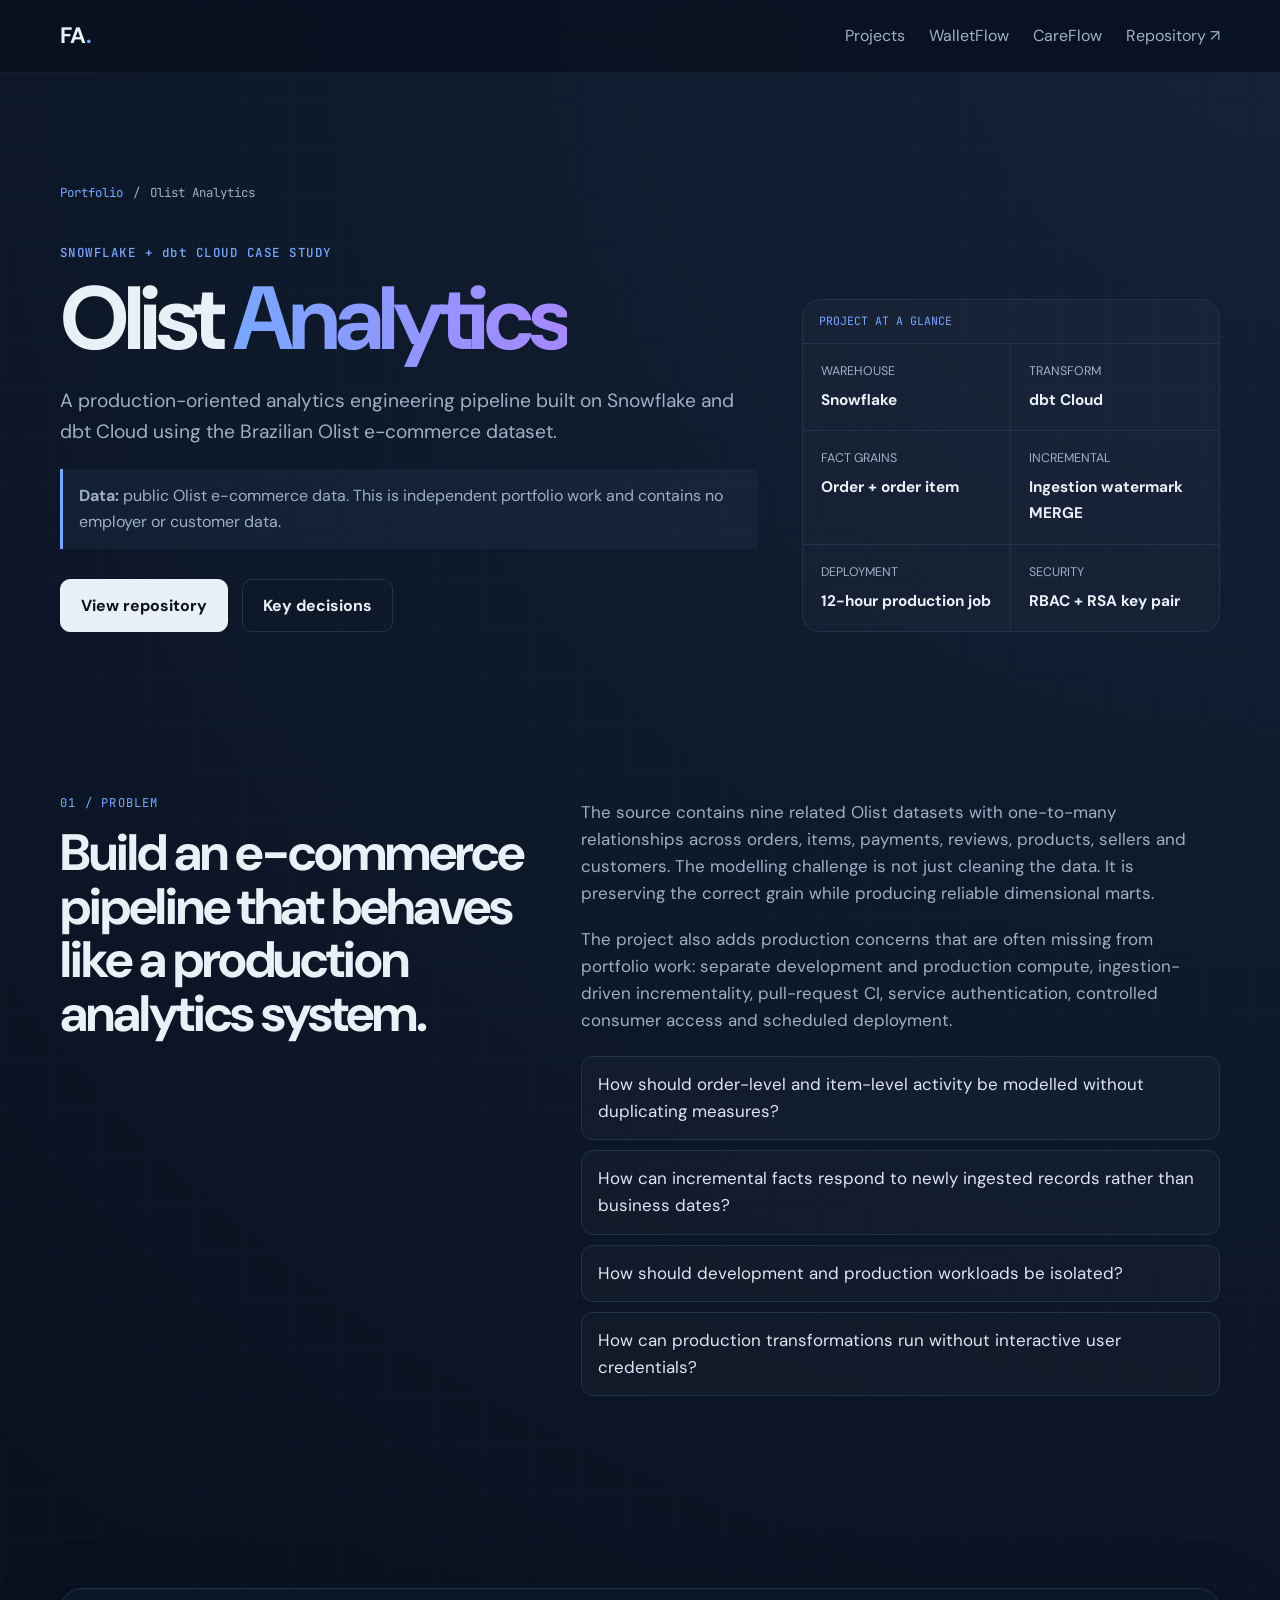
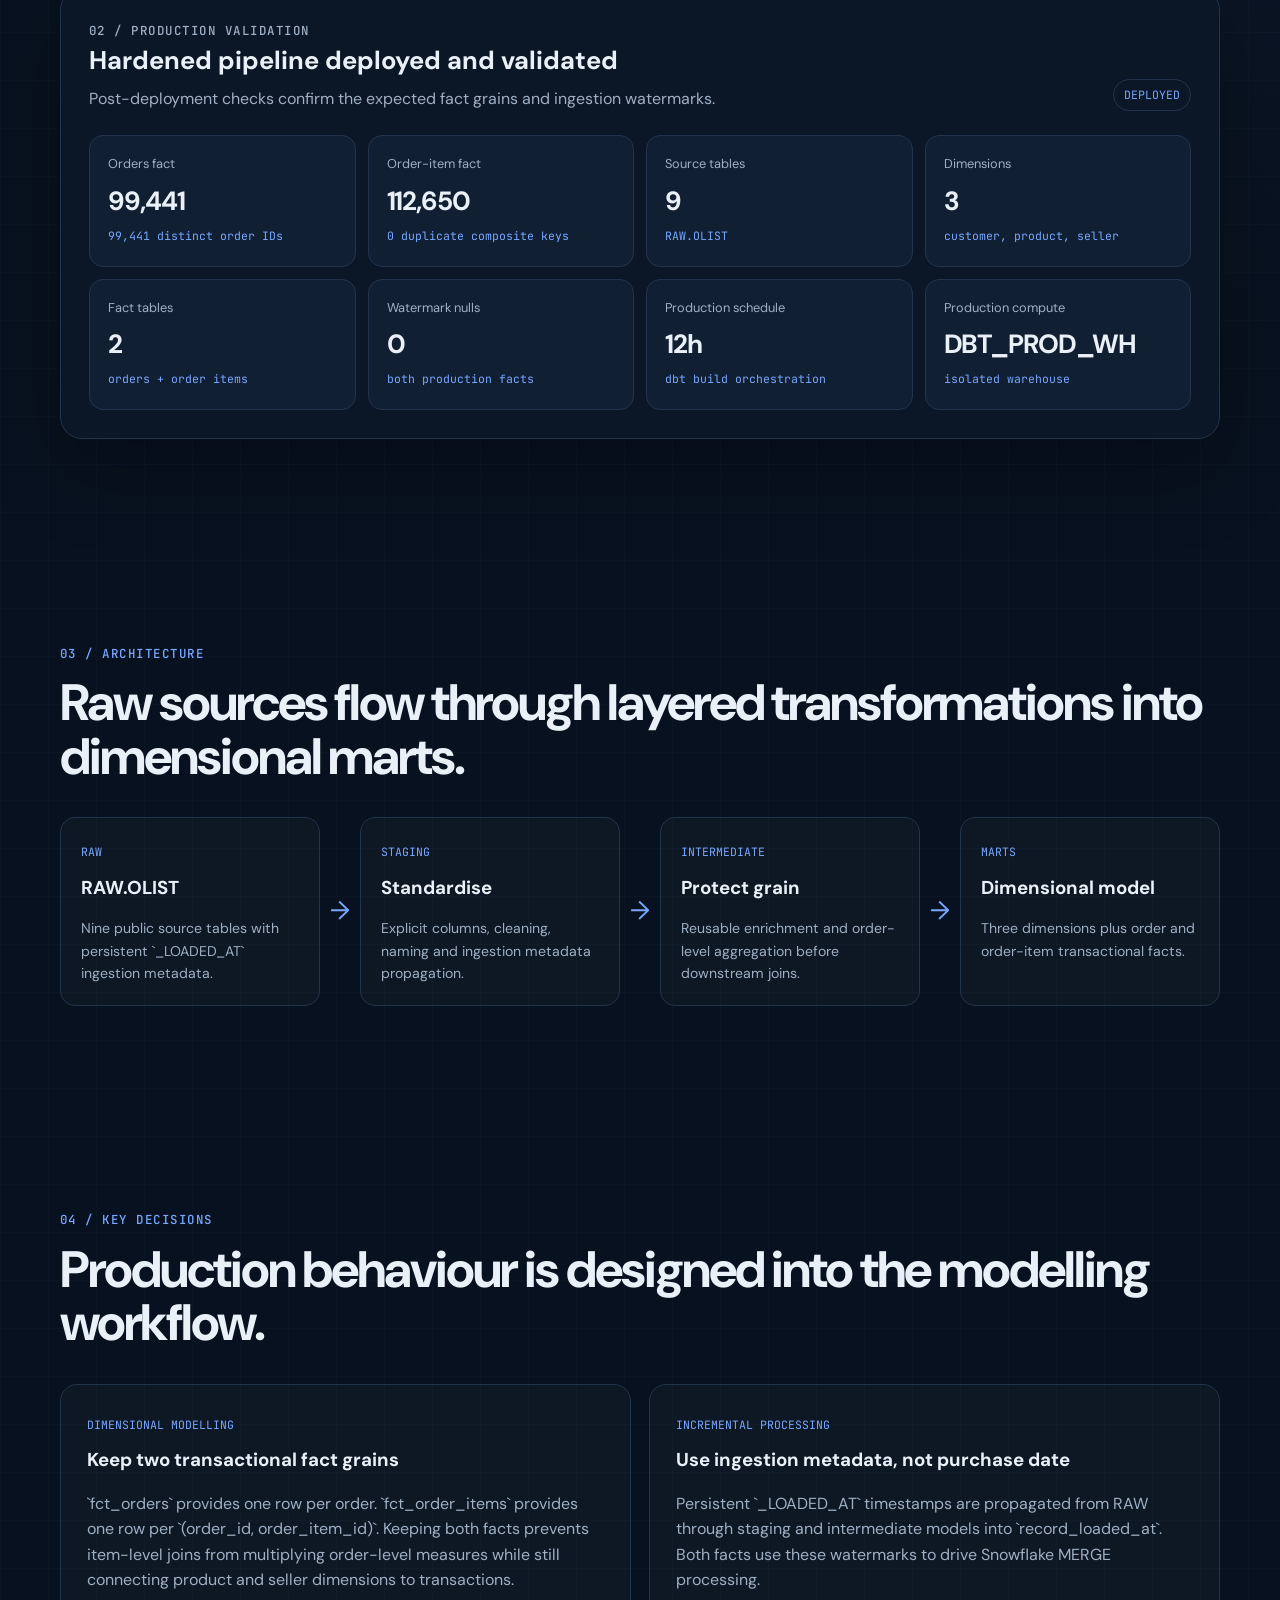
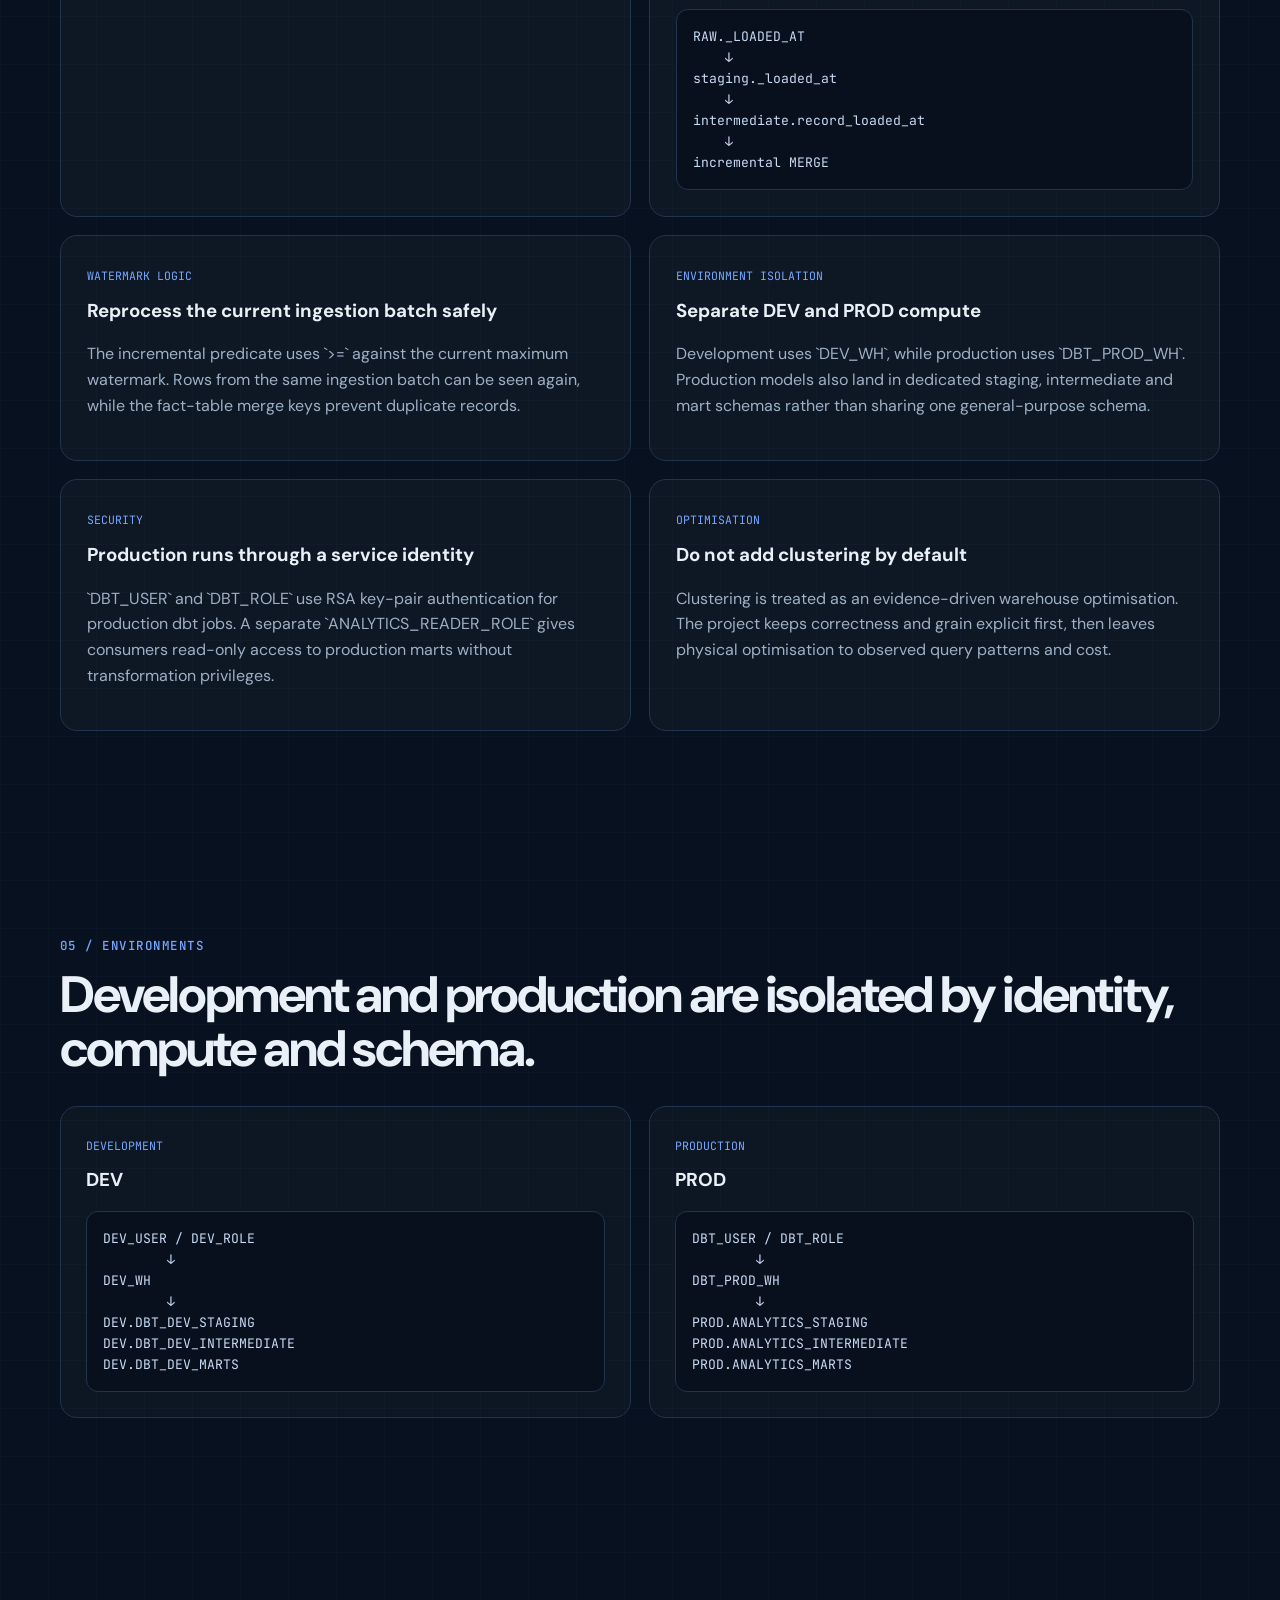
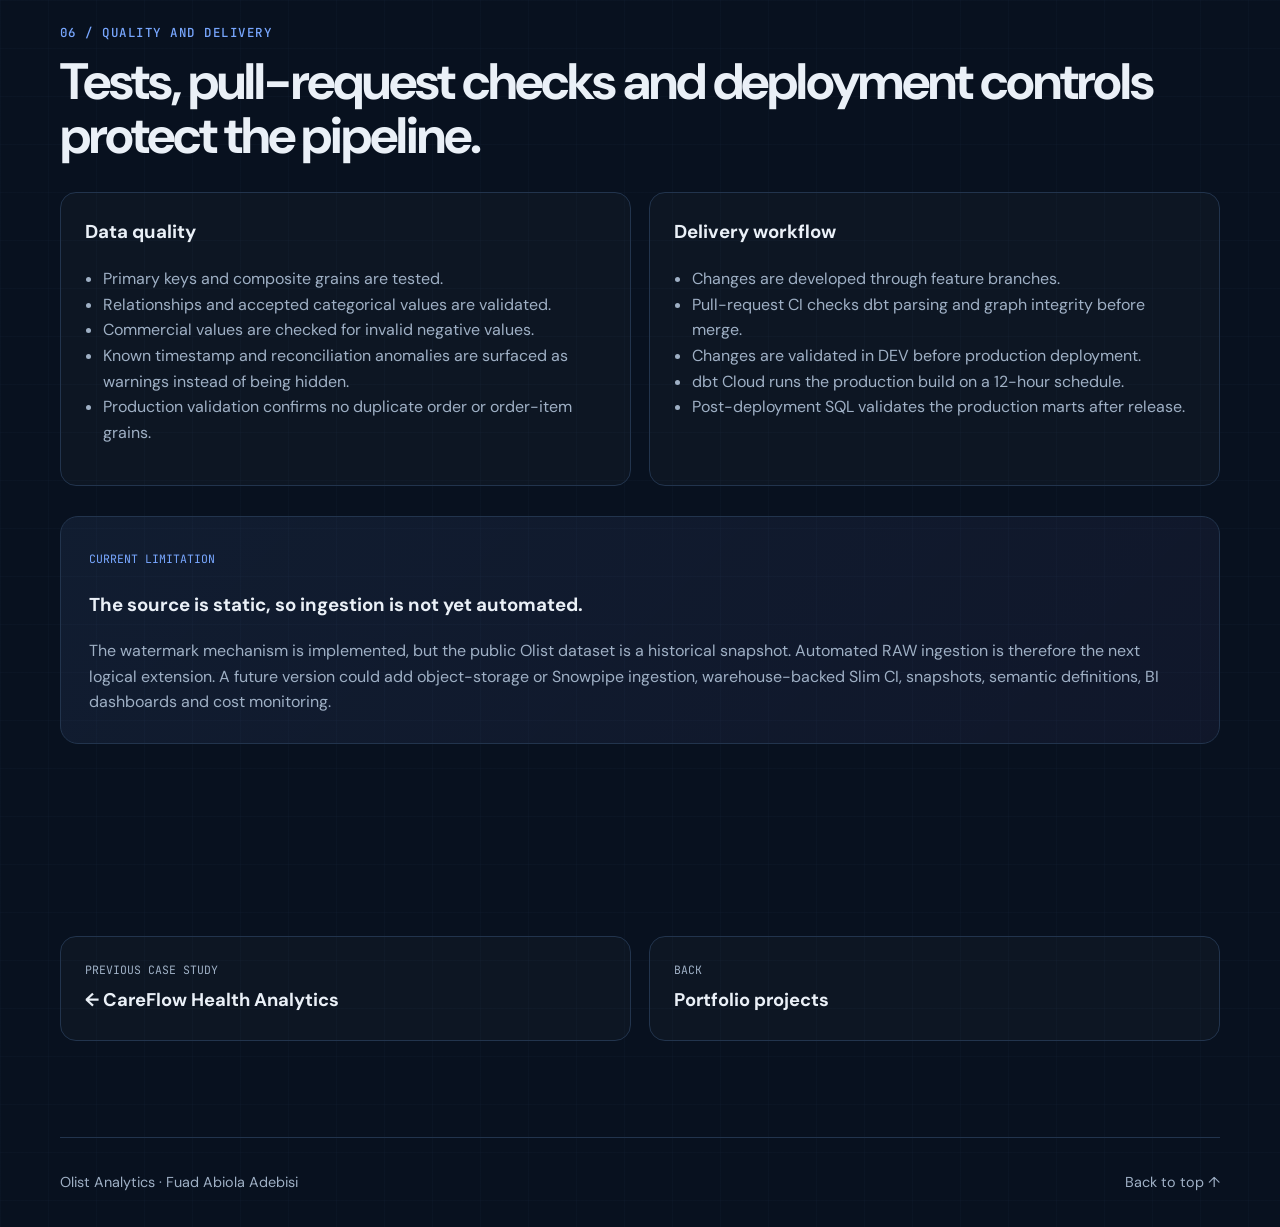
<file: olist.html>
<!DOCTYPE html>
<html lang="en">
<head>
  <meta charset="UTF-8" />
  <meta name="viewport" content="width=device-width, initial-scale=1.0" />
  <meta name="description" content="Olist Analytics, a production-oriented analytics engineering case study by Fuad Abiola Adebisi using Snowflake, dbt Cloud, SQL, GitHub Actions, incremental MERGE models and dimensional modelling." />
  <title>Olist Analytics | Fuad Adebisi</title>
  <link rel="preconnect" href="https://fonts.googleapis.com" />
  <link rel="preconnect" href="https://fonts.gstatic.com" crossorigin />
  <link href="https://fonts.googleapis.com/css2?family=DM+Sans:wght@400;500;600;700&family=JetBrains+Mono:wght@400;500&display=swap" rel="stylesheet" />
  <link rel="stylesheet" href="styles.css" />
  <style>
    .case-shell{padding:110px 0 54px}.case-breadcrumb{display:flex;gap:10px;align-items:center;color:var(--muted);font-family:'JetBrains Mono',monospace;font-size:.78rem}.case-breadcrumb a{color:var(--accent)}
    .case-hero-grid{display:grid;grid-template-columns:1.25fr .75fr;gap:44px;align-items:end;margin-top:28px}.case-shell h1{font-size:clamp(3.3rem,7vw,6.7rem);line-height:.96;letter-spacing:-.055em;margin:12px 0 24px}.case-shell h1 span{background:linear-gradient(90deg,var(--accent),var(--accent-2));-webkit-background-clip:text;color:transparent}.case-lede{font-size:1.2rem;color:var(--muted);max-width:900px}.case-note{margin-top:22px;padding:14px 16px;border-left:3px solid var(--accent);background:rgba(120,167,255,.06);color:var(--muted)}
    .case-summary{border:1px solid var(--line);border-radius:18px;background:rgba(255,255,255,.025);overflow:hidden}.summary-label{padding:12px 16px;border-bottom:1px solid var(--line);font-family:'JetBrains Mono',monospace;color:var(--accent);font-size:.72rem}.summary-grid{display:grid;grid-template-columns:1fr 1fr}.summary-grid div{padding:18px;border-bottom:1px solid var(--line)}.summary-grid div:nth-child(odd){border-right:1px solid var(--line)}.summary-grid div:nth-last-child(-n+2){border-bottom:0}.summary-grid span{display:block;color:var(--muted);font-size:.78rem;margin-bottom:5px}.summary-grid strong{font-size:.96rem}
    .story-grid{display:grid;grid-template-columns:.85fr 1.15fr;gap:48px}.story-label{font-family:'JetBrains Mono',monospace;color:var(--accent);font-size:.76rem;letter-spacing:.1em}.story-grid h2,.case-heading h2{font-size:clamp(2.2rem,4vw,4rem);line-height:1.05;letter-spacing:-.04em;margin:12px 0 22px}.story-copy{color:var(--muted);font-size:1.06rem}.story-copy p+p{margin-top:18px}.question-list{display:grid;gap:10px;margin-top:22px}.question-list div{border:1px solid var(--line);border-radius:12px;padding:14px 16px;background:rgba(255,255,255,.02);color:#dce6f4}
    .dashboard{border:1px solid var(--line);border-radius:22px;background:#0b1626;padding:28px;box-shadow:0 30px 80px rgba(0,0,0,.25)}.dashboard-head{display:flex;justify-content:space-between;gap:20px;align-items:flex-end;margin-bottom:24px}.dashboard-head h2{margin:0;font-size:1.6rem}.dashboard-head p{margin:4px 0 0;color:var(--muted)}.status-pill{font-family:'JetBrains Mono',monospace;font-size:.72rem;border:1px solid var(--line);padding:6px 10px;border-radius:999px;color:var(--accent)}
    .dash-kpis{display:grid;grid-template-columns:repeat(4,1fr);gap:12px}.kpi{border:1px solid var(--line);background:var(--card);border-radius:14px;padding:18px}.kpi span{display:block;color:var(--muted);font-size:.8rem}.kpi strong{display:block;font-size:1.65rem;margin-top:5px;letter-spacing:-.04em}.kpi small{color:var(--accent);font-family:'JetBrains Mono',monospace;font-size:.72rem}
    .architecture-line{display:grid;grid-template-columns:repeat(7,auto);align-items:stretch;gap:10px;margin-top:34px}.arch-box{min-width:0;border:1px solid var(--line);border-radius:15px;padding:20px;background:rgba(255,255,255,.025)}.arch-box span{font-family:'JetBrains Mono',monospace;color:var(--accent);font-size:.72rem}.arch-box h3{margin:9px 0}.arch-box p{color:var(--muted);font-size:.88rem;margin-bottom:0}.arch-arrow{align-self:center;color:var(--accent);font-size:1.6rem}
    .decision-grid{display:grid;grid-template-columns:repeat(2,1fr);gap:18px;margin-top:34px}.decision-card{border:1px solid var(--line);border-radius:17px;padding:26px;background:rgba(255,255,255,.022)}.decision-card h3{margin:8px 0 12px}.decision-card p,.decision-card li{color:var(--muted)}.decision-card ul{padding-left:18px;margin-bottom:0}.mini-label{font-family:'JetBrains Mono',monospace;color:var(--accent);font-size:.72rem}.code-block{font-family:'JetBrains Mono',monospace;font-size:.82rem;background:#07101c;border:1px solid var(--line);border-radius:12px;padding:16px;overflow:auto;color:#c8daf4;white-space:pre-wrap;margin-top:16px}
    .quality-grid{display:grid;grid-template-columns:1fr 1fr;gap:18px;margin-top:30px}.quality-card{border:1px solid var(--line);border-radius:16px;padding:24px;background:rgba(255,255,255,.02)}.quality-card h3{margin-top:0}.quality-card p,.quality-card li{color:var(--muted)}.quality-card ul{padding-left:18px}.production-note{border:1px solid var(--line);border-radius:18px;padding:28px;background:linear-gradient(135deg,rgba(120,167,255,.08),rgba(166,135,255,.05));margin-top:30px}.production-note p{color:var(--muted);margin-bottom:0}
    .env-grid{display:grid;grid-template-columns:1fr 1fr;gap:18px;margin-top:30px}.env-card{border:1px solid var(--line);border-radius:17px;padding:25px;background:rgba(255,255,255,.02)}.env-card h3{margin:8px 0 12px}.env-card p{color:var(--muted)}
    .case-nav{display:grid;grid-template-columns:1fr 1fr;gap:18px}.case-nav a{border:1px solid var(--line);border-radius:16px;padding:24px;background:rgba(255,255,255,.02)}.case-nav span{display:block;color:var(--muted);font-family:'JetBrains Mono',monospace;font-size:.72rem}.case-nav strong{display:block;font-size:1.15rem;margin-top:7px;color:var(--text)}
    @media(max-width:1000px){.case-hero-grid,.story-grid{grid-template-columns:1fr}.architecture-line{grid-template-columns:1fr}.arch-arrow{text-align:center;transform:rotate(90deg)}.dash-kpis{grid-template-columns:repeat(2,1fr)}}
    @media(max-width:720px){.decision-grid,.quality-grid,.env-grid,.case-nav{grid-template-columns:1fr}.summary-grid{grid-template-columns:1fr}.summary-grid div{border-right:0!important;border-bottom:1px solid var(--line)!important}.summary-grid div:last-child{border-bottom:0!important}.dash-kpis{grid-template-columns:1fr}.dashboard{padding:16px}.dashboard-head{align-items:flex-start;flex-direction:column}}
  </style>
</head>
<body id="top">
<header class="site-header"><nav class="nav container"><a class="brand" href="index.html">FA<span>.</span></a><div class="nav-links"><a href="index.html#projects">Projects</a><a href="walletflow.html">WalletFlow</a><a href="careflow.html">CareFlow</a><a href="https://github.com/Fuddie/olist-analytics" target="_blank" rel="noreferrer">Repository ↗</a></div></nav></header>
<main>
  <section class="case-shell container">
    <div class="case-breadcrumb"><a href="index.html#projects">Portfolio</a><span>/</span><span>Olist Analytics</span></div>
    <div class="case-hero-grid">
      <div>
        <p class="eyebrow">SNOWFLAKE + dbt CLOUD CASE STUDY</p>
        <h1>Olist <span>Analytics</span></h1>
        <p class="case-lede">A production-oriented analytics engineering pipeline built on Snowflake and dbt Cloud using the Brazilian Olist e-commerce dataset.</p>
        <div class="case-note"><strong>Data:</strong> public Olist e-commerce data. This is independent portfolio work and contains no employer or customer data.</div>
        <div class="hero-actions"><a class="button primary" href="https://github.com/Fuddie/olist-analytics" target="_blank" rel="noreferrer">View repository</a><a class="button secondary" href="#decisions">Key decisions</a></div>
      </div>
      <aside class="case-summary">
        <div class="summary-label">PROJECT AT A GLANCE</div>
        <div class="summary-grid">
          <div><span>WAREHOUSE</span><strong>Snowflake</strong></div>
          <div><span>TRANSFORM</span><strong>dbt Cloud</strong></div>
          <div><span>FACT GRAINS</span><strong>Order + order item</strong></div>
          <div><span>INCREMENTAL</span><strong>Ingestion watermark MERGE</strong></div>
          <div><span>DEPLOYMENT</span><strong>12-hour production job</strong></div>
          <div><span>SECURITY</span><strong>RBAC + RSA key pair</strong></div>
        </div>
      </aside>
    </div>
  </section>

  <section class="section container">
    <div class="story-grid">
      <div><p class="story-label">01 / PROBLEM</p><h2>Build an e-commerce pipeline that behaves like a production analytics system.</h2></div>
      <div class="story-copy">
        <p>The source contains nine related Olist datasets with one-to-many relationships across orders, items, payments, reviews, products, sellers and customers. The modelling challenge is not just cleaning the data. It is preserving the correct grain while producing reliable dimensional marts.</p>
        <p>The project also adds production concerns that are often missing from portfolio work: separate development and production compute, ingestion-driven incrementality, pull-request CI, service authentication, controlled consumer access and scheduled deployment.</p>
        <div class="question-list">
          <div>How should order-level and item-level activity be modelled without duplicating measures?</div>
          <div>How can incremental facts respond to newly ingested records rather than business dates?</div>
          <div>How should development and production workloads be isolated?</div>
          <div>How can production transformations run without interactive user credentials?</div>
        </div>
      </div>
    </div>
  </section>

  <section class="section container">
    <div class="dashboard">
      <div class="dashboard-head"><div><p class="eyebrow">02 / PRODUCTION VALIDATION</p><h2>Hardened pipeline deployed and validated</h2><p>Post-deployment checks confirm the expected fact grains and ingestion watermarks.</p></div><span class="status-pill">DEPLOYED</span></div>
      <div class="dash-kpis">
        <div class="kpi"><span>Orders fact</span><strong>99,441</strong><small>99,441 distinct order IDs</small></div>
        <div class="kpi"><span>Order-item fact</span><strong>112,650</strong><small>0 duplicate composite keys</small></div>
        <div class="kpi"><span>Source tables</span><strong>9</strong><small>RAW.OLIST</small></div>
        <div class="kpi"><span>Dimensions</span><strong>3</strong><small>customer, product, seller</small></div>
        <div class="kpi"><span>Fact tables</span><strong>2</strong><small>orders + order items</small></div>
        <div class="kpi"><span>Watermark nulls</span><strong>0</strong><small>both production facts</small></div>
        <div class="kpi"><span>Production schedule</span><strong>12h</strong><small>dbt build orchestration</small></div>
        <div class="kpi"><span>Production compute</span><strong>DBT_PROD_WH</strong><small>isolated warehouse</small></div>
      </div>
    </div>
  </section>

  <section class="section container">
    <div class="case-heading"><p class="eyebrow">03 / ARCHITECTURE</p><h2>Raw sources flow through layered transformations into dimensional marts.</h2></div>
    <div class="architecture-line">
      <div class="arch-box"><span>RAW</span><h3>RAW.OLIST</h3><p>Nine public source tables with persistent `_LOADED_AT` ingestion metadata.</p></div>
      <div class="arch-arrow">→</div>
      <div class="arch-box"><span>STAGING</span><h3>Standardise</h3><p>Explicit columns, cleaning, naming and ingestion metadata propagation.</p></div>
      <div class="arch-arrow">→</div>
      <div class="arch-box"><span>INTERMEDIATE</span><h3>Protect grain</h3><p>Reusable enrichment and order-level aggregation before downstream joins.</p></div>
      <div class="arch-arrow">→</div>
      <div class="arch-box"><span>MARTS</span><h3>Dimensional model</h3><p>Three dimensions plus order and order-item transactional facts.</p></div>
    </div>
  </section>

  <section id="decisions" class="section container">
    <div class="case-heading"><p class="eyebrow">04 / KEY DECISIONS</p><h2>Production behaviour is designed into the modelling workflow.</h2></div>
    <div class="decision-grid">
      <article class="decision-card"><span class="mini-label">DIMENSIONAL MODELLING</span><h3>Keep two transactional fact grains</h3><p>`fct_orders` provides one row per order. `fct_order_items` provides one row per `(order_id, order_item_id)`. Keeping both facts prevents item-level joins from multiplying order-level measures while still connecting product and seller dimensions to transactions.</p></article>
      <article class="decision-card"><span class="mini-label">INCREMENTAL PROCESSING</span><h3>Use ingestion metadata, not purchase date</h3><p>Persistent `_LOADED_AT` timestamps are propagated from RAW through staging and intermediate models into `record_loaded_at`. Both facts use these watermarks to drive Snowflake MERGE processing.</p><div class="code-block">RAW._LOADED_AT
    ↓
staging._loaded_at
    ↓
intermediate.record_loaded_at
    ↓
incremental MERGE</div></article>
      <article class="decision-card"><span class="mini-label">WATERMARK LOGIC</span><h3>Reprocess the current ingestion batch safely</h3><p>The incremental predicate uses `>=` against the current maximum watermark. Rows from the same ingestion batch can be seen again, while the fact-table merge keys prevent duplicate records.</p></article>
      <article class="decision-card"><span class="mini-label">ENVIRONMENT ISOLATION</span><h3>Separate DEV and PROD compute</h3><p>Development uses `DEV_WH`, while production uses `DBT_PROD_WH`. Production models also land in dedicated staging, intermediate and mart schemas rather than sharing one general-purpose schema.</p></article>
      <article class="decision-card"><span class="mini-label">SECURITY</span><h3>Production runs through a service identity</h3><p>`DBT_USER` and `DBT_ROLE` use RSA key-pair authentication for production dbt jobs. A separate `ANALYTICS_READER_ROLE` gives consumers read-only access to production marts without transformation privileges.</p></article>
      <article class="decision-card"><span class="mini-label">OPTIMISATION</span><h3>Do not add clustering by default</h3><p>Clustering is treated as an evidence-driven warehouse optimisation. The project keeps correctness and grain explicit first, then leaves physical optimisation to observed query patterns and cost.</p></article>
    </div>
  </section>

  <section class="section container">
    <div class="case-heading"><p class="eyebrow">05 / ENVIRONMENTS</p><h2>Development and production are isolated by identity, compute and schema.</h2></div>
    <div class="env-grid">
      <article class="env-card"><span class="mini-label">DEVELOPMENT</span><h3>DEV</h3><div class="code-block">DEV_USER / DEV_ROLE
        ↓
DEV_WH
        ↓
DEV.DBT_DEV_STAGING
DEV.DBT_DEV_INTERMEDIATE
DEV.DBT_DEV_MARTS</div></article>
      <article class="env-card"><span class="mini-label">PRODUCTION</span><h3>PROD</h3><div class="code-block">DBT_USER / DBT_ROLE
        ↓
DBT_PROD_WH
        ↓
PROD.ANALYTICS_STAGING
PROD.ANALYTICS_INTERMEDIATE
PROD.ANALYTICS_MARTS</div></article>
    </div>
  </section>

  <section class="section container">
    <div class="case-heading"><p class="eyebrow">06 / QUALITY AND DELIVERY</p><h2>Tests, pull-request checks and deployment controls protect the pipeline.</h2></div>
    <div class="quality-grid">
      <article class="quality-card"><h3>Data quality</h3><ul><li>Primary keys and composite grains are tested.</li><li>Relationships and accepted categorical values are validated.</li><li>Commercial values are checked for invalid negative values.</li><li>Known timestamp and reconciliation anomalies are surfaced as warnings instead of being hidden.</li><li>Production validation confirms no duplicate order or order-item grains.</li></ul></article>
      <article class="quality-card"><h3>Delivery workflow</h3><ul><li>Changes are developed through feature branches.</li><li>Pull-request CI checks dbt parsing and graph integrity before merge.</li><li>Changes are validated in DEV before production deployment.</li><li>dbt Cloud runs the production build on a 12-hour schedule.</li><li>Post-deployment SQL validates the production marts after release.</li></ul></article>
    </div>
    <div class="production-note"><span class="mini-label">CURRENT LIMITATION</span><h3>The source is static, so ingestion is not yet automated.</h3><p>The watermark mechanism is implemented, but the public Olist dataset is a historical snapshot. Automated RAW ingestion is therefore the next logical extension. A future version could add object-storage or Snowpipe ingestion, warehouse-backed Slim CI, snapshots, semantic definitions, BI dashboards and cost monitoring.</p></div>
  </section>

  <section class="section container">
    <div class="case-nav">
      <a href="careflow.html"><span>PREVIOUS CASE STUDY</span><strong>← CareFlow Health Analytics</strong></a>
      <a href="index.html#projects"><span>BACK</span><strong>Portfolio projects</strong></a>
    </div>
  </section>
</main>
<footer class="footer container"><p>Olist Analytics · Fuad Abiola Adebisi</p><a href="#top">Back to top ↑</a></footer>
</body>
</html>
</file>
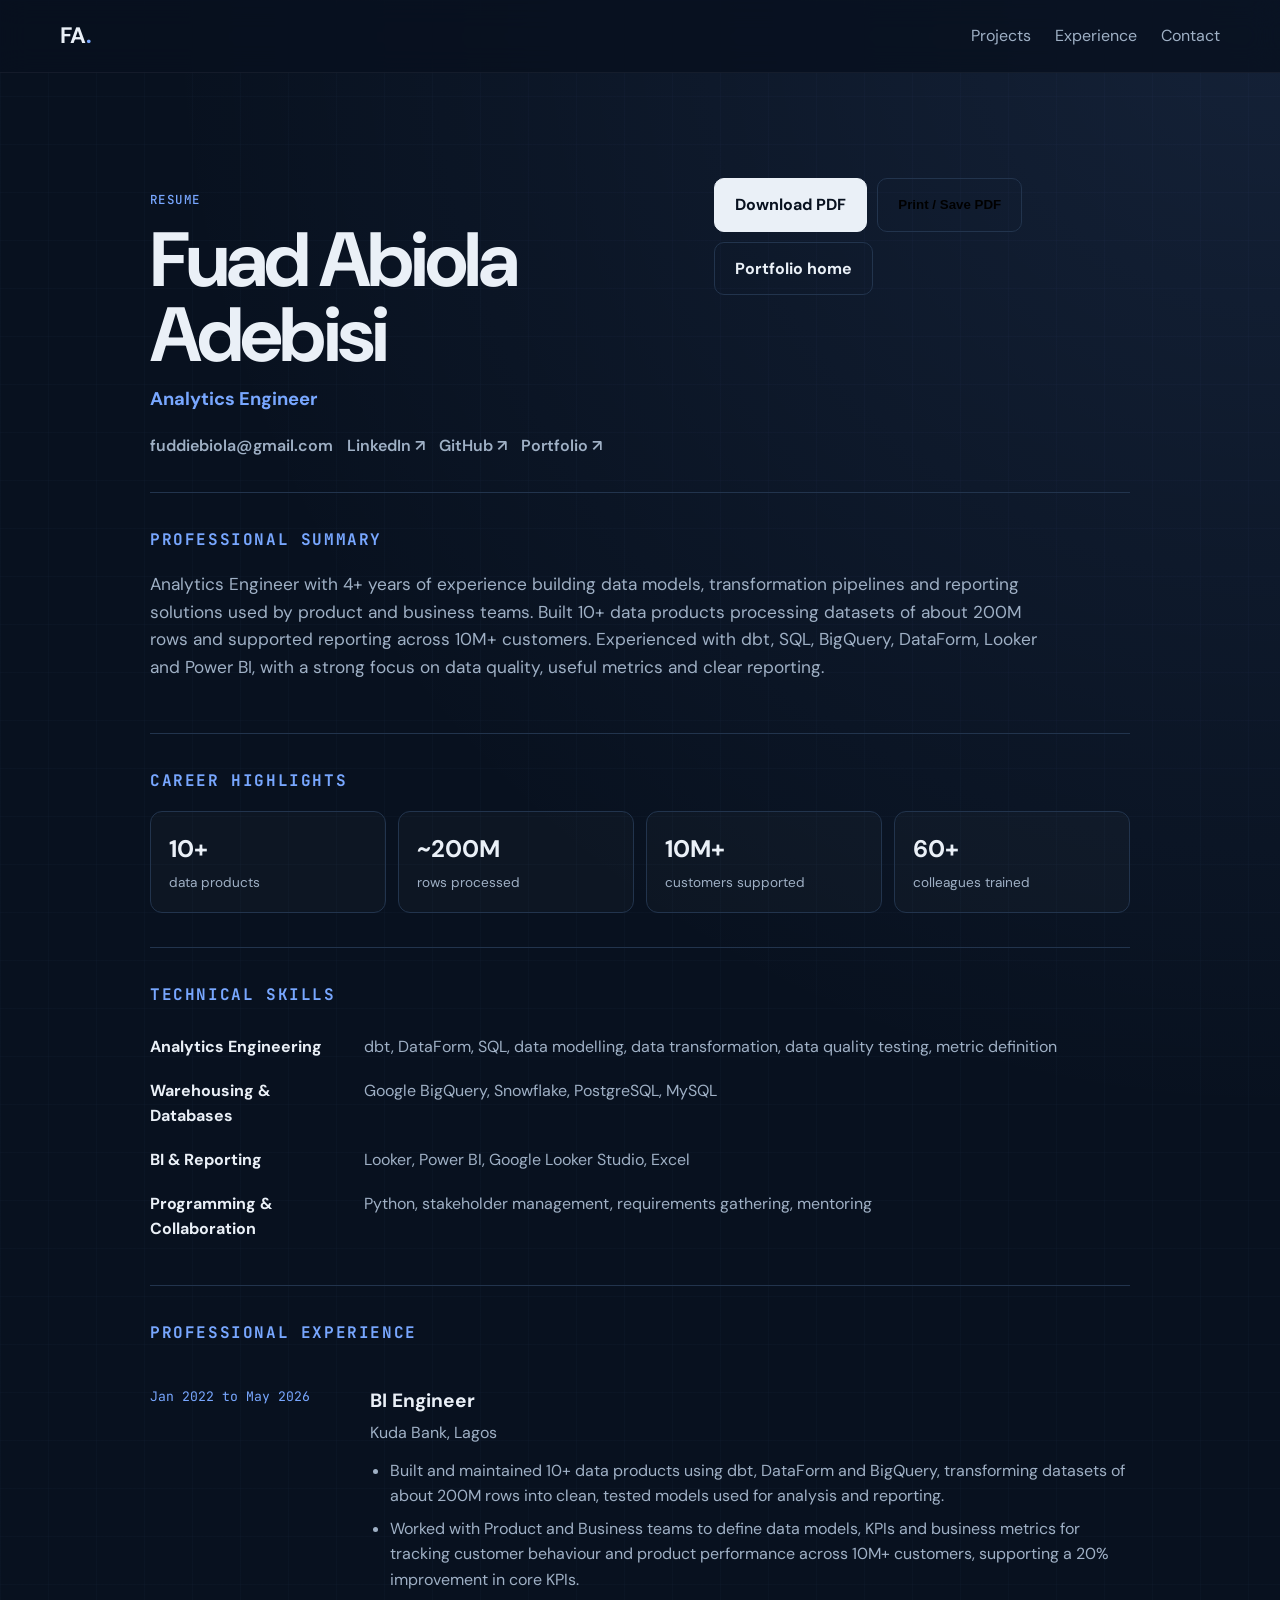
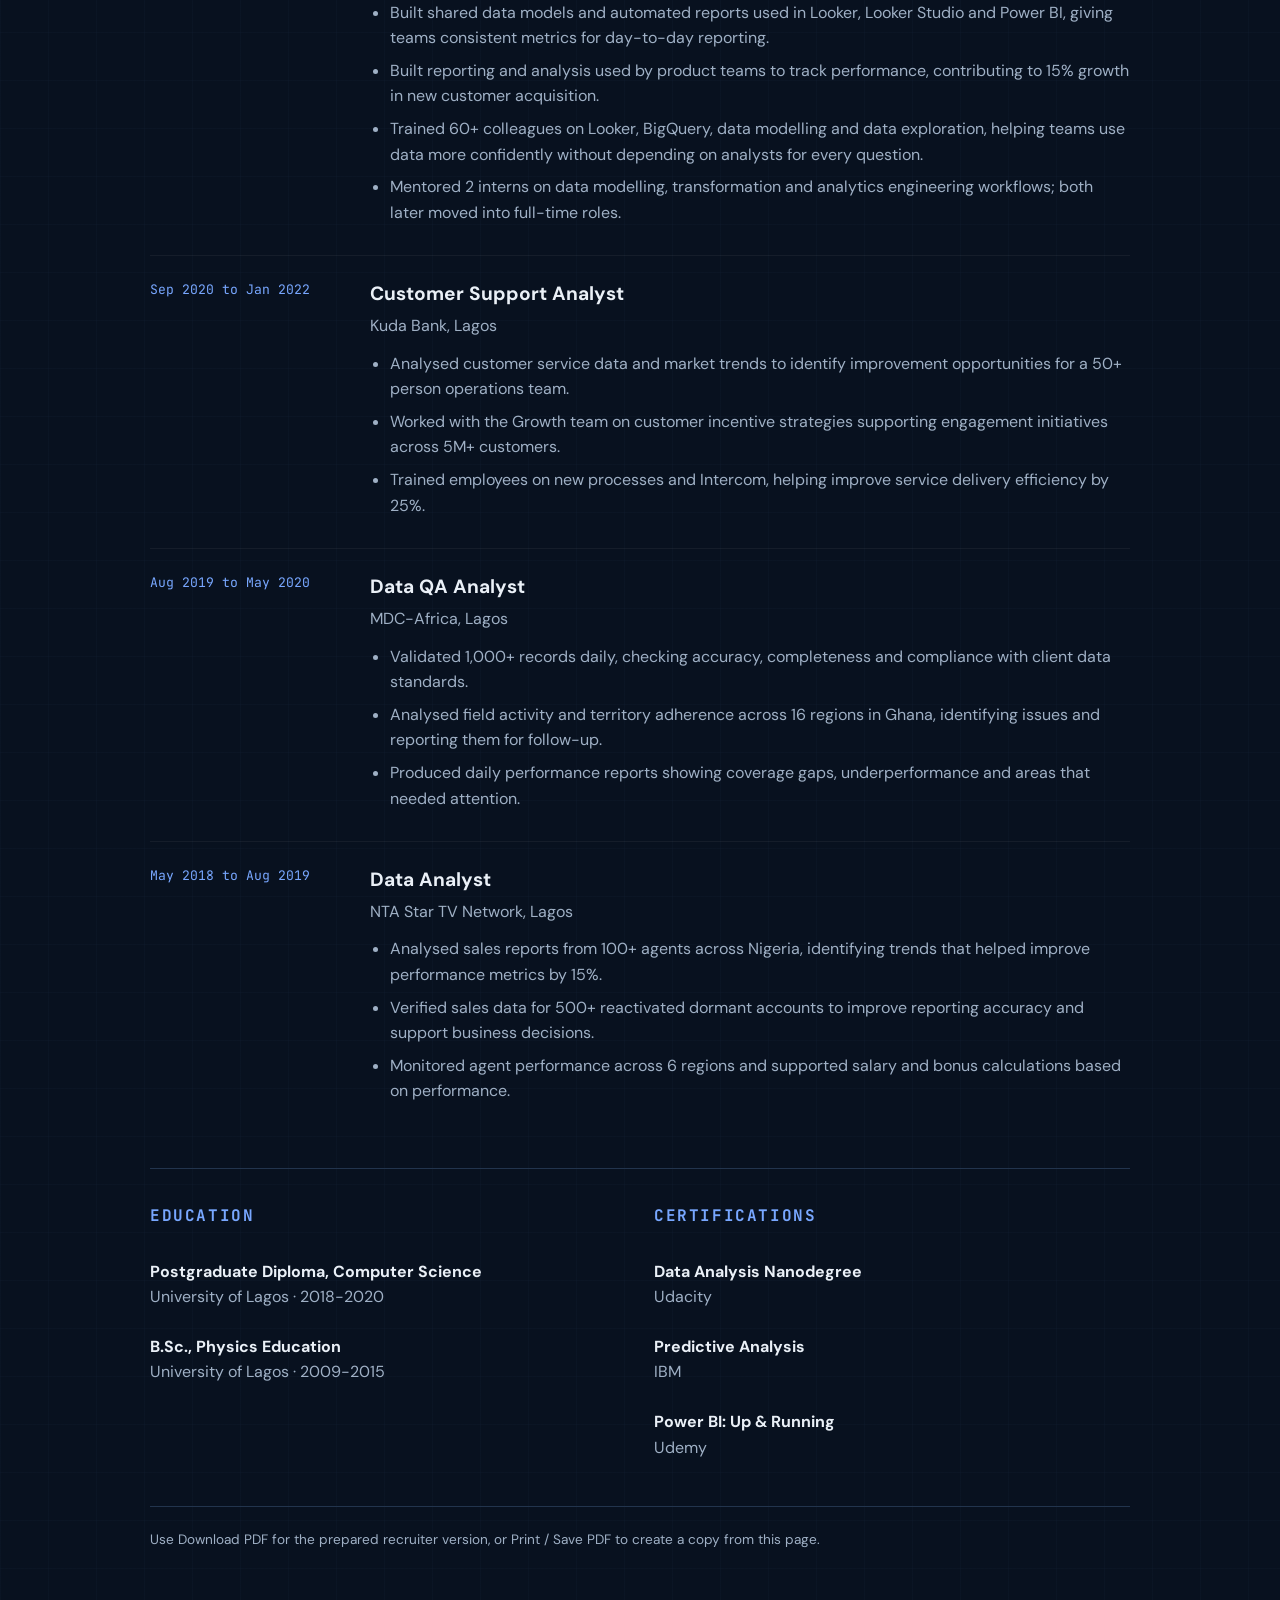
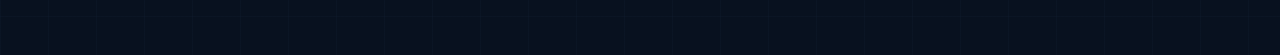
<file: resume.html>
<!DOCTYPE html>
<html lang="en">
<head>
  <meta charset="UTF-8" />
  <meta name="viewport" content="width=device-width, initial-scale=1.0" />
  <meta name="description" content="Fuad Abiola Adebisi, Analytics Engineer resume covering dbt, BigQuery, Snowflake, SQL, DataForm, Looker and Power BI." />
  <link rel="canonical" href="https://fuddie.github.io/resume.html" />
  <meta property="og:title" content="Fuad Adebisi | Analytics Engineer Resume" />
  <meta property="og:description" content="Analytics Engineer resume covering data modelling, dbt, BigQuery, Snowflake, reporting and business intelligence." />
  <meta property="og:type" content="profile" />
  <meta property="og:url" content="https://fuddie.github.io/resume.html" />
  <title>Resume | Fuad Adebisi</title>
  <link rel="preconnect" href="https://fonts.googleapis.com" />
  <link rel="preconnect" href="https://fonts.gstatic.com" crossorigin />
  <link href="https://fonts.googleapis.com/css2?family=DM+Sans:wght@400;500;600;700&family=JetBrains+Mono:wght@400;500&display=swap" rel="stylesheet" />
  <link rel="stylesheet" href="styles.css" />
  <style>
    .resume-shell{width:min(980px,calc(100% - 40px));margin:0 auto;padding:105px 0 90px}.resume-top{display:flex;justify-content:space-between;gap:30px;align-items:flex-start;border-bottom:1px solid var(--line);padding-bottom:34px}.resume-name h1{font-size:clamp(2.7rem,6vw,5rem);line-height:.98;letter-spacing:-.05em;margin:8px 0 12px}.resume-role{font-size:1.15rem;color:var(--accent);font-weight:700}.resume-links{display:flex;flex-wrap:wrap;gap:14px;margin-top:18px;color:var(--muted);font-weight:600}.resume-actions{display:flex;gap:10px;flex-wrap:wrap}.resume-section{padding:34px 0;border-bottom:1px solid var(--line)}.resume-section:last-child{border-bottom:0}.resume-section h2{font-size:1rem;font-family:'JetBrains Mono',monospace;letter-spacing:.1em;color:var(--accent);margin:0 0 18px}.resume-summary{font-size:1.08rem;color:var(--muted);max-width:900px}.highlight-grid{display:grid;grid-template-columns:repeat(4,1fr);gap:12px}.highlight-grid div{border:1px solid var(--line);border-radius:12px;padding:18px;background:rgba(255,255,255,.02)}.highlight-grid strong{display:block;font-size:1.5rem}.highlight-grid span{display:block;color:var(--muted);font-size:.85rem;margin-top:3px}.skill-row{display:grid;grid-template-columns:190px 1fr;gap:24px;padding:9px 0}.skill-row strong{color:var(--text)}.skill-row span{color:var(--muted)}.job{display:grid;grid-template-columns:190px 1fr;gap:30px;padding:23px 0}.job+.job{border-top:1px solid rgba(255,255,255,.05)}.job-date{font-family:'JetBrains Mono',monospace;color:var(--accent);font-size:.82rem}.job h3{margin:0 0 3px;font-size:1.2rem}.job-company{color:var(--muted);margin:0 0 12px}.job ul{margin:0;padding-left:20px}.job li{color:var(--muted);margin:7px 0}.two-col{display:grid;grid-template-columns:1fr 1fr;gap:28px}.credential{padding:12px 0}.credential strong{display:block}.credential span{color:var(--muted)}.resume-note{color:var(--muted);font-size:.85rem;margin-top:22px}
    @media(max-width:760px){.resume-top{flex-direction:column}.highlight-grid,.two-col{grid-template-columns:1fr 1fr}.job,.skill-row{grid-template-columns:1fr;gap:7px}}
    @media(max-width:520px){.highlight-grid,.two-col{grid-template-columns:1fr}}
    @media print{body{background:#fff;color:#111}.site-header,.resume-actions,.resume-note{display:none!important}.resume-shell{width:100%;padding:0}.resume-section{padding:18px 0;border-color:#ccc}.resume-links,.resume-summary,.skill-row span,.job-company,.job li,.credential span{color:#333}.resume-section h2,.resume-role,.job-date{color:#111}.highlight-grid div{border-color:#ccc;background:#fff}.job+.job{border-color:#ddd}a{color:#111}}
  </style>
</head>
<body id="top">
<header class="site-header"><nav class="nav container" aria-label="Resume navigation"><a class="brand" href="index.html">FA<span>.</span></a><div class="nav-links"><a href="index.html#projects">Projects</a><a href="index.html#experience">Experience</a><a href="mailto:fuddiebiola@gmail.com">Contact</a></div></nav></header>
<main class="resume-shell">
  <section class="resume-top">
    <div class="resume-name">
      <p class="eyebrow">RESUME</p>
      <h1>Fuad Abiola Adebisi</h1>
      <div class="resume-role">Analytics Engineer</div>
      <div class="resume-links">
        <a href="mailto:fuddiebiola@gmail.com">fuddiebiola@gmail.com</a>
        <a href="https://www.linkedin.com/in/fuad-adebisi/" target="_blank" rel="noreferrer">LinkedIn ↗</a>
        <a href="https://github.com/Fuddie" target="_blank" rel="noreferrer">GitHub ↗</a>
        <a href="index.html">Portfolio ↗</a>
      </div>
    </div>
    <div class="resume-actions">
      <a class="button primary" href="Fuad_Adebisi_Analytics_Engineer_CV.pdf" download="Fuad_Adebisi_Analytics_Engineer_CV.pdf">Download PDF</a>
      <button class="button secondary" type="button" onclick="window.print()">Print / Save PDF</button>
      <a class="button secondary" href="index.html">Portfolio home</a>
    </div>
  </section>

  <section class="resume-section">
    <h2>PROFESSIONAL SUMMARY</h2>
    <p class="resume-summary">Analytics Engineer with 4+ years of experience building data models, transformation pipelines and reporting solutions used by product and business teams. Built 10+ data products processing datasets of about 200M rows and supported reporting across 10M+ customers. Experienced with dbt, SQL, BigQuery, DataForm, Looker and Power BI, with a strong focus on data quality, useful metrics and clear reporting.</p>
  </section>

  <section class="resume-section">
    <h2>CAREER HIGHLIGHTS</h2>
    <div class="highlight-grid">
      <div><strong>10+</strong><span>data products</span></div>
      <div><strong>~200M</strong><span>rows processed</span></div>
      <div><strong>10M+</strong><span>customers supported</span></div>
      <div><strong>60+</strong><span>colleagues trained</span></div>
    </div>
  </section>

  <section class="resume-section">
    <h2>TECHNICAL SKILLS</h2>
    <div class="skill-row"><strong>Analytics Engineering</strong><span>dbt, DataForm, SQL, data modelling, data transformation, data quality testing, metric definition</span></div>
    <div class="skill-row"><strong>Warehousing & Databases</strong><span>Google BigQuery, Snowflake, PostgreSQL, MySQL</span></div>
    <div class="skill-row"><strong>BI & Reporting</strong><span>Looker, Power BI, Google Looker Studio, Excel</span></div>
    <div class="skill-row"><strong>Programming & Collaboration</strong><span>Python, stakeholder management, requirements gathering, mentoring</span></div>
  </section>

  <section class="resume-section">
    <h2>PROFESSIONAL EXPERIENCE</h2>
    <article class="job">
      <div class="job-date">Jan 2022 to May 2026</div>
      <div><h3>BI Engineer</h3><p class="job-company">Kuda Bank, Lagos</p><ul>
        <li>Built and maintained 10+ data products using dbt, DataForm and BigQuery, transforming datasets of about 200M rows into clean, tested models used for analysis and reporting.</li>
        <li>Worked with Product and Business teams to define data models, KPIs and business metrics for tracking customer behaviour and product performance across 10M+ customers, supporting a 20% improvement in core KPIs.</li>
        <li>Built shared data models and automated reports used in Looker, Looker Studio and Power BI, giving teams consistent metrics for day-to-day reporting.</li>
        <li>Built reporting and analysis used by product teams to track performance, contributing to 15% growth in new customer acquisition.</li>
        <li>Trained 60+ colleagues on Looker, BigQuery, data modelling and data exploration, helping teams use data more confidently without depending on analysts for every question.</li>
        <li>Mentored 2 interns on data modelling, transformation and analytics engineering workflows; both later moved into full-time roles.</li>
      </ul></div>
    </article>
    <article class="job">
      <div class="job-date">Sep 2020 to Jan 2022</div>
      <div><h3>Customer Support Analyst</h3><p class="job-company">Kuda Bank, Lagos</p><ul>
        <li>Analysed customer service data and market trends to identify improvement opportunities for a 50+ person operations team.</li>
        <li>Worked with the Growth team on customer incentive strategies supporting engagement initiatives across 5M+ customers.</li>
        <li>Trained employees on new processes and Intercom, helping improve service delivery efficiency by 25%.</li>
      </ul></div>
    </article>
    <article class="job">
      <div class="job-date">Aug 2019 to May 2020</div>
      <div><h3>Data QA Analyst</h3><p class="job-company">MDC-Africa, Lagos</p><ul>
        <li>Validated 1,000+ records daily, checking accuracy, completeness and compliance with client data standards.</li>
        <li>Analysed field activity and territory adherence across 16 regions in Ghana, identifying issues and reporting them for follow-up.</li>
        <li>Produced daily performance reports showing coverage gaps, underperformance and areas that needed attention.</li>
      </ul></div>
    </article>
    <article class="job">
      <div class="job-date">May 2018 to Aug 2019</div>
      <div><h3>Data Analyst</h3><p class="job-company">NTA Star TV Network, Lagos</p><ul>
        <li>Analysed sales reports from 100+ agents across Nigeria, identifying trends that helped improve performance metrics by 15%.</li>
        <li>Verified sales data for 500+ reactivated dormant accounts to improve reporting accuracy and support business decisions.</li>
        <li>Monitored agent performance across 6 regions and supported salary and bonus calculations based on performance.</li>
      </ul></div>
    </article>
  </section>

  <section class="resume-section">
    <div class="two-col">
      <div><h2>EDUCATION</h2>
        <div class="credential"><strong>Postgraduate Diploma, Computer Science</strong><span>University of Lagos · 2018-2020</span></div>
        <div class="credential"><strong>B.Sc., Physics Education</strong><span>University of Lagos · 2009-2015</span></div>
      </div>
      <div><h2>CERTIFICATIONS</h2>
        <div class="credential"><strong>Data Analysis Nanodegree</strong><span>Udacity</span></div>
        <div class="credential"><strong>Predictive Analysis</strong><span>IBM</span></div>
        <div class="credential"><strong>Power BI: Up & Running</strong><span>Udemy</span></div>
      </div>
    </div>
  </section>
  <p class="resume-note">Use Download PDF for the prepared recruiter version, or Print / Save PDF to create a copy from this page.</p>
</main>
</body>
</html>
</file>
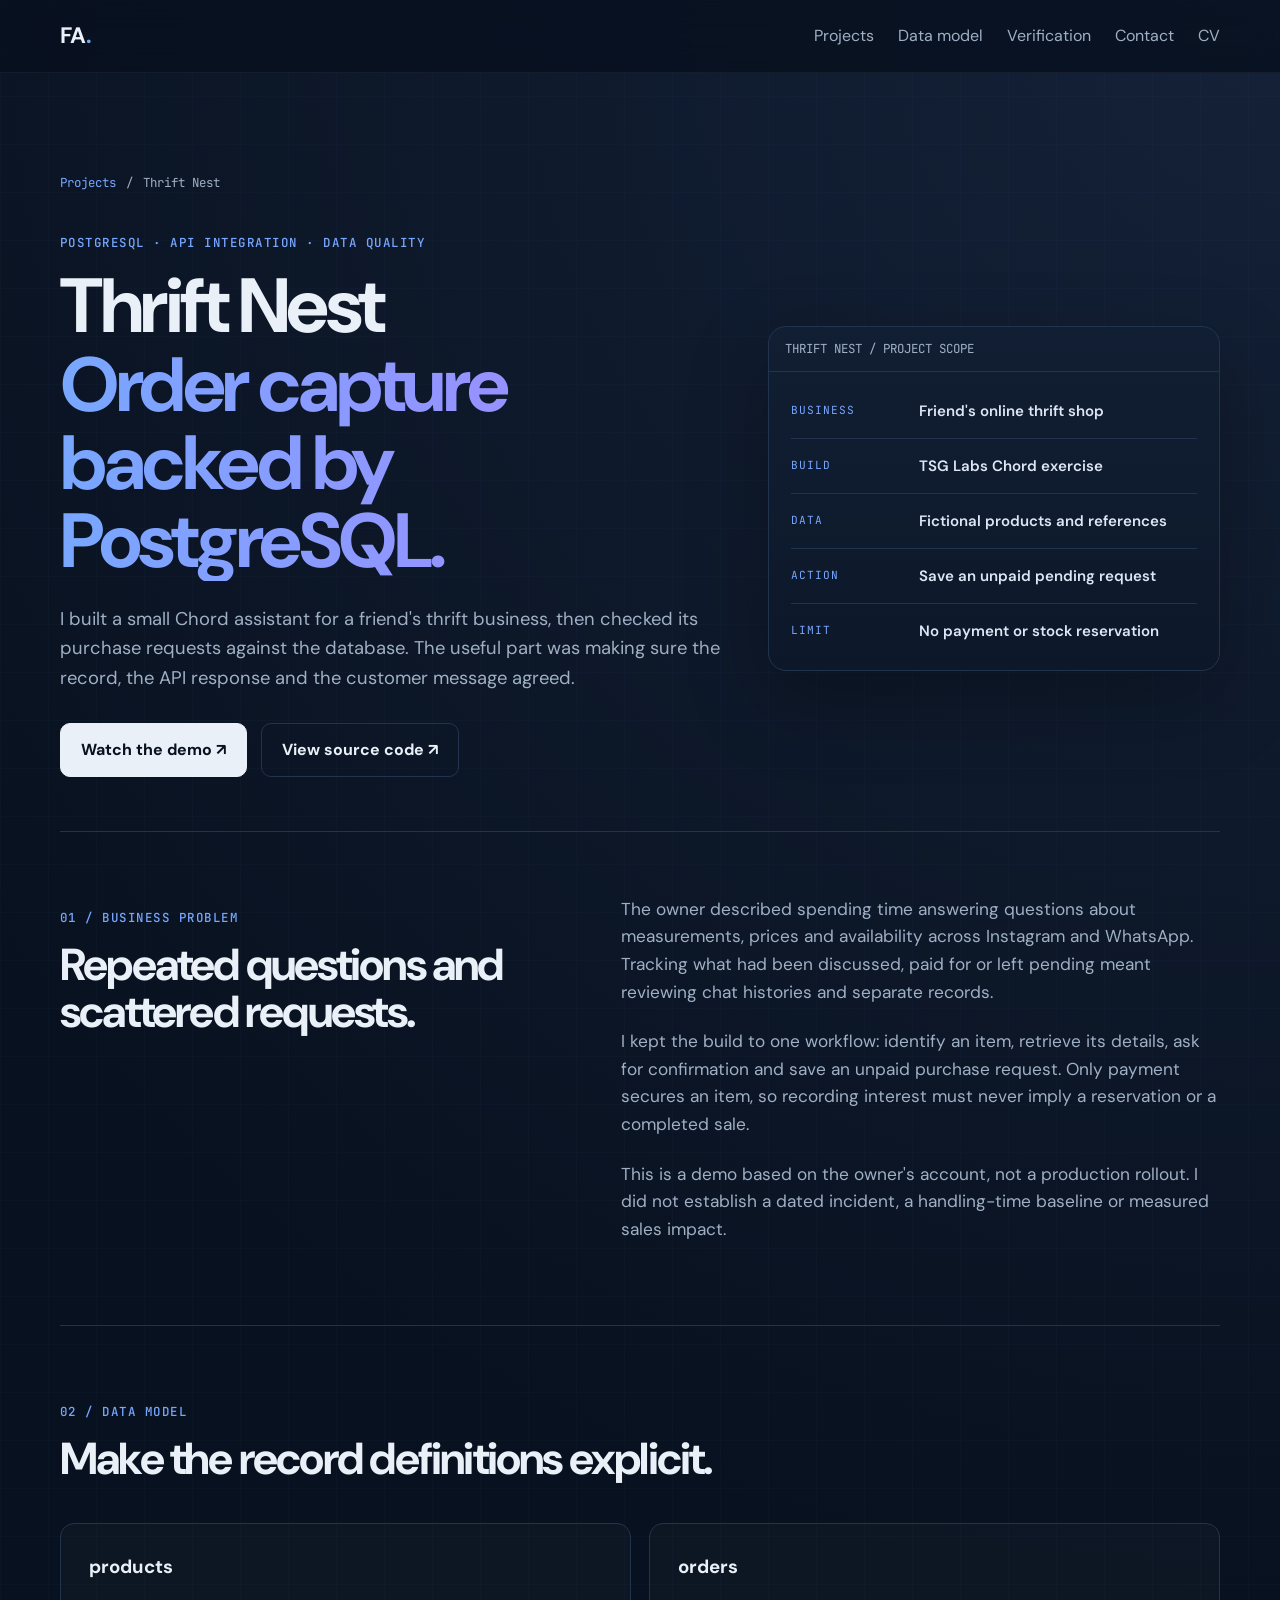
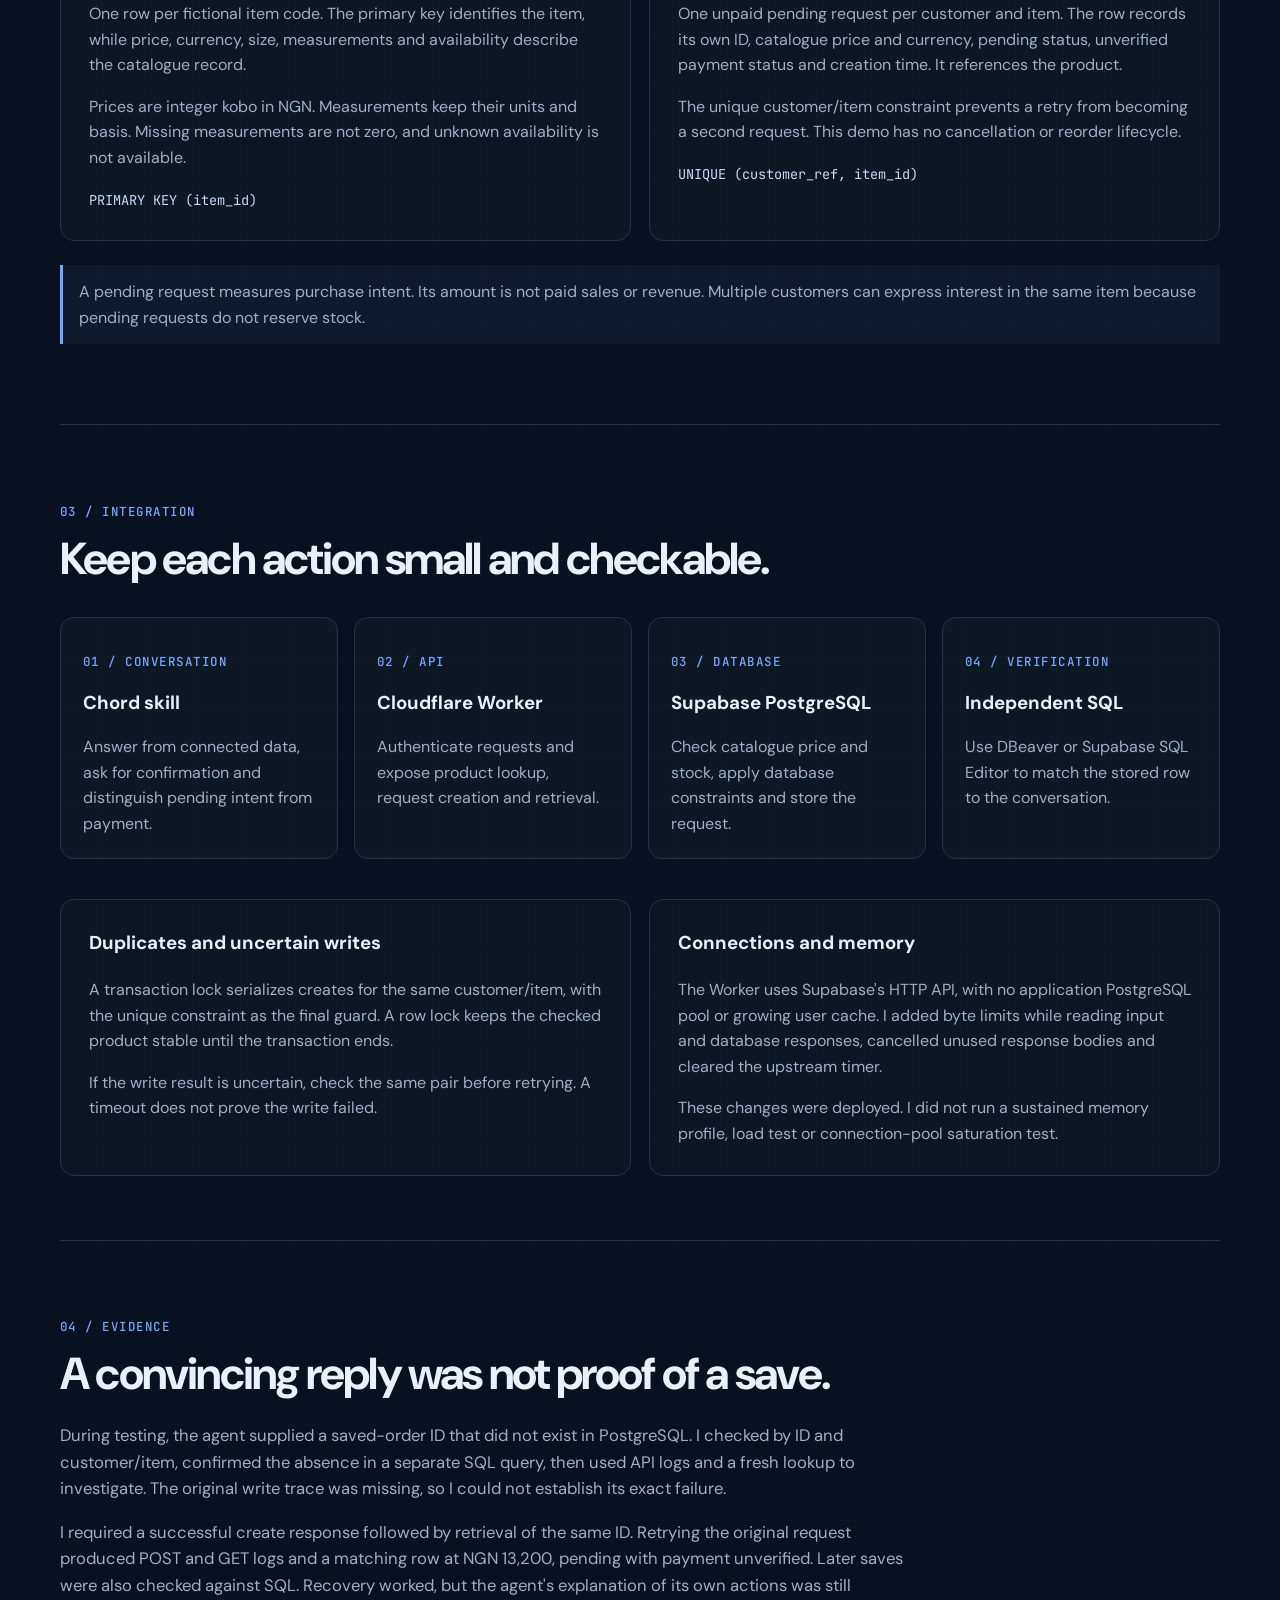
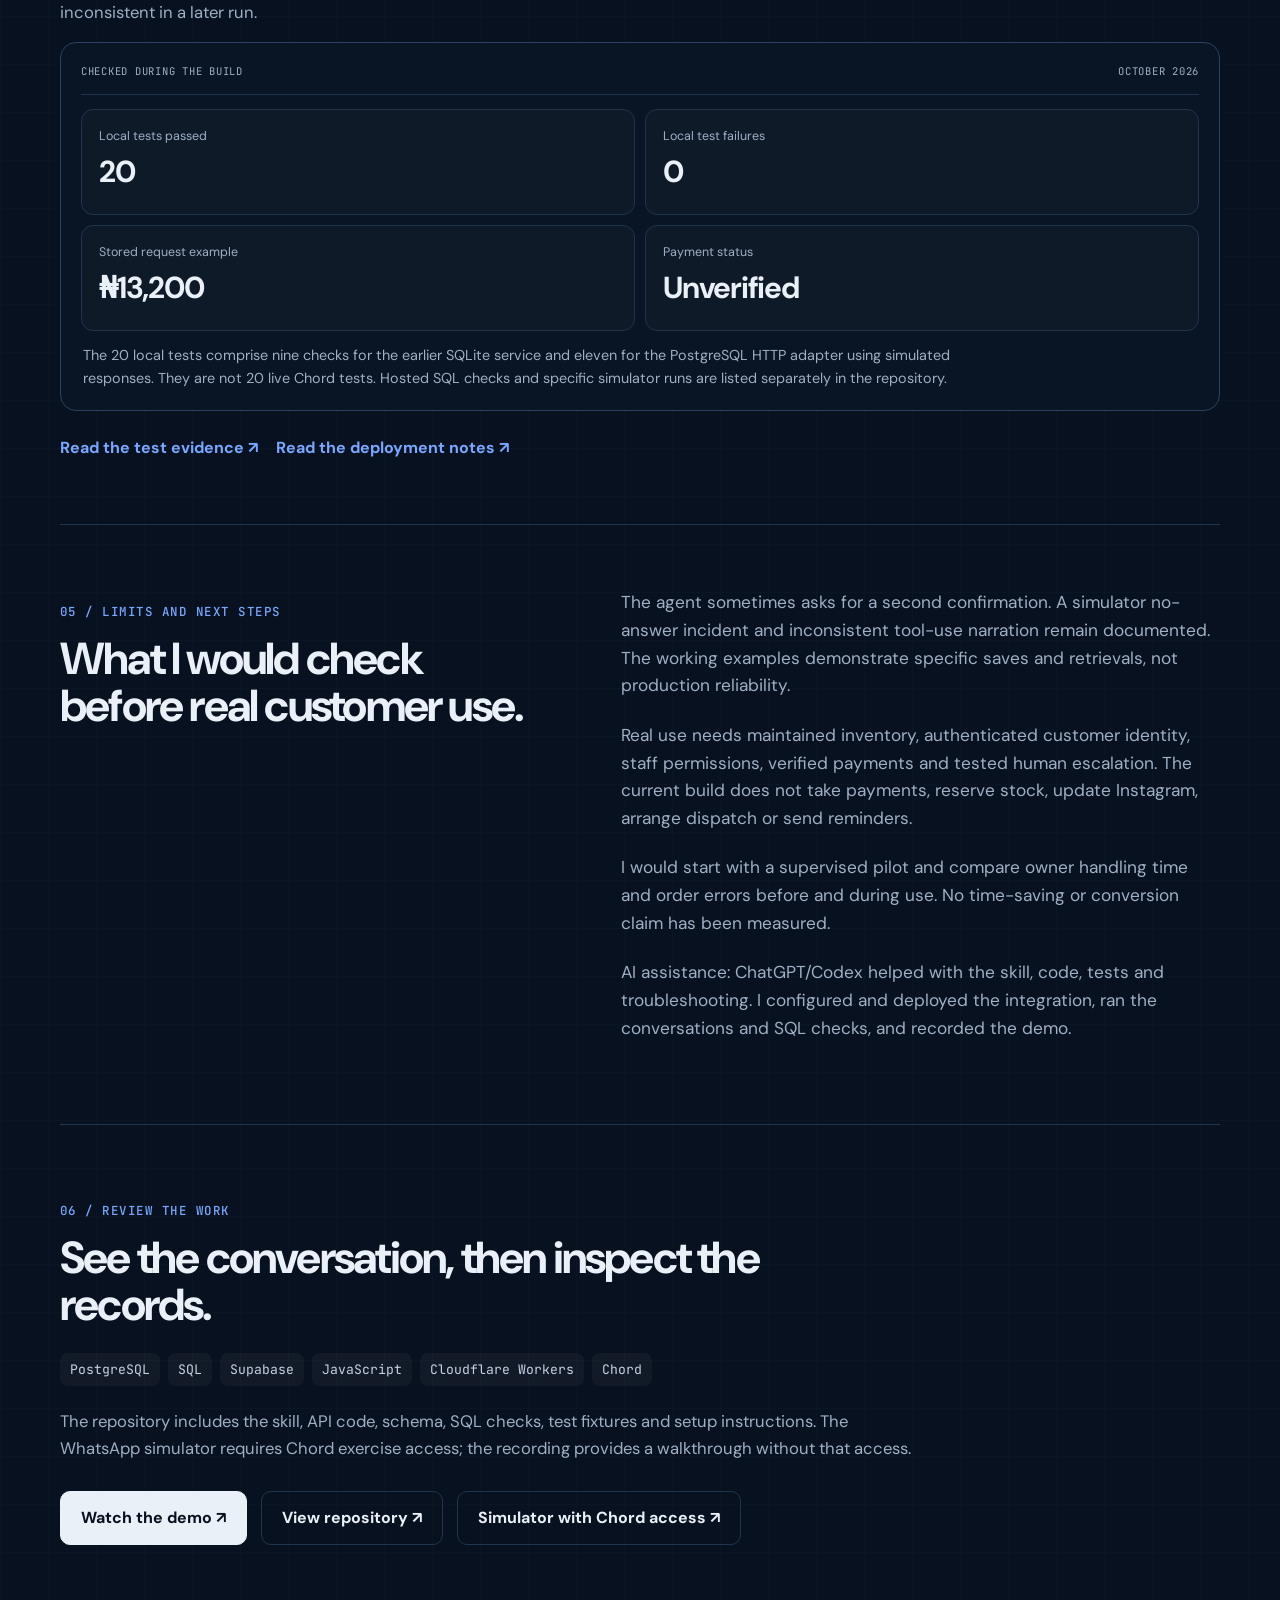
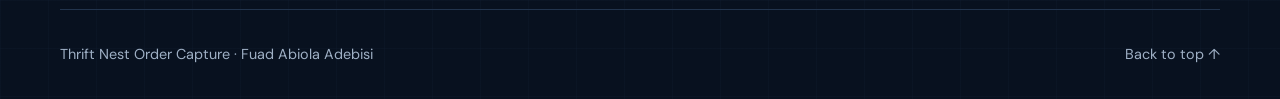
<file: thrift-nest.html>
<!DOCTYPE html>
<html lang="en">
<head>
  <meta charset="UTF-8" />
  <meta name="viewport" content="width=device-width, initial-scale=1.0" />
  <meta name="description" content="A PostgreSQL order-capture demo for a friend's thrift business, with database constraints, duplicate protection and independent SQL verification." />
  <meta property="og:title" content="Thrift Nest Order Capture | Fuad Adebisi" />
  <meta property="og:description" content="PostgreSQL record design, API integration and verified pending requests using fictional operational data." />
  <meta property="og:type" content="website" />
  <link rel="icon" href="data:image/svg+xml,%3Csvg xmlns='http://www.w3.org/2000/svg' viewBox='0 0 40 40' %3E%3Crect width='40' height='40' rx='10' fill='%23d9ff3f'/%3E%3Ctext x='12' y='29' font-size='24' font-family='sans-serif' fill='%230b0d0f'%3EF%3C/text%3E%3C/svg%3E">
  <title>Thrift Nest Order Capture | Fuad Adebisi</title>
  <link rel="preconnect" href="https://fonts.googleapis.com" />
  <link rel="preconnect" href="https://fonts.gstatic.com" crossorigin />
  <link href="https://fonts.googleapis.com/css2?family=DM+Sans:wght@400;500;600;700&amp;family=JetBrains+Mono:wght@400;500&amp;display=swap" rel="stylesheet" />
  <link rel="stylesheet" href="styles.css" />
</head>
<body id="top" class="jaffle-case">
  <a class="jaffle-skip" href="#main-content">Skip to content</a>
  <header class="site-header">
    <nav class="nav container" aria-label="Primary navigation">
      <a class="brand" href="index.html">FA<span>.</span></a>
      <button class="menu-toggle" aria-label="Toggle navigation" aria-expanded="false" aria-controls="case-navigation">☰</button>
      <div class="nav-links" id="case-navigation">
        <a href="index.html#projects">Projects</a><a href="#data-model">Data model</a><a href="#verification">Verification</a><a href="mailto:fuddiebiola@gmail.com">Contact</a>
      </div>
    </nav>
  </header>
  <main id="main-content">
    <section class="container jaffle-hero">
      <div class="jaffle-breadcrumb"><a href="index.html#projects">Projects</a><span aria-hidden="true">/</span><span>Thrift Nest</span></div>
      <div class="jaffle-hero-grid">
        <div>
          <p class="eyebrow">POSTGRESQL · API INTEGRATION · DATA QUALITY</p>
          <h1>Thrift Nest<span>Order capture backed by PostgreSQL.</span></h1>
          <p class="hero-text">I built a small Chord assistant for a friend's thrift business, then checked its purchase requests against the database. The useful part was making sure the record, the API response and the customer message agreed.</p>
          <div class="hero-actions">
            <a class="button primary" href="https://www.loom.com/share/fb9b9580a6564d639bbef2b03889834c" target="_blank" rel="noopener noreferrer">Watch the demo ↗</a>
            <a class="button secondary" href="https://github.com/Fuddie/thrift-nest-chord" target="_blank" rel="noopener noreferrer">View source code ↗</a>
          </div>
        </div>
        <aside class="hero-panel" aria-label="Project scope">
          <div class="code-label">THRIFT NEST / PROJECT SCOPE</div>
          <div class="profile-panel">
            <div class="profile-row"><span>BUSINESS</span><strong>Friend's online thrift shop</strong></div>
            <div class="profile-row"><span>BUILD</span><strong>TSG Labs Chord exercise</strong></div>
            <div class="profile-row"><span>DATA</span><strong>Fictional products and references</strong></div>
            <div class="profile-row"><span>ACTION</span><strong>Save an unpaid pending request</strong></div>
            <div class="profile-row"><span>LIMIT</span><strong>No payment or stock reservation</strong></div>
          </div>
        </aside>
      </div>
    </section>

    <section class="section container split-section">
      <div class="section-heading"><p class="eyebrow">01 / BUSINESS PROBLEM</p><h2>Repeated questions and scattered requests.</h2></div>
      <div class="section-copy">
        <p>The owner described spending time answering questions about measurements, prices and availability across Instagram and WhatsApp. Tracking what had been discussed, paid for or left pending meant reviewing chat histories and separate records.</p>
        <p>I kept the build to one workflow: identify an item, retrieve its details, ask for confirmation and save an unpaid purchase request. Only payment secures an item, so recording interest must never imply a reservation or a completed sale.</p>
        <p>This is a demo based on the owner's account, not a production rollout. I did not establish a dated incident, a handling-time baseline or measured sales impact.</p>
      </div>
    </section>

    <section id="data-model" class="section container">
      <div class="section-heading"><p class="eyebrow">02 / DATA MODEL</p><h2>Make the record definitions explicit.</h2></div>
      <div class="skills-grid">
        <article class="skill-card"><h3>products</h3><p>One row per fictional item code. The primary key identifies the item, while price, currency, size, measurements and availability describe the catalogue record.</p><p>Prices are integer kobo in NGN. Measurements keep their units and basis. Missing measurements are not zero, and unknown availability is not available.</p><code>PRIMARY KEY (item_id)</code></article>
        <article class="skill-card"><h3>orders</h3><p>One unpaid pending request per customer and item. The row records its own ID, catalogue price and currency, pending status, unverified payment status and creation time. It references the product.</p><p>The unique customer/item constraint prevents a retry from becoming a second request. This demo has no cancellation or reorder lifecycle.</p><code>UNIQUE (customer_ref, item_id)</code></article>
      </div>
      <p class="jaffle-note">A pending request measures purchase intent. Its amount is not paid sales or revenue. Multiple customers can express interest in the same item because pending requests do not reserve stock.</p>
    </section>

    <section class="section container">
      <div class="section-heading"><p class="eyebrow">03 / INTEGRATION</p><h2>Keep each action small and checkable.</h2></div>
      <ol class="jaffle-pipeline">
        <li><p class="eyebrow">01 / CONVERSATION</p><h3>Chord skill</h3><p>Answer from connected data, ask for confirmation and distinguish pending intent from payment.</p></li>
        <li><p class="eyebrow">02 / API</p><h3>Cloudflare Worker</h3><p>Authenticate requests and expose product lookup, request creation and retrieval.</p></li>
        <li><p class="eyebrow">03 / DATABASE</p><h3>Supabase PostgreSQL</h3><p>Check catalogue price and stock, apply database constraints and store the request.</p></li>
        <li><p class="eyebrow">04 / VERIFICATION</p><h3>Independent SQL</h3><p>Use DBeaver or Supabase SQL Editor to match the stored row to the conversation.</p></li>
      </ol>
      <div class="skills-grid">
        <article class="skill-card"><h3>Duplicates and uncertain writes</h3><p>A transaction lock serializes creates for the same customer/item, with the unique constraint as the final guard. A row lock keeps the checked product stable until the transaction ends.</p><p>If the write result is uncertain, check the same pair before retrying. A timeout does not prove the write failed.</p></article>
        <article class="skill-card"><h3>Connections and memory</h3><p>The Worker uses Supabase's HTTP API, with no application PostgreSQL pool or growing user cache. I added byte limits while reading input and database responses, cancelled unused response bodies and cleared the upstream timer.</p><p>These changes were deployed. I did not run a sustained memory profile, load test or connection-pool saturation test.</p></article>
      </div>
    </section>

    <section id="verification" class="section container">
      <div class="section-heading"><p class="eyebrow">04 / EVIDENCE</p><h2>A convincing reply was not proof of a save.</h2></div>
      <p class="section-intro">During testing, the agent supplied a saved-order ID that did not exist in PostgreSQL. I checked by ID and customer/item, confirmed the absence in a separate SQL query, then used API logs and a fresh lookup to investigate. The original write trace was missing, so I could not establish its exact failure.</p>
      <p class="section-intro">I required a successful create response followed by retrieval of the same ID. Retrying the original request produced POST and GET logs and a matching row at NGN 13,200, pending with payment unverified. Later saves were also checked against SQL. Recovery worked, but the agent's explanation of its own actions was still inconsistent in a later run.</p>
      <div class="project-preview" role="group" aria-label="Test evidence and limits">
        <div class="preview-head"><span>CHECKED DURING THE BUILD</span><span>OCTOBER 2026</span></div>
        <div class="preview-kpis">
          <div><span>Local tests passed</span><strong>20</strong></div>
          <div><span>Local test failures</span><strong>0</strong></div>
          <div><span>Stored request example</span><strong>₦13,200</strong></div>
          <div><span>Payment status</span><strong>Unverified</strong></div>
        </div>
        <p class="preview-note">The 20 local tests comprise nine checks for the earlier SQLite service and eleven for the PostgreSQL HTTP adapter using simulated responses. They are not 20 live Chord tests. Hosted SQL checks and specific simulator runs are listed separately in the repository.</p>
      </div>
      <div class="project-links">
        <a href="https://github.com/Fuddie/thrift-nest-chord/blob/main/docs/ACCEPTANCE.md" target="_blank" rel="noopener noreferrer">Read the test evidence ↗</a>
        <a href="https://github.com/Fuddie/thrift-nest-chord/blob/main/docs/FIELD_NOTES.md" target="_blank" rel="noopener noreferrer">Read the deployment notes ↗</a>
      </div>
    </section>

    <section class="section container split-section">
      <div class="section-heading"><p class="eyebrow">05 / LIMITS AND NEXT STEPS</p><h2>What I would check before real customer use.</h2></div>
      <div class="section-copy">
        <p>The agent sometimes asks for a second confirmation. A simulator no-answer incident and inconsistent tool-use narration remain documented. The working examples demonstrate specific saves and retrievals, not production reliability.</p>
        <p>Real use needs maintained inventory, authenticated customer identity, staff permissions, verified payments and tested human escalation. The current build does not take payments, reserve stock, update Instagram, arrange dispatch or send reminders.</p>
        <p>I would start with a supervised pilot and compare owner handling time and order errors before and during use. No time-saving or conversion claim has been measured.</p>
        <p>AI assistance: ChatGPT/Codex helped with the skill, code, tests and troubleshooting. I configured and deployed the integration, ran the conversations and SQL checks, and recorded the demo.</p>
      </div>
    </section>

    <section class="section container">
      <div class="section-heading"><p class="eyebrow">06 / REVIEW THE WORK</p><h2>See the conversation, then inspect the records.</h2></div>
      <div class="tags"><span>PostgreSQL</span><span>SQL</span><span>Supabase</span><span>JavaScript</span><span>Cloudflare Workers</span><span>Chord</span></div>
      <p class="section-intro">The repository includes the skill, API code, schema, SQL checks, test fixtures and setup instructions. The WhatsApp simulator requires Chord exercise access; the recording provides a walkthrough without that access.</p>
      <div class="hero-actions">
        <a class="button primary" href="https://www.loom.com/share/fb9b9580a6564d639bbef2b03889834c" target="_blank" rel="noopener noreferrer">Watch the demo ↗</a>
        <a class="button secondary" href="https://github.com/Fuddie/thrift-nest-chord" target="_blank" rel="noopener noreferrer">View repository ↗</a>
        <a class="button secondary" href="https://chat.tsglabs.dev/c/TjEWRNfXvhPO0UxU3kzbeZLI" target="_blank" rel="noopener noreferrer">Simulator with Chord access ↗</a>
      </div>
    </section>
  </main>
  <footer class="footer container"><p>Thrift Nest Order Capture · Fuad Abiola Adebisi</p><a href="#top">Back to top ↑</a></footer>
  <script src="script.js"></script>
</body>
</html>
</file>
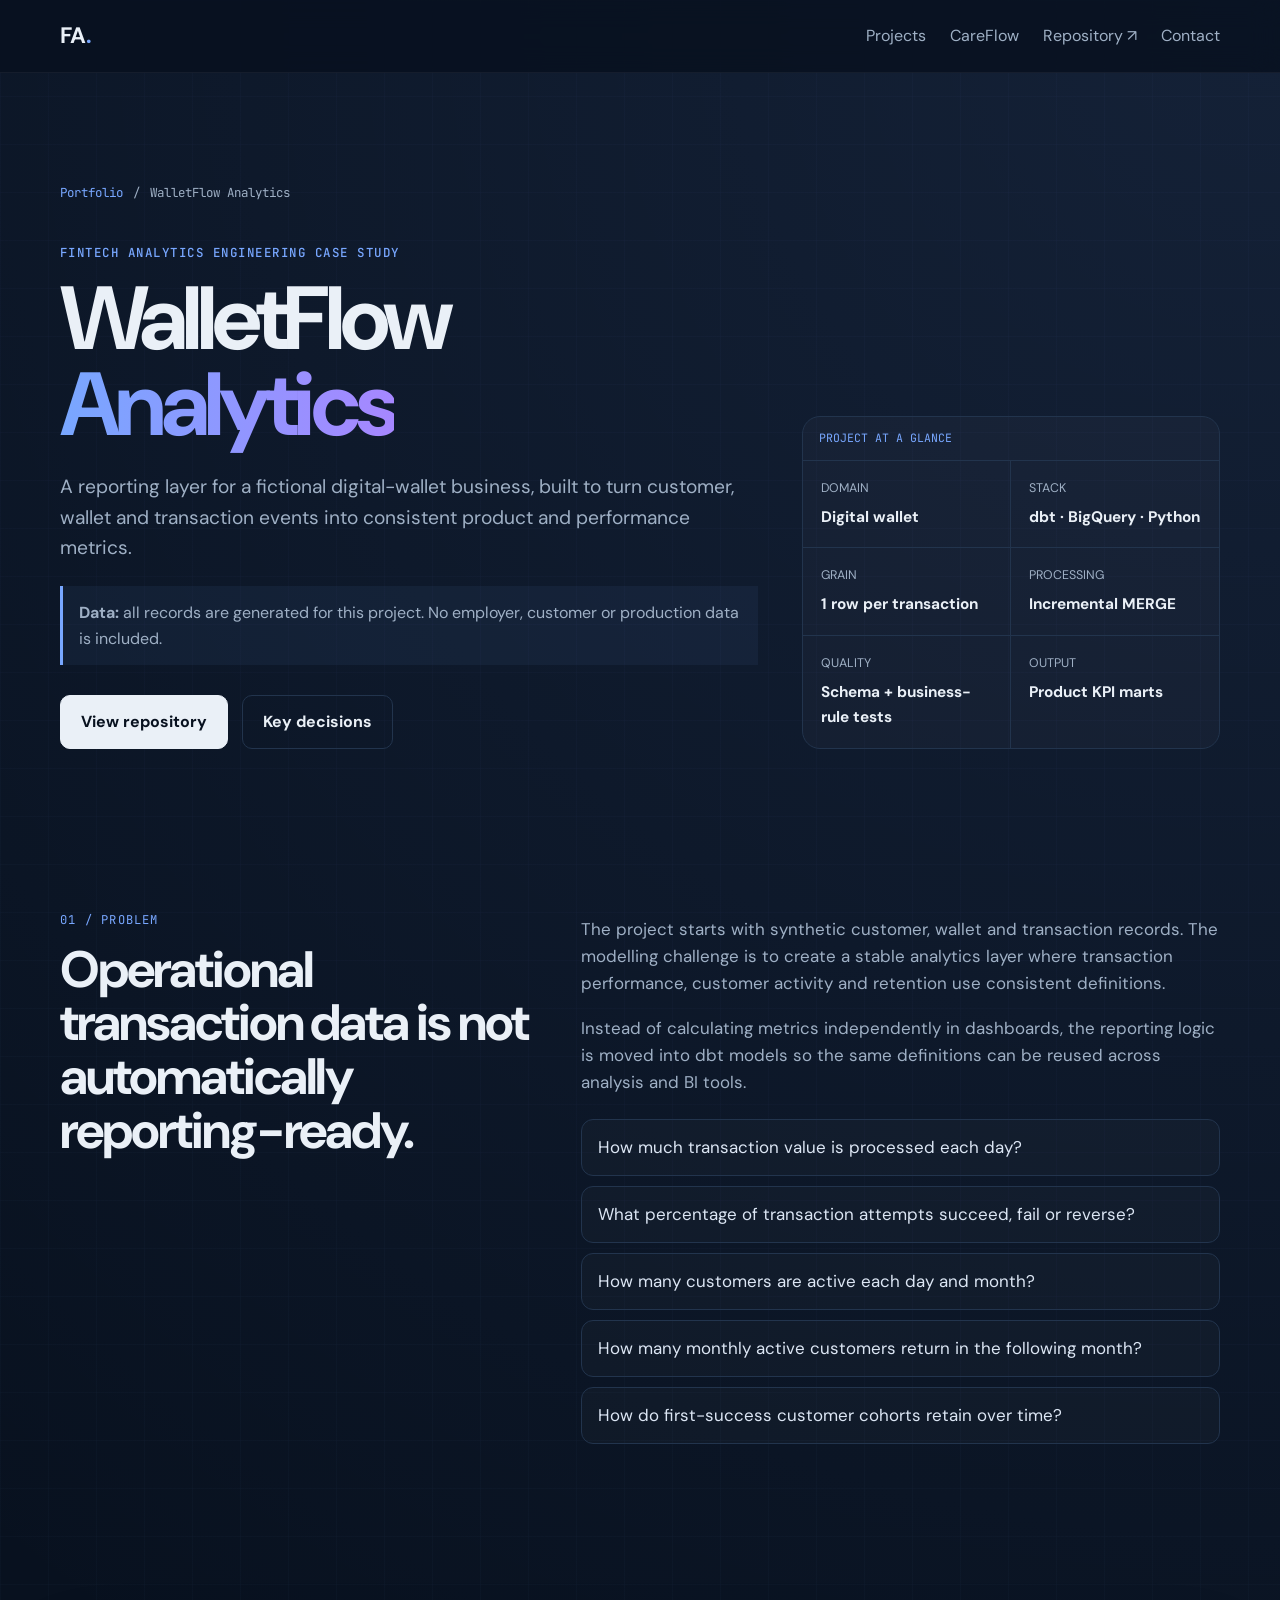
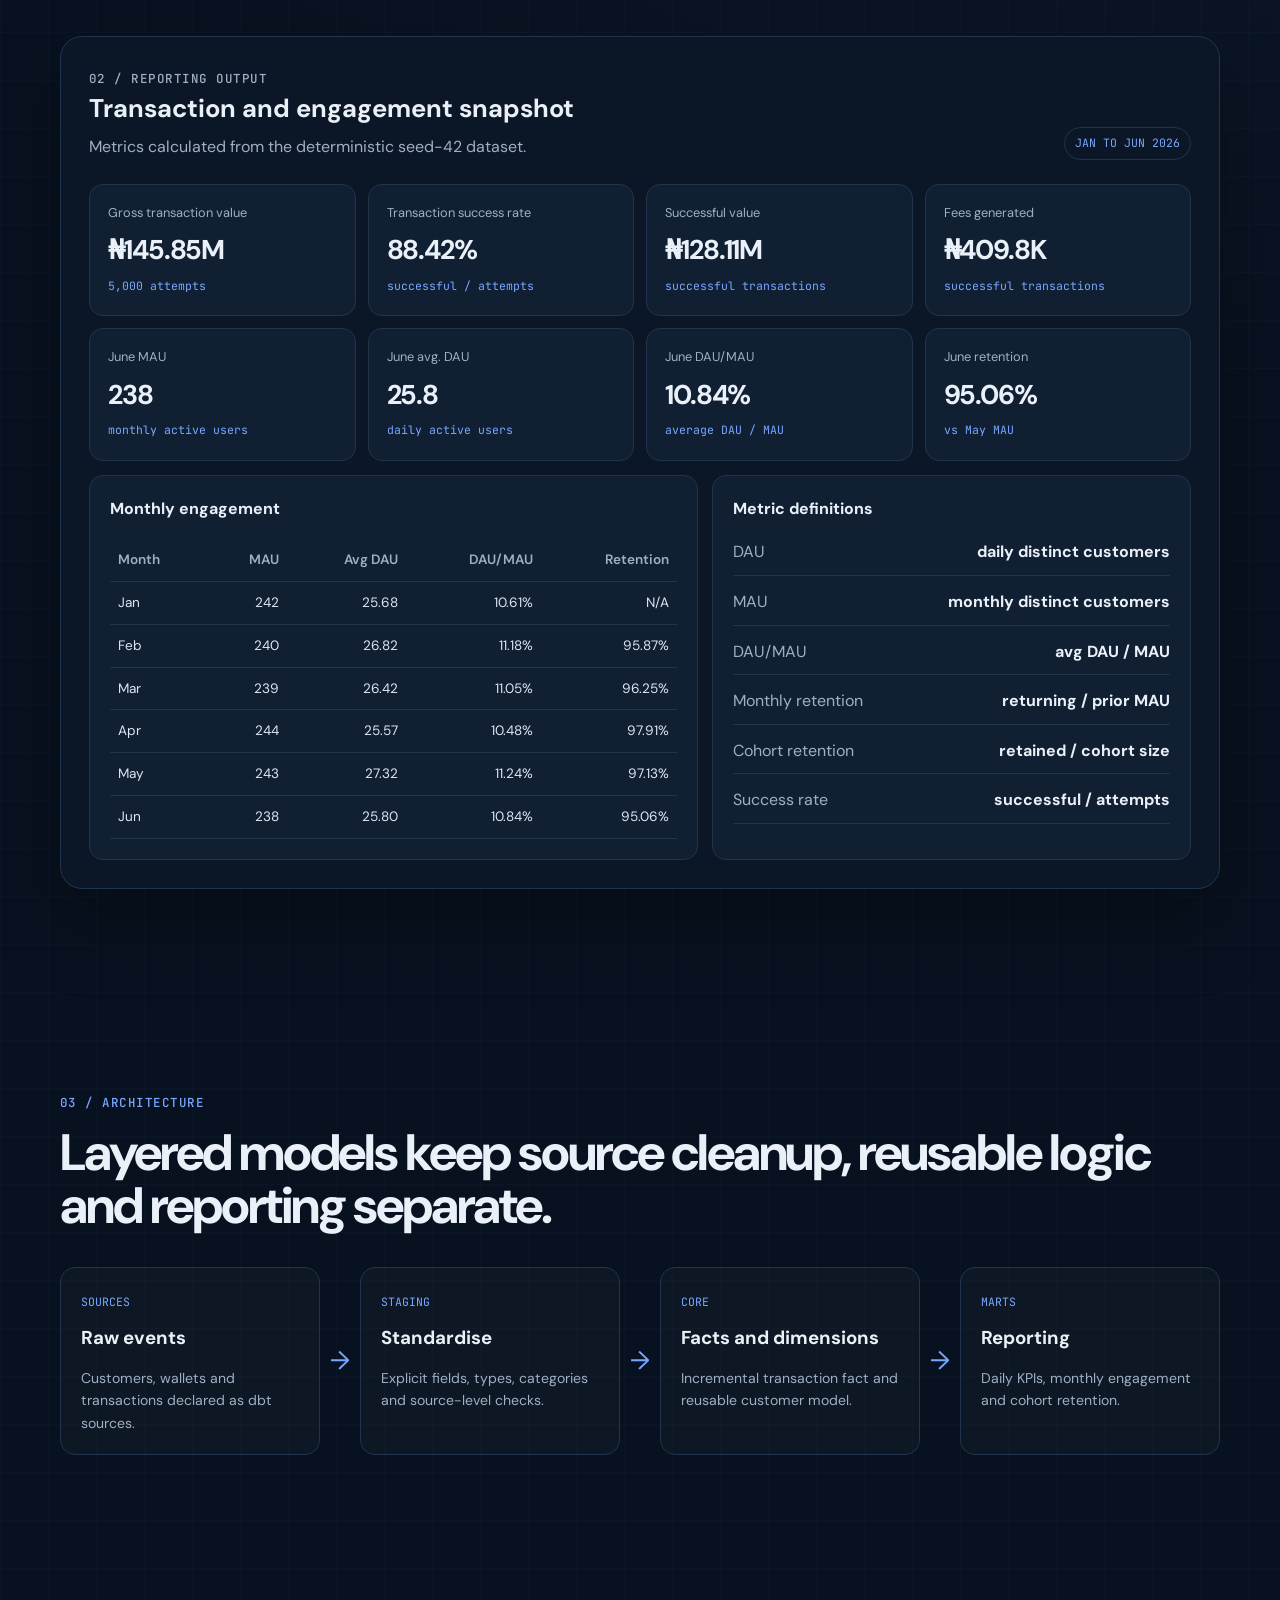
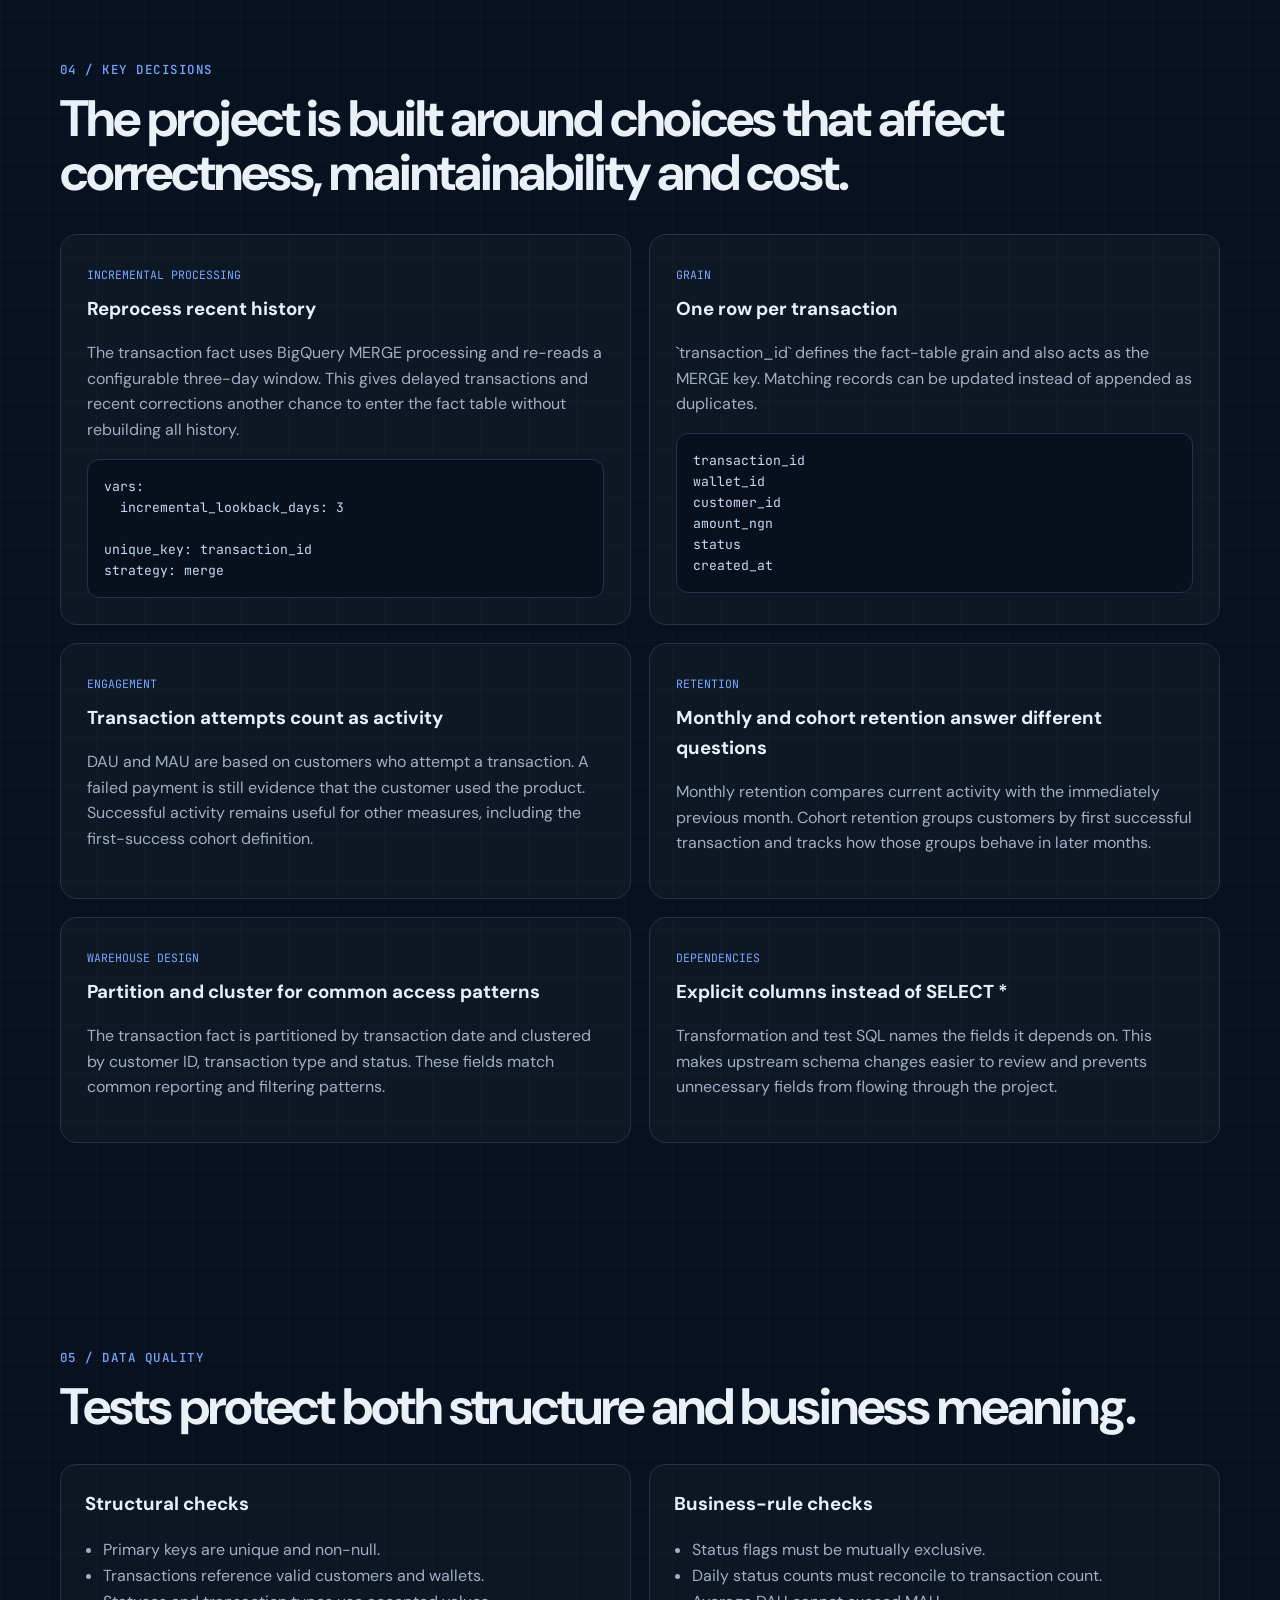
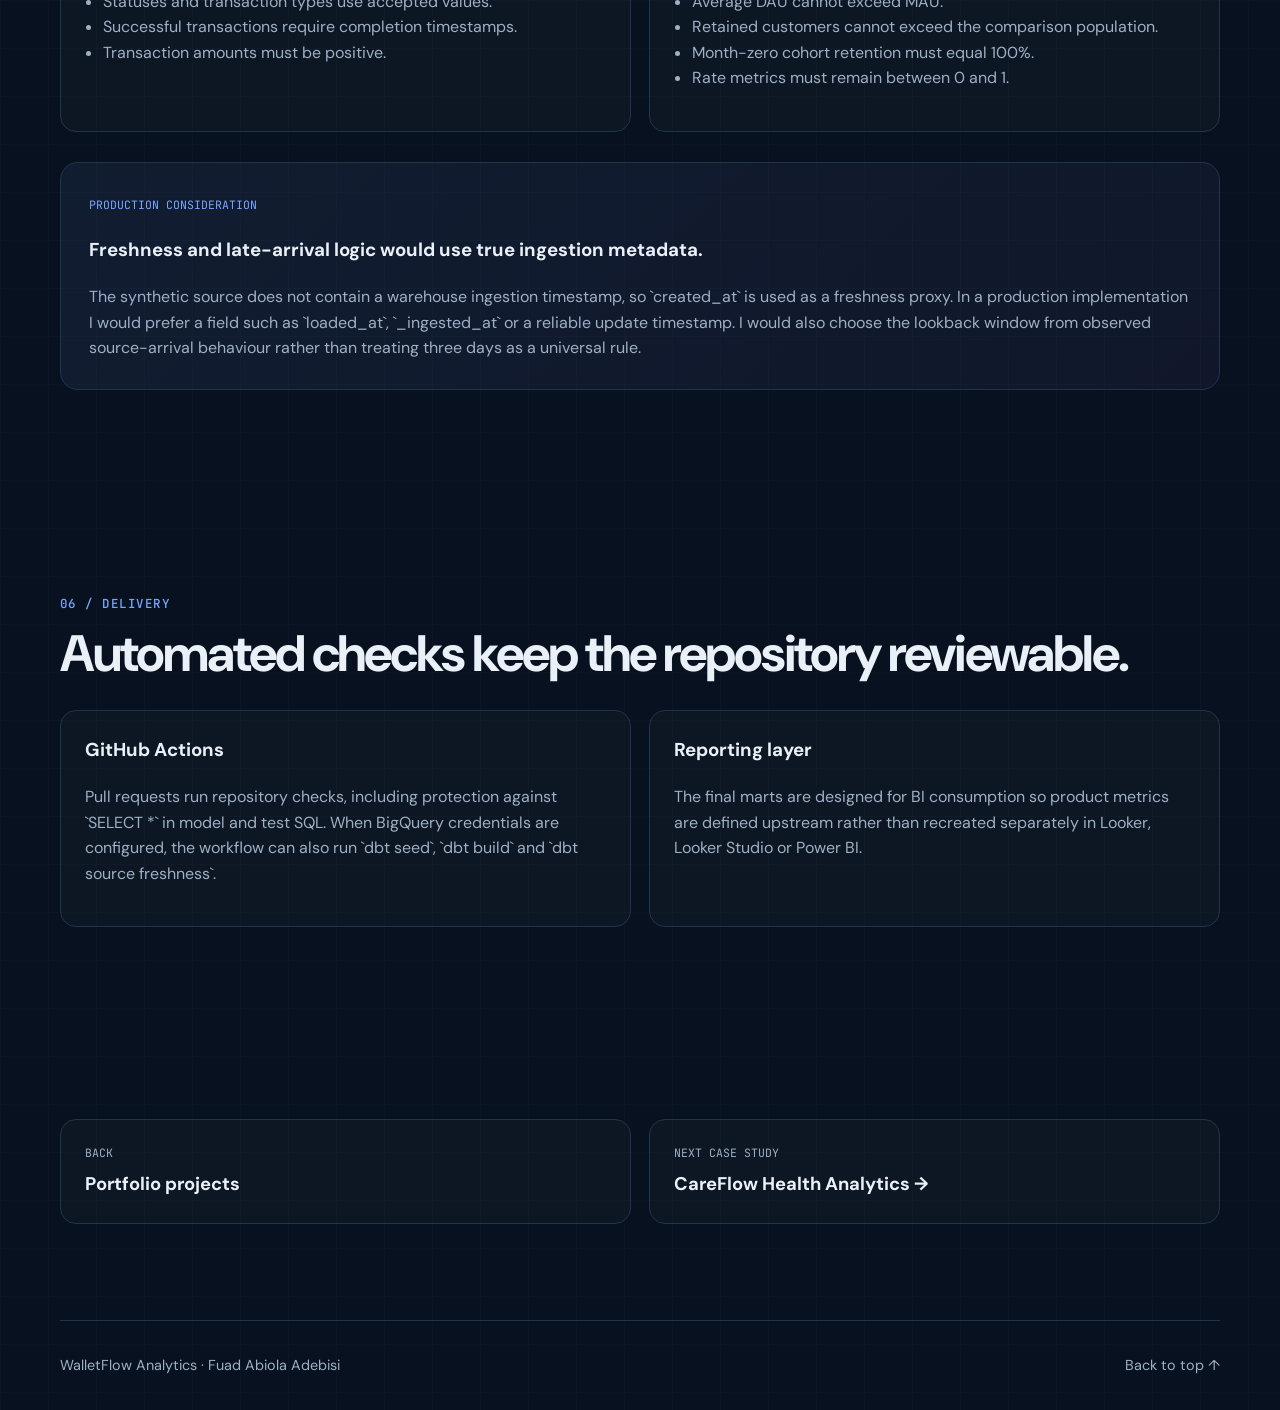
<file: walletflow.html>
<!DOCTYPE html>
<html lang="en">
<head>
  <meta charset="UTF-8" />
  <meta name="viewport" content="width=device-width, initial-scale=1.0" />
  <meta name="description" content="WalletFlow Analytics, a synthetic fintech analytics engineering case study by Fuad Abiola Adebisi using dbt, BigQuery, incremental modelling, product metrics, retention, testing and CI." />
  <title>WalletFlow Analytics | Fuad Adebisi</title>
  <link rel="preconnect" href="https://fonts.googleapis.com" />
  <link rel="preconnect" href="https://fonts.gstatic.com" crossorigin />
  <link href="https://fonts.googleapis.com/css2?family=DM+Sans:wght@400;500;600;700&family=JetBrains+Mono:wght@400;500&display=swap" rel="stylesheet" />
  <link rel="stylesheet" href="styles.css" />
  <style>
    .case-shell{padding:110px 0 54px}.case-breadcrumb{display:flex;gap:10px;align-items:center;color:var(--muted);font-family:'JetBrains Mono',monospace;font-size:.78rem}.case-breadcrumb a{color:var(--accent)}
    .case-hero-grid{display:grid;grid-template-columns:1.25fr .75fr;gap:44px;align-items:end;margin-top:28px}.case-shell h1{font-size:clamp(3.3rem,7vw,6.7rem);line-height:.96;letter-spacing:-.055em;margin:12px 0 24px}.case-shell h1 span{background:linear-gradient(90deg,var(--accent),var(--accent-2));-webkit-background-clip:text;color:transparent}.case-lede{font-size:1.2rem;color:var(--muted);max-width:880px}.case-note{margin-top:22px;padding:14px 16px;border-left:3px solid var(--accent);background:rgba(120,167,255,.06);color:var(--muted)}
    .case-summary{border:1px solid var(--line);border-radius:18px;background:rgba(255,255,255,.025);overflow:hidden}.summary-label{padding:12px 16px;border-bottom:1px solid var(--line);font-family:'JetBrains Mono',monospace;color:var(--accent);font-size:.72rem}.summary-grid{display:grid;grid-template-columns:1fr 1fr}.summary-grid div{padding:18px;border-bottom:1px solid var(--line)}.summary-grid div:nth-child(odd){border-right:1px solid var(--line)}.summary-grid div:nth-last-child(-n+2){border-bottom:0}.summary-grid span{display:block;color:var(--muted);font-size:.78rem;margin-bottom:5px}.summary-grid strong{font-size:.96rem}
    .story-grid{display:grid;grid-template-columns:.85fr 1.15fr;gap:48px}.story-label{font-family:'JetBrains Mono',monospace;color:var(--accent);font-size:.76rem;letter-spacing:.1em}.story-grid h2,.case-heading h2{font-size:clamp(2.2rem,4vw,4rem);line-height:1.05;letter-spacing:-.04em;margin:12px 0 22px}.story-copy{color:var(--muted);font-size:1.06rem}.story-copy p+ p{margin-top:18px}.question-list{display:grid;gap:10px;margin-top:22px}.question-list div{border:1px solid var(--line);border-radius:12px;padding:14px 16px;background:rgba(255,255,255,.02);color:#dce6f4}
    .dashboard{border:1px solid var(--line);border-radius:22px;background:#0b1626;padding:28px;box-shadow:0 30px 80px rgba(0,0,0,.25)}.dashboard-head{display:flex;justify-content:space-between;gap:20px;align-items:flex-end;margin-bottom:24px}.dashboard-head h2{margin:0;font-size:1.6rem}.dashboard-head p{margin:4px 0 0;color:var(--muted)}.status-pill{font-family:'JetBrains Mono',monospace;font-size:.72rem;border:1px solid var(--line);padding:6px 10px;border-radius:999px;color:var(--accent)}
    .dash-kpis{display:grid;grid-template-columns:repeat(4,1fr);gap:12px}.kpi{border:1px solid var(--line);background:var(--card);border-radius:14px;padding:18px}.kpi span{display:block;color:var(--muted);font-size:.8rem}.kpi strong{display:block;font-size:1.7rem;margin-top:5px;letter-spacing:-.04em}.kpi small{color:var(--accent);font-family:'JetBrains Mono',monospace;font-size:.72rem}
    .dash-grid{display:grid;grid-template-columns:1.12fr .88fr;gap:14px;margin-top:14px}.viz-card{border:1px solid var(--line);background:var(--card);border-radius:14px;padding:20px}.viz-card h3{margin:0 0 18px;font-size:1rem}.metric-list{display:grid;gap:13px}.metric-list div{display:flex;justify-content:space-between;gap:14px;border-bottom:1px solid var(--line);padding-bottom:10px}.metric-list span{color:var(--muted)}.metric-list strong{text-align:right}.kpi-table{width:100%;border-collapse:collapse;font-size:.85rem}.kpi-table th,.kpi-table td{text-align:right;padding:10px 8px;border-bottom:1px solid var(--line)}.kpi-table th:first-child,.kpi-table td:first-child{text-align:left}.kpi-table th{color:var(--muted);font-weight:600}.kpi-table td{color:#dce6f4}
    .architecture-line{display:grid;grid-template-columns:repeat(7,auto);align-items:stretch;gap:10px;margin-top:34px}.arch-box{min-width:0;border:1px solid var(--line);border-radius:15px;padding:20px;background:rgba(255,255,255,.025)}.arch-box span{font-family:'JetBrains Mono',monospace;color:var(--accent);font-size:.72rem}.arch-box h3{margin:9px 0}.arch-box p{color:var(--muted);font-size:.88rem;margin-bottom:0}.arch-arrow{align-self:center;color:var(--accent);font-size:1.6rem}
    .decision-grid{display:grid;grid-template-columns:repeat(2,1fr);gap:18px;margin-top:34px}.decision-card{border:1px solid var(--line);border-radius:17px;padding:26px;background:rgba(255,255,255,.022)}.decision-card h3{margin:8px 0 12px}.decision-card p,.decision-card li{color:var(--muted)}.decision-card ul{padding-left:18px;margin-bottom:0}.mini-label{font-family:'JetBrains Mono',monospace;color:var(--accent);font-size:.72rem}.code-block{font-family:'JetBrains Mono',monospace;font-size:.82rem;background:#07101c;border:1px solid var(--line);border-radius:12px;padding:16px;overflow:auto;color:#c8daf4;white-space:pre-wrap;margin-top:16px}
    .quality-grid{display:grid;grid-template-columns:1fr 1fr;gap:18px;margin-top:30px}.quality-card{border:1px solid var(--line);border-radius:16px;padding:24px;background:rgba(255,255,255,.02)}.quality-card h3{margin-top:0}.quality-card p,.quality-card li{color:var(--muted)}.quality-card ul{padding-left:18px}.production-note{border:1px solid var(--line);border-radius:18px;padding:28px;background:linear-gradient(135deg,rgba(120,167,255,.08),rgba(166,135,255,.05));margin-top:30px}.production-note p{color:var(--muted);margin-bottom:0}
    .case-nav{display:grid;grid-template-columns:1fr 1fr;gap:18px}.case-nav a{border:1px solid var(--line);border-radius:16px;padding:24px;background:rgba(255,255,255,.02)}.case-nav span{display:block;color:var(--muted);font-family:'JetBrains Mono',monospace;font-size:.72rem}.case-nav strong{display:block;font-size:1.15rem;margin-top:7px;color:var(--text)}
    @media(max-width:1000px){.case-hero-grid,.story-grid,.dash-grid{grid-template-columns:1fr}.architecture-line{grid-template-columns:1fr}.arch-arrow{text-align:center;transform:rotate(90deg)}.dash-kpis{grid-template-columns:repeat(2,1fr)}}
    @media(max-width:720px){.decision-grid,.quality-grid,.case-nav{grid-template-columns:1fr}.summary-grid{grid-template-columns:1fr}.summary-grid div{border-right:0!important;border-bottom:1px solid var(--line)!important}.summary-grid div:last-child{border-bottom:0!important}.dash-kpis{grid-template-columns:1fr}.dashboard{padding:16px}.dashboard-head{align-items:flex-start;flex-direction:column}.kpi-table{font-size:.72rem}.kpi-table th,.kpi-table td{padding:8px 4px}}
  </style>
</head>
<body id="top">
<header class="site-header"><nav class="nav container"><a class="brand" href="index.html">FA<span>.</span></a><div class="nav-links"><a href="index.html#projects">Projects</a><a href="careflow.html">CareFlow</a><a href="https://github.com/Fuddie/walletflow-analytics" target="_blank" rel="noreferrer">Repository ↗</a><a href="mailto:fuddiebiola@gmail.com">Contact</a></div></nav></header>
<main>
  <section class="case-shell container">
    <div class="case-breadcrumb"><a href="index.html#projects">Portfolio</a><span>/</span><span>WalletFlow Analytics</span></div>
    <div class="case-hero-grid">
      <div>
        <p class="eyebrow">FINTECH ANALYTICS ENGINEERING CASE STUDY</p>
        <h1>WalletFlow <span>Analytics</span></h1>
        <p class="case-lede">A reporting layer for a fictional digital-wallet business, built to turn customer, wallet and transaction events into consistent product and performance metrics.</p>
        <div class="case-note"><strong>Data:</strong> all records are generated for this project. No employer, customer or production data is included.</div>
        <div class="hero-actions"><a class="button primary" href="https://github.com/Fuddie/walletflow-analytics" target="_blank" rel="noreferrer">View repository</a><a class="button secondary" href="#decisions">Key decisions</a></div>
      </div>
      <aside class="case-summary">
        <div class="summary-label">PROJECT AT A GLANCE</div>
        <div class="summary-grid">
          <div><span>DOMAIN</span><strong>Digital wallet</strong></div>
          <div><span>STACK</span><strong>dbt · BigQuery · Python</strong></div>
          <div><span>GRAIN</span><strong>1 row per transaction</strong></div>
          <div><span>PROCESSING</span><strong>Incremental MERGE</strong></div>
          <div><span>QUALITY</span><strong>Schema + business-rule tests</strong></div>
          <div><span>OUTPUT</span><strong>Product KPI marts</strong></div>
        </div>
      </aside>
    </div>
  </section>

  <section class="section container">
    <div class="story-grid">
      <div><p class="story-label">01 / PROBLEM</p><h2>Operational transaction data is not automatically reporting-ready.</h2></div>
      <div class="story-copy">
        <p>The project starts with synthetic customer, wallet and transaction records. The modelling challenge is to create a stable analytics layer where transaction performance, customer activity and retention use consistent definitions.</p>
        <p>Instead of calculating metrics independently in dashboards, the reporting logic is moved into dbt models so the same definitions can be reused across analysis and BI tools.</p>
        <div class="question-list">
          <div>How much transaction value is processed each day?</div>
          <div>What percentage of transaction attempts succeed, fail or reverse?</div>
          <div>How many customers are active each day and month?</div>
          <div>How many monthly active customers return in the following month?</div>
          <div>How do first-success customer cohorts retain over time?</div>
        </div>
      </div>
    </div>
  </section>

  <section class="section container">
    <div class="dashboard">
      <div class="dashboard-head"><div><p class="eyebrow">02 / REPORTING OUTPUT</p><h2>Transaction and engagement snapshot</h2><p>Metrics calculated from the deterministic seed-42 dataset.</p></div><span class="status-pill">JAN TO JUN 2026</span></div>
      <div class="dash-kpis">
        <div class="kpi"><span>Gross transaction value</span><strong>₦145.85M</strong><small>5,000 attempts</small></div>
        <div class="kpi"><span>Transaction success rate</span><strong>88.42%</strong><small>successful / attempts</small></div>
        <div class="kpi"><span>Successful value</span><strong>₦128.11M</strong><small>successful transactions</small></div>
        <div class="kpi"><span>Fees generated</span><strong>₦409.8K</strong><small>successful transactions</small></div>
        <div class="kpi"><span>June MAU</span><strong>238</strong><small>monthly active users</small></div>
        <div class="kpi"><span>June avg. DAU</span><strong>25.8</strong><small>daily active users</small></div>
        <div class="kpi"><span>June DAU/MAU</span><strong>10.84%</strong><small>average DAU / MAU</small></div>
        <div class="kpi"><span>June retention</span><strong>95.06%</strong><small>vs May MAU</small></div>
      </div>
      <div class="dash-grid">
        <div class="viz-card">
          <h3>Monthly engagement</h3>
          <table class="kpi-table">
            <thead><tr><th>Month</th><th>MAU</th><th>Avg DAU</th><th>DAU/MAU</th><th>Retention</th></tr></thead>
            <tbody>
              <tr><td>Jan</td><td>242</td><td>25.68</td><td>10.61%</td><td>N/A</td></tr>
              <tr><td>Feb</td><td>240</td><td>26.82</td><td>11.18%</td><td>95.87%</td></tr>
              <tr><td>Mar</td><td>239</td><td>26.42</td><td>11.05%</td><td>96.25%</td></tr>
              <tr><td>Apr</td><td>244</td><td>25.57</td><td>10.48%</td><td>97.91%</td></tr>
              <tr><td>May</td><td>243</td><td>27.32</td><td>11.24%</td><td>97.13%</td></tr>
              <tr><td>Jun</td><td>238</td><td>25.80</td><td>10.84%</td><td>95.06%</td></tr>
            </tbody>
          </table>
        </div>
        <div class="viz-card"><h3>Metric definitions</h3><div class="metric-list"><div><span>DAU</span><strong>daily distinct customers</strong></div><div><span>MAU</span><strong>monthly distinct customers</strong></div><div><span>DAU/MAU</span><strong>avg DAU / MAU</strong></div><div><span>Monthly retention</span><strong>returning / prior MAU</strong></div><div><span>Cohort retention</span><strong>retained / cohort size</strong></div><div><span>Success rate</span><strong>successful / attempts</strong></div></div></div>
      </div>
    </div>
  </section>

  <section class="section container">
    <div class="case-heading"><p class="eyebrow">03 / ARCHITECTURE</p><h2>Layered models keep source cleanup, reusable logic and reporting separate.</h2></div>
    <div class="architecture-line">
      <div class="arch-box"><span>SOURCES</span><h3>Raw events</h3><p>Customers, wallets and transactions declared as dbt sources.</p></div>
      <div class="arch-arrow">→</div>
      <div class="arch-box"><span>STAGING</span><h3>Standardise</h3><p>Explicit fields, types, categories and source-level checks.</p></div>
      <div class="arch-arrow">→</div>
      <div class="arch-box"><span>CORE</span><h3>Facts and dimensions</h3><p>Incremental transaction fact and reusable customer model.</p></div>
      <div class="arch-arrow">→</div>
      <div class="arch-box"><span>MARTS</span><h3>Reporting</h3><p>Daily KPIs, monthly engagement and cohort retention.</p></div>
    </div>
  </section>

  <section id="decisions" class="section container">
    <div class="case-heading"><p class="eyebrow">04 / KEY DECISIONS</p><h2>The project is built around choices that affect correctness, maintainability and cost.</h2></div>
    <div class="decision-grid">
      <article class="decision-card"><span class="mini-label">INCREMENTAL PROCESSING</span><h3>Reprocess recent history</h3><p>The transaction fact uses BigQuery MERGE processing and re-reads a configurable three-day window. This gives delayed transactions and recent corrections another chance to enter the fact table without rebuilding all history.</p><div class="code-block">vars:
  incremental_lookback_days: 3

unique_key: transaction_id
strategy: merge</div></article>
      <article class="decision-card"><span class="mini-label">GRAIN</span><h3>One row per transaction</h3><p>`transaction_id` defines the fact-table grain and also acts as the MERGE key. Matching records can be updated instead of appended as duplicates.</p><div class="code-block">transaction_id
wallet_id
customer_id
amount_ngn
status
created_at</div></article>
      <article class="decision-card"><span class="mini-label">ENGAGEMENT</span><h3>Transaction attempts count as activity</h3><p>DAU and MAU are based on customers who attempt a transaction. A failed payment is still evidence that the customer used the product. Successful activity remains useful for other measures, including the first-success cohort definition.</p></article>
      <article class="decision-card"><span class="mini-label">RETENTION</span><h3>Monthly and cohort retention answer different questions</h3><p>Monthly retention compares current activity with the immediately previous month. Cohort retention groups customers by first successful transaction and tracks how those groups behave in later months.</p></article>
      <article class="decision-card"><span class="mini-label">WAREHOUSE DESIGN</span><h3>Partition and cluster for common access patterns</h3><p>The transaction fact is partitioned by transaction date and clustered by customer ID, transaction type and status. These fields match common reporting and filtering patterns.</p></article>
      <article class="decision-card"><span class="mini-label">DEPENDENCIES</span><h3>Explicit columns instead of SELECT *</h3><p>Transformation and test SQL names the fields it depends on. This makes upstream schema changes easier to review and prevents unnecessary fields from flowing through the project.</p></article>
    </div>
  </section>

  <section class="section container">
    <div class="case-heading"><p class="eyebrow">05 / DATA QUALITY</p><h2>Tests protect both structure and business meaning.</h2></div>
    <div class="quality-grid">
      <article class="quality-card"><h3>Structural checks</h3><ul><li>Primary keys are unique and non-null.</li><li>Transactions reference valid customers and wallets.</li><li>Statuses and transaction types use accepted values.</li><li>Successful transactions require completion timestamps.</li><li>Transaction amounts must be positive.</li></ul></article>
      <article class="quality-card"><h3>Business-rule checks</h3><ul><li>Status flags must be mutually exclusive.</li><li>Daily status counts must reconcile to transaction count.</li><li>Average DAU cannot exceed MAU.</li><li>Retained customers cannot exceed the comparison population.</li><li>Month-zero cohort retention must equal 100%.</li><li>Rate metrics must remain between 0 and 1.</li></ul></article>
    </div>
    <div class="production-note"><span class="mini-label">PRODUCTION CONSIDERATION</span><h3>Freshness and late-arrival logic would use true ingestion metadata.</h3><p>The synthetic source does not contain a warehouse ingestion timestamp, so `created_at` is used as a freshness proxy. In a production implementation I would prefer a field such as `loaded_at`, `_ingested_at` or a reliable update timestamp. I would also choose the lookback window from observed source-arrival behaviour rather than treating three days as a universal rule.</p></div>
  </section>

  <section class="section container">
    <div class="case-heading"><p class="eyebrow">06 / DELIVERY</p><h2>Automated checks keep the repository reviewable.</h2></div>
    <div class="quality-grid">
      <article class="quality-card"><h3>GitHub Actions</h3><p>Pull requests run repository checks, including protection against `SELECT *` in model and test SQL. When BigQuery credentials are configured, the workflow can also run `dbt seed`, `dbt build` and `dbt source freshness`.</p></article>
      <article class="quality-card"><h3>Reporting layer</h3><p>The final marts are designed for BI consumption so product metrics are defined upstream rather than recreated separately in Looker, Looker Studio or Power BI.</p></article>
    </div>
  </section>

  <section class="section container">
    <div class="case-nav">
      <a href="index.html#projects"><span>BACK</span><strong>Portfolio projects</strong></a>
      <a href="careflow.html"><span>NEXT CASE STUDY</span><strong>CareFlow Health Analytics →</strong></a>
    </div>
  </section>
</main>
<footer class="footer container"><p>WalletFlow Analytics · Fuad Abiola Adebisi</p><a href="#top">Back to top ↑</a></footer>
</body>
</html>
</file>
<file: styles.css>
:root {
  --bg: #08111f;
  --bg-soft: #0e1a2b;
  --card: #111f33;
  --text: #eaf0f7;
  --muted: #9fb0c5;
  --line: #22344d;
  --accent: #78a7ff;
  --accent-2: #a687ff;
  --max: 1160px;
}

/* Fab ENT reuses the shared portfolio and case-study components. */
.fab-case .skill-card p { color: var(--muted); }
.fab-project .button { font-size: .9rem; }
.fab-case .hero-actions .button { min-height: 44px; }

* { box-sizing: border-box; }
html { scroll-behavior: smooth; }
body {
  margin: 0;
  font-family: 'DM Sans', sans-serif;
  background:
    linear-gradient(rgba(120,167,255,.025) 1px, transparent 1px),
    linear-gradient(90deg, rgba(120,167,255,.025) 1px, transparent 1px),
    radial-gradient(circle at top right, rgba(120,167,255,.11), transparent 32%),
    var(--bg);
  background-size: 48px 48px, 48px 48px, auto, auto;
  color: var(--text);
  line-height: 1.6;
}
a { color: inherit; text-decoration: none; }
a:focus-visible,
button:focus-visible {
  outline: 3px solid var(--accent);
  outline-offset: 4px;
  border-radius: 6px;
}
.container { width: min(var(--max), calc(100% - 40px)); margin: 0 auto; }
.section { padding: 96px 0; }

.site-header {
  position: sticky;
  top: 0;
  z-index: 20;
  background: rgba(8,17,31,.82);
  backdrop-filter: blur(14px);
  border-bottom: 1px solid rgba(255,255,255,.05);
}
.nav { min-height: 72px; display: flex; align-items: center; justify-content: space-between; }
.brand { font-size: 1.4rem; font-weight: 700; }
.brand span { color: var(--accent); }
.nav-links { display: flex; gap: 24px; color: var(--muted); }
.nav-links a:hover { color: var(--text); }
.menu-toggle { display: none; background: transparent; border: 0; color: var(--text); font-size: 1.5rem; cursor: pointer; }

.hero { min-height: 82vh; display: grid; grid-template-columns: 1.35fr .85fr; gap: 54px; align-items: center; }
.eyebrow { font-family: 'JetBrains Mono', monospace; color: var(--accent); letter-spacing: .12em; font-size: .78rem; font-weight: 500; }
.hero h1, .section-heading h2, .contact-card h2 { letter-spacing: -.04em; line-height: 1.05; margin: 14px 0 24px; }
.hero h1 { font-size: clamp(3.2rem, 6vw, 5.9rem); max-width: 930px; }
.hero h1 span { background: linear-gradient(90deg, var(--accent), var(--accent-2)); -webkit-background-clip: text; color: transparent; }
.hero-text { max-width: 760px; font-size: 1.15rem; color: var(--muted); }
.hero-actions { display: flex; flex-wrap: wrap; gap: 14px; margin-top: 30px; }
.button { padding: 13px 20px; border-radius: 10px; font-weight: 700; border: 1px solid var(--line); transition: transform .2s ease, border-color .2s ease; }
.button.primary { background: var(--text); color: var(--bg); border-color: var(--text); }
.button.secondary { background: transparent; }
.button:hover { transform: translateY(-2px); border-color: var(--accent); }
.social-row { display: flex; gap: 20px; margin-top: 26px; color: var(--muted); font-weight: 600; }
.social-row a:hover { color: var(--text); }

.availability { display: inline-flex; align-items: center; gap: 9px; margin-bottom: 18px; padding: 8px 12px; border: 1px solid rgba(120,167,255,.25); border-radius: 999px; color: #c8daf4; background: rgba(120,167,255,.06); font-size: .82rem; font-weight: 600; }
.availability-dot { width: 8px; height: 8px; border-radius: 50%; background: var(--accent); box-shadow: 0 0 0 4px rgba(120,167,255,.1); }

.hero-panel { background: linear-gradient(180deg, rgba(17,31,51,.96), rgba(12,24,41,.96)); border: 1px solid var(--line); border-radius: 18px; overflow: hidden; box-shadow: 0 30px 80px rgba(0,0,0,.28); }
.code-label { padding: 12px 16px; border-bottom: 1px solid var(--line); color: var(--muted); font-family: 'JetBrains Mono', monospace; font-size: .78rem; }
.profile-panel { padding: 12px 22px; }
.profile-row { display: grid; grid-template-columns: 110px 1fr; gap: 18px; align-items: center; padding: 15px 0; border-bottom: 1px solid var(--line); }
.profile-row:last-child { border-bottom: 0; }
.profile-row span { color: var(--accent); font-family: 'JetBrains Mono', monospace; font-size: .7rem; letter-spacing: .08em; }
.profile-row strong { font-size: .94rem; font-weight: 600; color: #dce6f4; }

.metrics { display: grid; grid-template-columns: repeat(4, 1fr); border: 1px solid var(--line); border-radius: 16px; overflow: hidden; background: rgba(255,255,255,.025); box-shadow: 0 18px 50px rgba(0,0,0,.14); }
.metrics article { padding: 30px 28px; border-right: 1px solid var(--line); }
.metrics article:last-child { border-right: 0; }
.metrics strong { display: block; font-size: 2.15rem; letter-spacing: -.04em; }
.metrics span { color: var(--muted); font-size: .92rem; }

.split-section { display: grid; grid-template-columns: .9fr 1.1fr; gap: 70px; }
.section-heading h2 { font-size: clamp(2.2rem, 4vw, 4rem); max-width: 850px; }
.section-copy { color: var(--muted); font-size: 1.08rem; }
.section-copy p + p { margin-top: 22px; }
.section-intro { color: var(--muted); max-width: 760px; font-size: 1.04rem; }

.timeline { margin-top: 46px; border-top: 1px solid var(--line); }
.timeline-item { display: grid; grid-template-columns: 190px 1fr; gap: 40px; padding: 34px 0; border-bottom: 1px solid var(--line); }
.timeline-date { color: var(--accent); font-family: 'JetBrains Mono', monospace; font-size: .86rem; }
.timeline h3 { margin: 0 0 6px; font-size: 1.35rem; }
.timeline h3 span { color: var(--muted); font-weight: 500; }
.location { margin: 0 0 14px; color: var(--muted); }
.timeline p, .timeline li { color: var(--muted); }
.timeline ul { margin: 12px 0 0; padding-left: 20px; }

.projects-section { background: rgba(255,255,255,.018); border-top: 1px solid rgba(255,255,255,.04); border-bottom: 1px solid rgba(255,255,255,.04); }
.project-heading { max-width: 900px; }
.featured-work { margin-top: 44px; display: grid; gap: 26px; }
.featured-project { display: grid; grid-template-columns: 1.08fr .92fr; gap: 30px; padding: 36px; background: linear-gradient(135deg, rgba(20,37,61,.96), rgba(12,27,47,.96)); border: 1px solid var(--line); border-radius: 20px; box-shadow: 0 24px 70px rgba(0,0,0,.2); }
.featured-project-copy { min-width: 0; }
.project-topline { display: flex; align-items: center; justify-content: space-between; gap: 20px; }
.project-number { font-family: 'JetBrains Mono', monospace; color: var(--muted); }
.project-kicker { margin: 25px 0 7px; color: var(--accent); font-family: 'JetBrains Mono', monospace; font-size: .72rem; letter-spacing: .08em; }
.featured-project h3 { margin: 0 0 12px; font-size: clamp(2rem, 3.2vw, 3.2rem); letter-spacing: -.035em; }
.featured-project-copy > p:not(.project-kicker) { color: var(--muted); max-width: 720px; }
.badge { border: 1px solid rgba(120,167,255,.35); color: var(--accent); background: rgba(120,167,255,.07); border-radius: 999px; padding: 5px 10px; font-size: .72rem; font-weight: 700; }
.badge.muted { color: var(--muted); border-color: var(--line); background: transparent; }
.decision-strip { display: grid; grid-template-columns: 1fr 1fr; gap: 12px; margin-top: 24px; }
.decision-strip > div { border: 1px solid var(--line); border-radius: 12px; padding: 14px; background: rgba(255,255,255,.022); }
.decision-strip span { display: block; color: var(--muted); font-family: 'JetBrains Mono', monospace; font-size: .66rem; letter-spacing: .08em; margin-bottom: 5px; }
.decision-strip strong { font-size: .92rem; }
.tags { display: flex; flex-wrap: wrap; gap: 8px; margin: 22px 0; }
.tags span { padding: 6px 10px; border-radius: 8px; background: rgba(255,255,255,.04); color: #c4d2e5; font-size: .82rem; font-family: 'JetBrains Mono', monospace; }
.project-links { display: flex; flex-wrap: wrap; gap: 18px; margin-top: 24px; font-weight: 700; }
.project-links a { color: var(--accent); }
.project-links a:hover { color: var(--text); }

.project-preview { align-self: stretch; border: 1px solid #2b4160; border-radius: 16px; background: #091424; padding: 20px; overflow: hidden; }
.preview-head { display: flex; justify-content: space-between; gap: 14px; padding-bottom: 14px; border-bottom: 1px solid var(--line); color: var(--muted); font-family: 'JetBrains Mono', monospace; font-size: .66rem; letter-spacing: .07em; }
.preview-kpis { display: grid; grid-template-columns: repeat(2, 1fr); gap: 10px; margin-top: 14px; }
.preview-kpis div { min-height: 106px; padding: 17px; border: 1px solid var(--line); border-radius: 12px; background: rgba(255,255,255,.025); display: flex; flex-direction: column; justify-content: space-between; }
.preview-kpis span { color: var(--muted); font-size: .78rem; }
.preview-kpis strong { font-size: clamp(1.35rem, 2.5vw, 1.9rem); letter-spacing: -.04em; }
.pipeline-preview { display: flex; align-items: center; justify-content: space-between; gap: 7px; margin-top: 12px; padding: 13px; border: 1px solid var(--line); border-radius: 11px; color: #c8daf4; font-family: 'JetBrains Mono', monospace; font-size: .72rem; }
.pipeline-preview i { font-style: normal; color: var(--accent); }
.preview-note { margin: 13px 2px 0; color: var(--muted); font-size: .78rem; }

.supporting-work { margin-top: 58px; padding-top: 34px; border-top: 1px solid var(--line); }
.supporting-heading h3 { margin: 8px 0 0; font-size: 1.8rem; }
.supporting-grid { margin-top: 20px; display: grid; grid-template-columns: repeat(2, 1fr); gap: 18px; }
.project-card { background: var(--card); border: 1px solid var(--line); border-radius: 18px; padding: 30px; }
.project-card h3 { font-size: 1.6rem; margin: 26px 0 10px; }
.project-card p { color: var(--muted); }

.skills-grid { display: grid; grid-template-columns: repeat(2, 1fr); gap: 18px; margin-top: 40px; }
.skill-card { padding: 28px; border: 1px solid var(--line); border-radius: 14px; background: rgba(255,255,255,.02); }
.skill-card h3 { margin-top: 0; }
.skill-card p { color: var(--muted); }

.credential-grid { display: grid; grid-template-columns: repeat(2, 1fr); gap: 16px; margin-top: 38px; }
.credential-grid > div { border-top: 1px solid var(--line); padding: 24px 0; }
.credential-type { color: var(--accent); font-family: 'JetBrains Mono', monospace; font-size: .72rem; }
.credential-grid h3 { margin-bottom: 5px; }
.credential-grid p { margin: 0; color: var(--muted); }

.contact-section { padding: 60px 0 110px; }
.contact-card { padding: 58px; border: 1px solid var(--line); border-radius: 20px; background: linear-gradient(145deg, #13233a, #0c1728); }
.contact-card h2 { font-size: clamp(2.2rem, 4vw, 4.2rem); max-width: 900px; }
.contact-card > p:not(.eyebrow) { max-width: 760px; color: var(--muted); font-size: 1.08rem; }

.footer { min-height: 90px; display: flex; justify-content: space-between; align-items: center; border-top: 1px solid var(--line); color: var(--muted); font-size: .9rem; }
.reveal { opacity: 0; transform: translateY(16px); transition: opacity .7s ease, transform .7s ease; }
.reveal.visible { opacity: 1; transform: translateY(0); }

@media (max-width: 980px) {
  .featured-project { grid-template-columns: 1fr; }
  .project-preview { max-width: none; }
}

@media (max-width: 900px) {
  .hero, .split-section { grid-template-columns: 1fr; }
  .hero { padding-top: 70px; }
  .metrics { grid-template-columns: repeat(2, 1fr); }
  .metrics article:nth-child(2) { border-right: 0; }
  .metrics article:nth-child(-n+2) { border-bottom: 1px solid var(--line); }
  .skills-grid, .credential-grid, .supporting-grid { grid-template-columns: 1fr; }
}

@media (max-width: 680px) {
  .container { width: min(100% - 26px, var(--max)); }
  .section { padding: 70px 0; }
  .menu-toggle { display: block; }
  .nav-links { display: none; position: absolute; top: 72px; left: 13px; right: 13px; background: #0d192a; border: 1px solid var(--line); border-radius: 12px; padding: 18px; flex-direction: column; }
  .nav-links.open { display: flex; }
  .nav:not(:has(.menu-toggle)) { min-height: auto; padding: 12px 0; align-items: flex-start; gap: 14px; }
  .nav:not(:has(.menu-toggle)) .nav-links { display: flex; position: static; padding: 0; border: 0; background: transparent; flex-direction: row; flex-wrap: wrap; justify-content: flex-end; gap: 10px 14px; font-size: .82rem; }
  .timeline-item { grid-template-columns: 1fr; gap: 10px; }
  .metrics { grid-template-columns: 1fr; }
  .metrics article { border-right: 0; border-bottom: 1px solid var(--line); }
  .metrics article:last-child { border-bottom: 0; }
  .hero h1 { font-size: 3.05rem; }
  .profile-row { grid-template-columns: 88px 1fr; gap: 12px; }
  .featured-project { padding: 24px 20px; }
  .decision-strip, .preview-kpis { grid-template-columns: 1fr; }
  .preview-head { flex-direction: column; }
  .pipeline-preview { flex-wrap: wrap; justify-content: flex-start; }
  .contact-card { padding: 32px 22px; }
  .footer { padding: 24px 0; align-items: flex-start; gap: 14px; flex-direction: column; }
}

/* Jaffle Shop case study: reuse shared cards, buttons and typography. */
.jaffle-hero { padding-top: 100px; padding-bottom: 54px; }
.jaffle-skip { position: fixed; top: 12px; left: 16px; z-index: 30; padding: 12px 18px; background: var(--text); color: var(--bg); border-radius: 8px; transform: translateY(-160%); }
.jaffle-skip:focus { transform: translateY(0); }
.jaffle-case .section { padding-top: 64px; padding-bottom: 64px; border-top: 1px solid var(--line); }
.jaffle-case .section-heading h2 { font-size: clamp(2rem, 3.5vw, 3.3rem); }
.jaffle-case .section-copy > :first-child { margin-top: 0; }
.jaffle-case .skill-card, .jaffle-hero-grid > * { min-width: 0; }
.jaffle-case .skill-card li + li { margin-top: 10px; }
.jaffle-case .skill-card > :last-child { margin-bottom: 0; }
.jaffle-case .section-intro { max-width: 78ch; }
.jaffle-case .preview-note { font-size: .9rem; max-width: 90ch; }
.jaffle-case .menu-toggle { min-width: 44px; min-height: 44px; }
.jaffle-breadcrumb a:hover, .jaffle-source:hover { text-decoration: underline; text-underline-offset: 4px; }
.jaffle-breadcrumb { display: flex; flex-wrap: wrap; gap: 10px; color: var(--muted); font-family: 'JetBrains Mono', monospace; font-size: .78rem; }
.jaffle-breadcrumb a, .jaffle-source { color: var(--accent); }
.jaffle-hero-grid { display: grid; grid-template-columns: 1.25fr .85fr; align-items: center; gap: 44px; margin-top: 28px; }
.jaffle-hero h1 { font-size: clamp(3rem, 6vw, 6rem); line-height: 1.02; letter-spacing: -.045em; margin: 14px 0 24px; }
.jaffle-hero h1 span { display: block; background: linear-gradient(90deg, var(--accent), var(--accent-2)); -webkit-background-clip: text; color: transparent; }
.jaffle-note { padding: 14px 16px; border-left: 3px solid var(--accent); background: rgba(120,167,255,.06); color: var(--muted); margin-top: 24px; }
.jaffle-case code { font-family: 'JetBrains Mono', monospace; font-size: .85em; overflow-wrap: anywhere; color: #c8daf4; }
.jaffle-case .skill-card li { color: var(--muted); }
.jaffle-case .skill-card ul { padding-left: 20px; }
.jaffle-case section[id] { scroll-margin-top: 90px; }
.jaffle-case :focus-visible { outline: 3px solid var(--accent); outline-offset: 4px; }
.jaffle-pipeline { list-style: none; padding: 0; display: grid; grid-template-columns: repeat(4, minmax(0, 1fr)); gap: 16px; margin-top: 34px; }
.jaffle-pipeline li { padding: 22px; border: 1px solid var(--line); border-radius: 14px; background: rgba(255,255,255,.025); }
.jaffle-pipeline h3 { line-height: 1.3; }
.jaffle-pipeline li > p:last-child { color: var(--muted); margin-bottom: 0; }
.jaffle-model-grid { display: grid; grid-template-columns: repeat(3, minmax(0, 1fr)); gap: 18px; margin-top: 34px; }
.jaffle-results { grid-template-columns: repeat(3, minmax(0, 1fr)); }
.jaffle-table-wrap { overflow-x: auto; border: 1px solid var(--line); border-radius: 14px; margin-top: 30px; }
.jaffle-table { width: 100%; border-collapse: collapse; text-align: left; }
.jaffle-table caption { padding: 18px; text-align: left; color: var(--accent); font-weight: 600; }
.jaffle-table th, .jaffle-table td { padding: 16px 18px; border-top: 1px solid var(--line); }
.jaffle-table td { color: var(--muted); }
.jaffle-table th { font-weight: 600; }
.jaffle-table thead { background: rgba(120,167,255,.06); }
.jaffle-table tbody th { width: 28%; }
@media (max-width: 980px) {
  .jaffle-hero-grid { grid-template-columns: minmax(0, 1fr); }
  .jaffle-pipeline { grid-template-columns: repeat(2, minmax(0, 1fr)); }
  .jaffle-model-grid { grid-template-columns: minmax(0, 1fr); }
}
@media (max-width: 680px) {
  .jaffle-hero { padding-top: 60px; }
  .jaffle-case .section { padding-top: 48px; padding-bottom: 48px; }
  .jaffle-case .split-section { gap: 20px; }
  .jaffle-case .skill-card { padding: 22px; }
  .jaffle-case .profile-row { grid-template-columns: 80px minmax(0, 1fr); }
  .jaffle-table tbody th { width: 36%; }
  .jaffle-pipeline, .jaffle-results { grid-template-columns: minmax(0, 1fr); }
  .jaffle-table th, .jaffle-table td { padding: 12px; }
}

@media (prefers-reduced-motion: reduce) {
  html { scroll-behavior: auto; }
  *, *::before, *::after {
    animation-duration: .01ms !important;
    animation-iteration-count: 1 !important;
    transition-duration: .01ms !important;
  }
  .reveal { opacity: 1; transform: none; }
}
</file>
